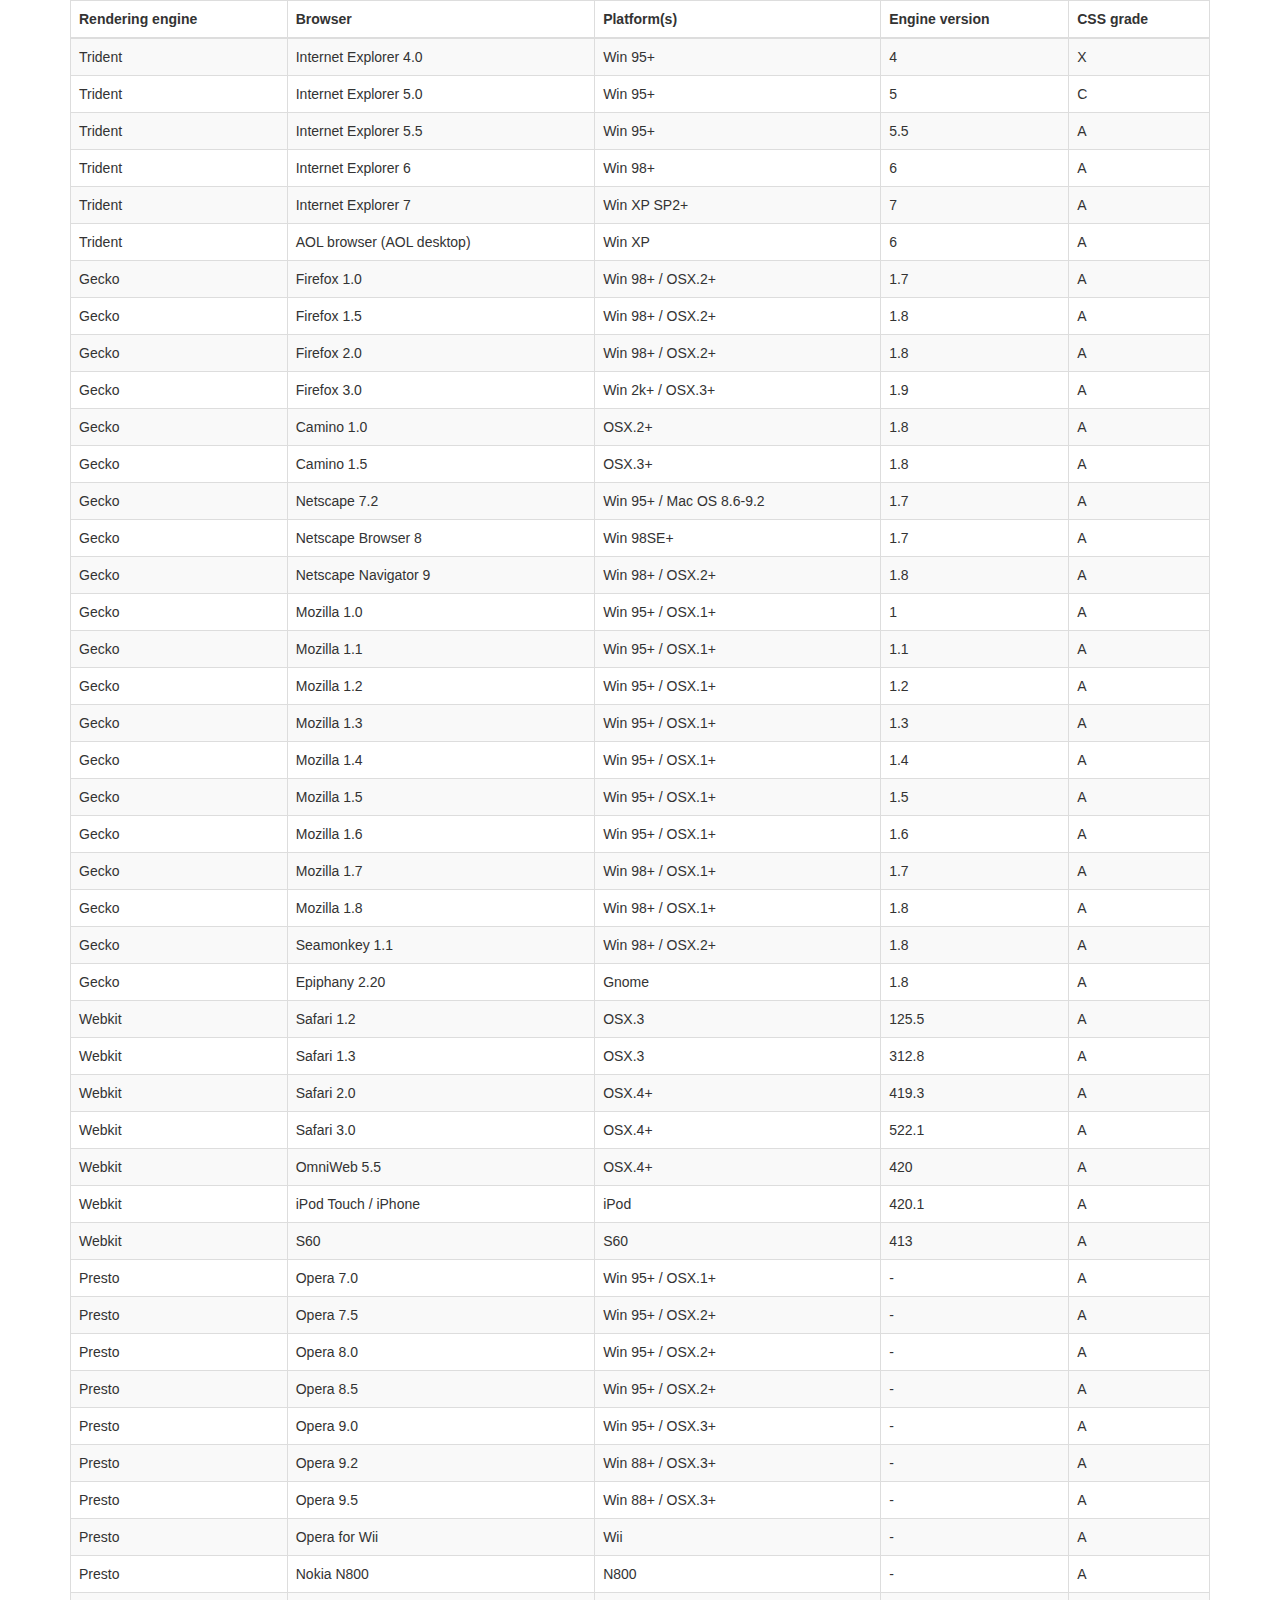
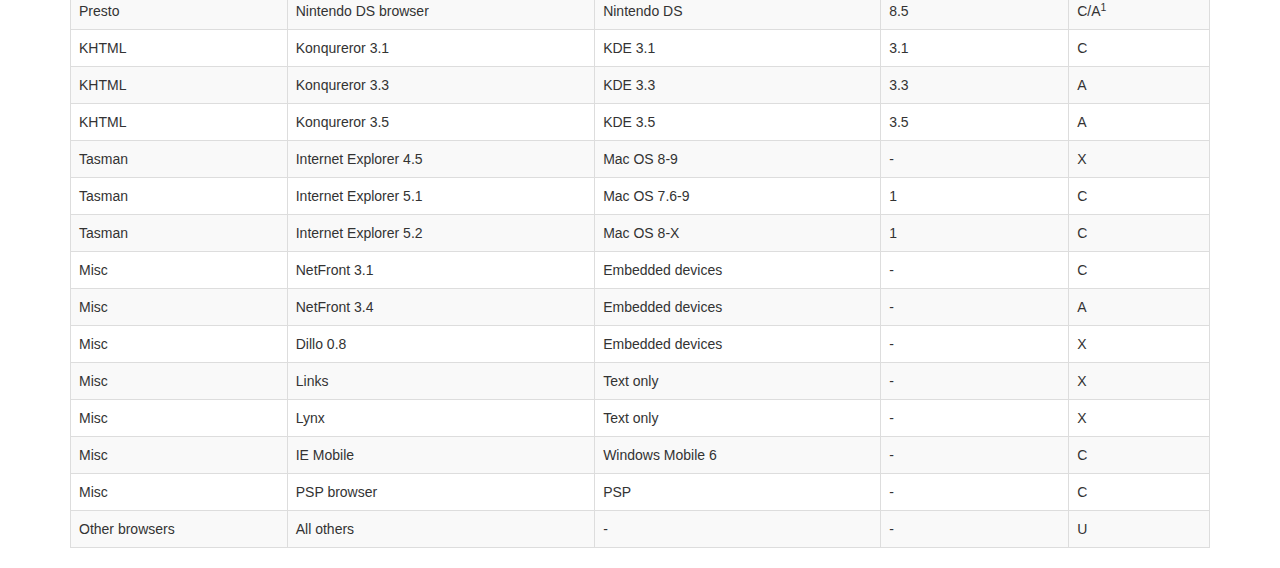
<file: bootadmin/vendor/datatables-plugins/index.html>
<!DOCTYPE HTML PUBLIC "-//W3C//DTD HTML 4.01//EN" "http://www.w3.org/TR/html4/strict.dtd">
<html>
	<head>
		<meta http-equiv="content-type" content="text/html; charset=utf-8" />
		
		<title>DataTables Bootstrap 3 example</title>

		<link rel="stylesheet" type="text/css" href="//maxcdn.bootstrapcdn.com/bootstrap/3.3.0/css/bootstrap.min.css">
		<link rel="stylesheet" type="text/css" href="dataTables.bootstrap.css">

		<script type="text/javascript" language="javascript" src="//code.jquery.com/jquery-1.11.1.min.js"></script>
		<script type="text/javascript" language="javascript" src="//cdn.datatables.net/1.10.3/js/jquery.dataTables.min.js"></script>
		<script type="text/javascript" language="javascript" src="dataTables.bootstrap.js"></script>
		<script type="text/javascript" charset="utf-8">
			$(document).ready(function() {
				$('#example').dataTable();
			} );
		</script>
	</head>
	<body>
		<div class="container">
			
<table cellpadding="0" cellspacing="0" border="0" class="table table-striped table-bordered" id="example">
	<thead>
		<tr>
			<th>Rendering engine</th>
			<th>Browser</th>
			<th>Platform(s)</th>
			<th>Engine version</th>
			<th>CSS grade</th>
		</tr>
	</thead>
	<tbody>
		<tr class="odd gradeX">
			<td>Trident</td>
			<td>Internet
				 Explorer 4.0</td>
			<td>Win 95+</td>
			<td class="center"> 4</td>
			<td class="center">X</td>
		</tr>
		<tr class="even gradeC">
			<td>Trident</td>
			<td>Internet
				 Explorer 5.0</td>
			<td>Win 95+</td>
			<td class="center">5</td>
			<td class="center">C</td>
		</tr>
		<tr class="odd gradeA">
			<td>Trident</td>
			<td>Internet
				 Explorer 5.5</td>
			<td>Win 95+</td>
			<td class="center">5.5</td>
			<td class="center">A</td>
		</tr>
		<tr class="even gradeA">
			<td>Trident</td>
			<td>Internet
				 Explorer 6</td>
			<td>Win 98+</td>
			<td class="center">6</td>
			<td class="center">A</td>
		</tr>
		<tr class="odd gradeA">
			<td>Trident</td>
			<td>Internet Explorer 7</td>
			<td>Win XP SP2+</td>
			<td class="center">7</td>
			<td class="center">A</td>
		</tr>
		<tr class="even gradeA">
			<td>Trident</td>
			<td>AOL browser (AOL desktop)</td>
			<td>Win XP</td>
			<td class="center">6</td>
			<td class="center">A</td>
		</tr>
		<tr class="gradeA">
			<td>Gecko</td>
			<td>Firefox 1.0</td>
			<td>Win 98+ / OSX.2+</td>
			<td class="center">1.7</td>
			<td class="center">A</td>
		</tr>
		<tr class="gradeA">
			<td>Gecko</td>
			<td>Firefox 1.5</td>
			<td>Win 98+ / OSX.2+</td>
			<td class="center">1.8</td>
			<td class="center">A</td>
		</tr>
		<tr class="gradeA">
			<td>Gecko</td>
			<td>Firefox 2.0</td>
			<td>Win 98+ / OSX.2+</td>
			<td class="center">1.8</td>
			<td class="center">A</td>
		</tr>
		<tr class="gradeA">
			<td>Gecko</td>
			<td>Firefox 3.0</td>
			<td>Win 2k+ / OSX.3+</td>
			<td class="center">1.9</td>
			<td class="center">A</td>
		</tr>
		<tr class="gradeA">
			<td>Gecko</td>
			<td>Camino 1.0</td>
			<td>OSX.2+</td>
			<td class="center">1.8</td>
			<td class="center">A</td>
		</tr>
		<tr class="gradeA">
			<td>Gecko</td>
			<td>Camino 1.5</td>
			<td>OSX.3+</td>
			<td class="center">1.8</td>
			<td class="center">A</td>
		</tr>
		<tr class="gradeA">
			<td>Gecko</td>
			<td>Netscape 7.2</td>
			<td>Win 95+ / Mac OS 8.6-9.2</td>
			<td class="center">1.7</td>
			<td class="center">A</td>
		</tr>
		<tr class="gradeA">
			<td>Gecko</td>
			<td>Netscape Browser 8</td>
			<td>Win 98SE+</td>
			<td class="center">1.7</td>
			<td class="center">A</td>
		</tr>
		<tr class="gradeA">
			<td>Gecko</td>
			<td>Netscape Navigator 9</td>
			<td>Win 98+ / OSX.2+</td>
			<td class="center">1.8</td>
			<td class="center">A</td>
		</tr>
		<tr class="gradeA">
			<td>Gecko</td>
			<td>Mozilla 1.0</td>
			<td>Win 95+ / OSX.1+</td>
			<td class="center">1</td>
			<td class="center">A</td>
		</tr>
		<tr class="gradeA">
			<td>Gecko</td>
			<td>Mozilla 1.1</td>
			<td>Win 95+ / OSX.1+</td>
			<td class="center">1.1</td>
			<td class="center">A</td>
		</tr>
		<tr class="gradeA">
			<td>Gecko</td>
			<td>Mozilla 1.2</td>
			<td>Win 95+ / OSX.1+</td>
			<td class="center">1.2</td>
			<td class="center">A</td>
		</tr>
		<tr class="gradeA">
			<td>Gecko</td>
			<td>Mozilla 1.3</td>
			<td>Win 95+ / OSX.1+</td>
			<td class="center">1.3</td>
			<td class="center">A</td>
		</tr>
		<tr class="gradeA">
			<td>Gecko</td>
			<td>Mozilla 1.4</td>
			<td>Win 95+ / OSX.1+</td>
			<td class="center">1.4</td>
			<td class="center">A</td>
		</tr>
		<tr class="gradeA">
			<td>Gecko</td>
			<td>Mozilla 1.5</td>
			<td>Win 95+ / OSX.1+</td>
			<td class="center">1.5</td>
			<td class="center">A</td>
		</tr>
		<tr class="gradeA">
			<td>Gecko</td>
			<td>Mozilla 1.6</td>
			<td>Win 95+ / OSX.1+</td>
			<td class="center">1.6</td>
			<td class="center">A</td>
		</tr>
		<tr class="gradeA">
			<td>Gecko</td>
			<td>Mozilla 1.7</td>
			<td>Win 98+ / OSX.1+</td>
			<td class="center">1.7</td>
			<td class="center">A</td>
		</tr>
		<tr class="gradeA">
			<td>Gecko</td>
			<td>Mozilla 1.8</td>
			<td>Win 98+ / OSX.1+</td>
			<td class="center">1.8</td>
			<td class="center">A</td>
		</tr>
		<tr class="gradeA">
			<td>Gecko</td>
			<td>Seamonkey 1.1</td>
			<td>Win 98+ / OSX.2+</td>
			<td class="center">1.8</td>
			<td class="center">A</td>
		</tr>
		<tr class="gradeA">
			<td>Gecko</td>
			<td>Epiphany 2.20</td>
			<td>Gnome</td>
			<td class="center">1.8</td>
			<td class="center">A</td>
		</tr>
		<tr class="gradeA">
			<td>Webkit</td>
			<td>Safari 1.2</td>
			<td>OSX.3</td>
			<td class="center">125.5</td>
			<td class="center">A</td>
		</tr>
		<tr class="gradeA">
			<td>Webkit</td>
			<td>Safari 1.3</td>
			<td>OSX.3</td>
			<td class="center">312.8</td>
			<td class="center">A</td>
		</tr>
		<tr class="gradeA">
			<td>Webkit</td>
			<td>Safari 2.0</td>
			<td>OSX.4+</td>
			<td class="center">419.3</td>
			<td class="center">A</td>
		</tr>
		<tr class="gradeA">
			<td>Webkit</td>
			<td>Safari 3.0</td>
			<td>OSX.4+</td>
			<td class="center">522.1</td>
			<td class="center">A</td>
		</tr>
		<tr class="gradeA">
			<td>Webkit</td>
			<td>OmniWeb 5.5</td>
			<td>OSX.4+</td>
			<td class="center">420</td>
			<td class="center">A</td>
		</tr>
		<tr class="gradeA">
			<td>Webkit</td>
			<td>iPod Touch / iPhone</td>
			<td>iPod</td>
			<td class="center">420.1</td>
			<td class="center">A</td>
		</tr>
		<tr class="gradeA">
			<td>Webkit</td>
			<td>S60</td>
			<td>S60</td>
			<td class="center">413</td>
			<td class="center">A</td>
		</tr>
		<tr class="gradeA">
			<td>Presto</td>
			<td>Opera 7.0</td>
			<td>Win 95+ / OSX.1+</td>
			<td class="center">-</td>
			<td class="center">A</td>
		</tr>
		<tr class="gradeA">
			<td>Presto</td>
			<td>Opera 7.5</td>
			<td>Win 95+ / OSX.2+</td>
			<td class="center">-</td>
			<td class="center">A</td>
		</tr>
		<tr class="gradeA">
			<td>Presto</td>
			<td>Opera 8.0</td>
			<td>Win 95+ / OSX.2+</td>
			<td class="center">-</td>
			<td class="center">A</td>
		</tr>
		<tr class="gradeA">
			<td>Presto</td>
			<td>Opera 8.5</td>
			<td>Win 95+ / OSX.2+</td>
			<td class="center">-</td>
			<td class="center">A</td>
		</tr>
		<tr class="gradeA">
			<td>Presto</td>
			<td>Opera 9.0</td>
			<td>Win 95+ / OSX.3+</td>
			<td class="center">-</td>
			<td class="center">A</td>
		</tr>
		<tr class="gradeA">
			<td>Presto</td>
			<td>Opera 9.2</td>
			<td>Win 88+ / OSX.3+</td>
			<td class="center">-</td>
			<td class="center">A</td>
		</tr>
		<tr class="gradeA">
			<td>Presto</td>
			<td>Opera 9.5</td>
			<td>Win 88+ / OSX.3+</td>
			<td class="center">-</td>
			<td class="center">A</td>
		</tr>
		<tr class="gradeA">
			<td>Presto</td>
			<td>Opera for Wii</td>
			<td>Wii</td>
			<td class="center">-</td>
			<td class="center">A</td>
		</tr>
		<tr class="gradeA">
			<td>Presto</td>
			<td>Nokia N800</td>
			<td>N800</td>
			<td class="center">-</td>
			<td class="center">A</td>
		</tr>
		<tr class="gradeA">
			<td>Presto</td>
			<td>Nintendo DS browser</td>
			<td>Nintendo DS</td>
			<td class="center">8.5</td>
			<td class="center">C/A<sup>1</sup></td>
		</tr>
		<tr class="gradeC">
			<td>KHTML</td>
			<td>Konqureror 3.1</td>
			<td>KDE 3.1</td>
			<td class="center">3.1</td>
			<td class="center">C</td>
		</tr>
		<tr class="gradeA">
			<td>KHTML</td>
			<td>Konqureror 3.3</td>
			<td>KDE 3.3</td>
			<td class="center">3.3</td>
			<td class="center">A</td>
		</tr>
		<tr class="gradeA">
			<td>KHTML</td>
			<td>Konqureror 3.5</td>
			<td>KDE 3.5</td>
			<td class="center">3.5</td>
			<td class="center">A</td>
		</tr>
		<tr class="gradeX">
			<td>Tasman</td>
			<td>Internet Explorer 4.5</td>
			<td>Mac OS 8-9</td>
			<td class="center">-</td>
			<td class="center">X</td>
		</tr>
		<tr class="gradeC">
			<td>Tasman</td>
			<td>Internet Explorer 5.1</td>
			<td>Mac OS 7.6-9</td>
			<td class="center">1</td>
			<td class="center">C</td>
		</tr>
		<tr class="gradeC">
			<td>Tasman</td>
			<td>Internet Explorer 5.2</td>
			<td>Mac OS 8-X</td>
			<td class="center">1</td>
			<td class="center">C</td>
		</tr>
		<tr class="gradeA">
			<td>Misc</td>
			<td>NetFront 3.1</td>
			<td>Embedded devices</td>
			<td class="center">-</td>
			<td class="center">C</td>
		</tr>
		<tr class="gradeA">
			<td>Misc</td>
			<td>NetFront 3.4</td>
			<td>Embedded devices</td>
			<td class="center">-</td>
			<td class="center">A</td>
		</tr>
		<tr class="gradeX">
			<td>Misc</td>
			<td>Dillo 0.8</td>
			<td>Embedded devices</td>
			<td class="center">-</td>
			<td class="center">X</td>
		</tr>
		<tr class="gradeX">
			<td>Misc</td>
			<td>Links</td>
			<td>Text only</td>
			<td class="center">-</td>
			<td class="center">X</td>
		</tr>
		<tr class="gradeX">
			<td>Misc</td>
			<td>Lynx</td>
			<td>Text only</td>
			<td class="center">-</td>
			<td class="center">X</td>
		</tr>
		<tr class="gradeC">
			<td>Misc</td>
			<td>IE Mobile</td>
			<td>Windows Mobile 6</td>
			<td class="center">-</td>
			<td class="center">C</td>
		</tr>
		<tr class="gradeC">
			<td>Misc</td>
			<td>PSP browser</td>
			<td>PSP</td>
			<td class="center">-</td>
			<td class="center">C</td>
		</tr>
		<tr class="gradeU">
			<td>Other browsers</td>
			<td>All others</td>
			<td>-</td>
			<td class="center">-</td>
			<td class="center">U</td>
		</tr>
	</tbody>
</table>
			
		</div>
	</body>
</html>
</file>
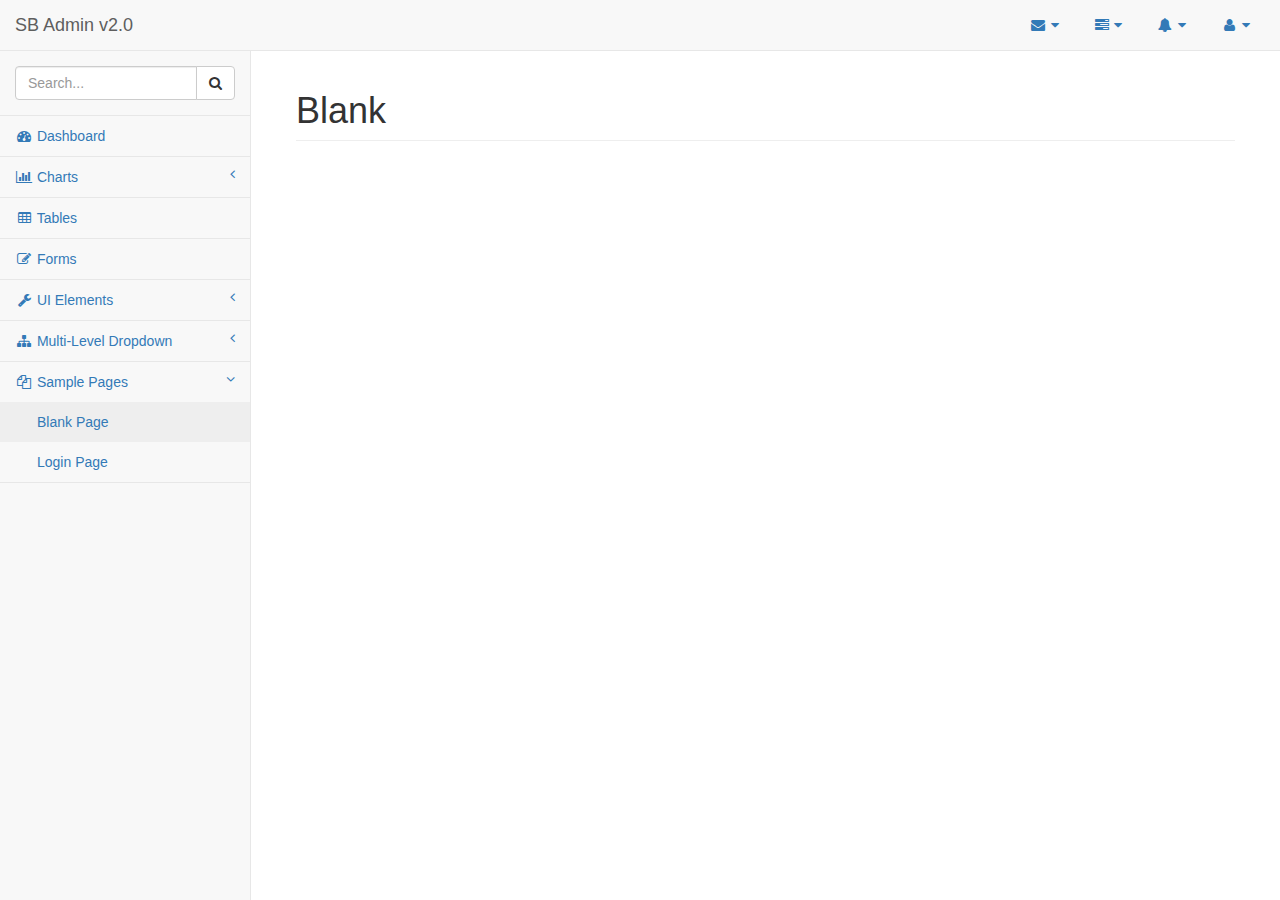
<file: bootadmin/pages/blank.html>
<!DOCTYPE html>
<html lang="en">

<head>

    <meta charset="utf-8">
    <meta http-equiv="X-UA-Compatible" content="IE=edge">
    <meta name="viewport" content="width=device-width, initial-scale=1">
    <meta name="description" content="">
    <meta name="author" content="">

    <title>SB Admin 2 - Bootstrap Admin Theme</title>

    <!-- Bootstrap Core CSS -->
    <link href="../vendor/bootstrap/css/bootstrap.min.css" rel="stylesheet">

    <!-- MetisMenu CSS -->
    <link href="../vendor/metisMenu/metisMenu.min.css" rel="stylesheet">

    <!-- Custom CSS -->
    <link href="../dist/css/sb-admin-2.css" rel="stylesheet">

    <!-- Custom Fonts -->
    <link href="../vendor/font-awesome/css/font-awesome.min.css" rel="stylesheet" type="text/css">

    <!-- HTML5 Shim and Respond.js IE8 support of HTML5 elements and media queries -->
    <!-- WARNING: Respond.js doesn't work if you view the page via file:// -->
    <!--[if lt IE 9]>
        <script src="https://oss.maxcdn.com/libs/html5shiv/3.7.0/html5shiv.js"></script>
        <script src="https://oss.maxcdn.com/libs/respond.js/1.4.2/respond.min.js"></script>
    <![endif]-->

</head>

<body>

    <div id="wrapper">

        <!-- Navigation -->
        <nav class="navbar navbar-default navbar-static-top" role="navigation" style="margin-bottom: 0">
            <div class="navbar-header">
                <button type="button" class="navbar-toggle" data-toggle="collapse" data-target=".navbar-collapse">
                    <span class="sr-only">Toggle navigation</span>
                    <span class="icon-bar"></span>
                    <span class="icon-bar"></span>
                    <span class="icon-bar"></span>
                </button>
                <a class="navbar-brand" href="index.html">SB Admin v2.0</a>
            </div>
            <!-- /.navbar-header -->

            <ul class="nav navbar-top-links navbar-right">
                <li class="dropdown">
                    <a class="dropdown-toggle" data-toggle="dropdown" href="#">
                        <i class="fa fa-envelope fa-fw"></i> <i class="fa fa-caret-down"></i>
                    </a>
                    <ul class="dropdown-menu dropdown-messages">
                        <li>
                            <a href="#">
                                <div>
                                    <strong>John Smith</strong>
                                    <span class="pull-right text-muted">
                                        <em>Yesterday</em>
                                    </span>
                                </div>
                                <div>Lorem ipsum dolor sit amet, consectetur adipiscing elit. Pellentesque eleifend...</div>
                            </a>
                        </li>
                        <li class="divider"></li>
                        <li>
                            <a href="#">
                                <div>
                                    <strong>John Smith</strong>
                                    <span class="pull-right text-muted">
                                        <em>Yesterday</em>
                                    </span>
                                </div>
                                <div>Lorem ipsum dolor sit amet, consectetur adipiscing elit. Pellentesque eleifend...</div>
                            </a>
                        </li>
                        <li class="divider"></li>
                        <li>
                            <a href="#">
                                <div>
                                    <strong>John Smith</strong>
                                    <span class="pull-right text-muted">
                                        <em>Yesterday</em>
                                    </span>
                                </div>
                                <div>Lorem ipsum dolor sit amet, consectetur adipiscing elit. Pellentesque eleifend...</div>
                            </a>
                        </li>
                        <li class="divider"></li>
                        <li>
                            <a class="text-center" href="#">
                                <strong>Read All Messages</strong>
                                <i class="fa fa-angle-right"></i>
                            </a>
                        </li>
                    </ul>
                    <!-- /.dropdown-messages -->
                </li>
                <!-- /.dropdown -->
                <li class="dropdown">
                    <a class="dropdown-toggle" data-toggle="dropdown" href="#">
                        <i class="fa fa-tasks fa-fw"></i> <i class="fa fa-caret-down"></i>
                    </a>
                    <ul class="dropdown-menu dropdown-tasks">
                        <li>
                            <a href="#">
                                <div>
                                    <p>
                                        <strong>Task 1</strong>
                                        <span class="pull-right text-muted">40% Complete</span>
                                    </p>
                                    <div class="progress progress-striped active">
                                        <div class="progress-bar progress-bar-success" role="progressbar" aria-valuenow="40" aria-valuemin="0" aria-valuemax="100" style="width: 40%">
                                            <span class="sr-only">40% Complete (success)</span>
                                        </div>
                                    </div>
                                </div>
                            </a>
                        </li>
                        <li class="divider"></li>
                        <li>
                            <a href="#">
                                <div>
                                    <p>
                                        <strong>Task 2</strong>
                                        <span class="pull-right text-muted">20% Complete</span>
                                    </p>
                                    <div class="progress progress-striped active">
                                        <div class="progress-bar progress-bar-info" role="progressbar" aria-valuenow="20" aria-valuemin="0" aria-valuemax="100" style="width: 20%">
                                            <span class="sr-only">20% Complete</span>
                                        </div>
                                    </div>
                                </div>
                            </a>
                        </li>
                        <li class="divider"></li>
                        <li>
                            <a href="#">
                                <div>
                                    <p>
                                        <strong>Task 3</strong>
                                        <span class="pull-right text-muted">60% Complete</span>
                                    </p>
                                    <div class="progress progress-striped active">
                                        <div class="progress-bar progress-bar-warning" role="progressbar" aria-valuenow="60" aria-valuemin="0" aria-valuemax="100" style="width: 60%">
                                            <span class="sr-only">60% Complete (warning)</span>
                                        </div>
                                    </div>
                                </div>
                            </a>
                        </li>
                        <li class="divider"></li>
                        <li>
                            <a href="#">
                                <div>
                                    <p>
                                        <strong>Task 4</strong>
                                        <span class="pull-right text-muted">80% Complete</span>
                                    </p>
                                    <div class="progress progress-striped active">
                                        <div class="progress-bar progress-bar-danger" role="progressbar" aria-valuenow="80" aria-valuemin="0" aria-valuemax="100" style="width: 80%">
                                            <span class="sr-only">80% Complete (danger)</span>
                                        </div>
                                    </div>
                                </div>
                            </a>
                        </li>
                        <li class="divider"></li>
                        <li>
                            <a class="text-center" href="#">
                                <strong>See All Tasks</strong>
                                <i class="fa fa-angle-right"></i>
                            </a>
                        </li>
                    </ul>
                    <!-- /.dropdown-tasks -->
                </li>
                <!-- /.dropdown -->
                <li class="dropdown">
                    <a class="dropdown-toggle" data-toggle="dropdown" href="#">
                        <i class="fa fa-bell fa-fw"></i> <i class="fa fa-caret-down"></i>
                    </a>
                    <ul class="dropdown-menu dropdown-alerts">
                        <li>
                            <a href="#">
                                <div>
                                    <i class="fa fa-comment fa-fw"></i> New Comment
                                    <span class="pull-right text-muted small">4 minutes ago</span>
                                </div>
                            </a>
                        </li>
                        <li class="divider"></li>
                        <li>
                            <a href="#">
                                <div>
                                    <i class="fa fa-twitter fa-fw"></i> 3 New Followers
                                    <span class="pull-right text-muted small">12 minutes ago</span>
                                </div>
                            </a>
                        </li>
                        <li class="divider"></li>
                        <li>
                            <a href="#">
                                <div>
                                    <i class="fa fa-envelope fa-fw"></i> Message Sent
                                    <span class="pull-right text-muted small">4 minutes ago</span>
                                </div>
                            </a>
                        </li>
                        <li class="divider"></li>
                        <li>
                            <a href="#">
                                <div>
                                    <i class="fa fa-tasks fa-fw"></i> New Task
                                    <span class="pull-right text-muted small">4 minutes ago</span>
                                </div>
                            </a>
                        </li>
                        <li class="divider"></li>
                        <li>
                            <a href="#">
                                <div>
                                    <i class="fa fa-upload fa-fw"></i> Server Rebooted
                                    <span class="pull-right text-muted small">4 minutes ago</span>
                                </div>
                            </a>
                        </li>
                        <li class="divider"></li>
                        <li>
                            <a class="text-center" href="#">
                                <strong>See All Alerts</strong>
                                <i class="fa fa-angle-right"></i>
                            </a>
                        </li>
                    </ul>
                    <!-- /.dropdown-alerts -->
                </li>
                <!-- /.dropdown -->
                <li class="dropdown">
                    <a class="dropdown-toggle" data-toggle="dropdown" href="#">
                        <i class="fa fa-user fa-fw"></i> <i class="fa fa-caret-down"></i>
                    </a>
                    <ul class="dropdown-menu dropdown-user">
                        <li><a href="#"><i class="fa fa-user fa-fw"></i> User Profile</a>
                        </li>
                        <li><a href="#"><i class="fa fa-gear fa-fw"></i> Settings</a>
                        </li>
                        <li class="divider"></li>
                        <li><a href="login.html"><i class="fa fa-sign-out fa-fw"></i> Logout</a>
                        </li>
                    </ul>
                    <!-- /.dropdown-user -->
                </li>
                <!-- /.dropdown -->
            </ul>
            <!-- /.navbar-top-links -->

            <div class="navbar-default sidebar" role="navigation">
                <div class="sidebar-nav navbar-collapse">
                    <ul class="nav" id="side-menu">
                        <li class="sidebar-search">
                            <div class="input-group custom-search-form">
                                <input type="text" class="form-control" placeholder="Search...">
                                <span class="input-group-btn">
                                    <button class="btn btn-default" type="button">
                                        <i class="fa fa-search"></i>
                                    </button>
                                </span>
                            </div>
                            <!-- /input-group -->
                        </li>
                        <li>
                            <a href="index.html"><i class="fa fa-dashboard fa-fw"></i> Dashboard</a>
                        </li>
                        <li>
                            <a href="#"><i class="fa fa-bar-chart-o fa-fw"></i> Charts<span class="fa arrow"></span></a>
                            <ul class="nav nav-second-level">
                                <li>
                                    <a href="flot.html">Flot Charts</a>
                                </li>
                                <li>
                                    <a href="morris.html">Morris.js Charts</a>
                                </li>
                            </ul>
                            <!-- /.nav-second-level -->
                        </li>
                        <li>
                            <a href="tables.html"><i class="fa fa-table fa-fw"></i> Tables</a>
                        </li>
                        <li>
                            <a href="forms.html"><i class="fa fa-edit fa-fw"></i> Forms</a>
                        </li>
                        <li>
                            <a href="#"><i class="fa fa-wrench fa-fw"></i> UI Elements<span class="fa arrow"></span></a>
                            <ul class="nav nav-second-level">
                                <li>
                                    <a href="panels-wells.html">Panels and Wells</a>
                                </li>
                                <li>
                                    <a href="buttons.html">Buttons</a>
                                </li>
                                <li>
                                    <a href="notifications.html">Notifications</a>
                                </li>
                                <li>
                                    <a href="typography.html">Typography</a>
                                </li>
                                <li>
                                    <a href="icons.html"> Icons</a>
                                </li>
                                <li>
                                    <a href="grid.html">Grid</a>
                                </li>
                            </ul>
                            <!-- /.nav-second-level -->
                        </li>
                        <li>
                            <a href="#"><i class="fa fa-sitemap fa-fw"></i> Multi-Level Dropdown<span class="fa arrow"></span></a>
                            <ul class="nav nav-second-level">
                                <li>
                                    <a href="#">Second Level Item</a>
                                </li>
                                <li>
                                    <a href="#">Second Level Item</a>
                                </li>
                                <li>
                                    <a href="#">Third Level <span class="fa arrow"></span></a>
                                    <ul class="nav nav-third-level">
                                        <li>
                                            <a href="#">Third Level Item</a>
                                        </li>
                                        <li>
                                            <a href="#">Third Level Item</a>
                                        </li>
                                        <li>
                                            <a href="#">Third Level Item</a>
                                        </li>
                                        <li>
                                            <a href="#">Third Level Item</a>
                                        </li>
                                    </ul>
                                    <!-- /.nav-third-level -->
                                </li>
                            </ul>
                            <!-- /.nav-second-level -->
                        </li>
                        <li class="active">
                            <a href="#"><i class="fa fa-files-o fa-fw"></i> Sample Pages<span class="fa arrow"></span></a>
                            <ul class="nav nav-second-level">
                                <li>
                                    <a class="active" href="blank.html">Blank Page</a>
                                </li>
                                <li>
                                    <a href="login.html">Login Page</a>
                                </li>
                            </ul>
                            <!-- /.nav-second-level -->
                        </li>
                    </ul>
                </div>
                <!-- /.sidebar-collapse -->
            </div>
            <!-- /.navbar-static-side -->
        </nav>

        <!-- Page Content -->
        <div id="page-wrapper">
            <div class="container-fluid">
                <div class="row">
                    <div class="col-lg-12">
                        <h1 class="page-header">Blank</h1>
                    </div>
                    <!-- /.col-lg-12 -->
                </div>
                <!-- /.row -->
            </div>
            <!-- /.container-fluid -->
        </div>
        <!-- /#page-wrapper -->

    </div>
    <!-- /#wrapper -->

    <!-- jQuery -->
    <script src="../vendor/jquery/jquery.min.js"></script>

    <!-- Bootstrap Core JavaScript -->
    <script src="../vendor/bootstrap/js/bootstrap.min.js"></script>

    <!-- Metis Menu Plugin JavaScript -->
    <script src="../vendor/metisMenu/metisMenu.min.js"></script>

    <!-- Custom Theme JavaScript -->
    <script src="../dist/js/sb-admin-2.js"></script>

</body>

</html>
</file>
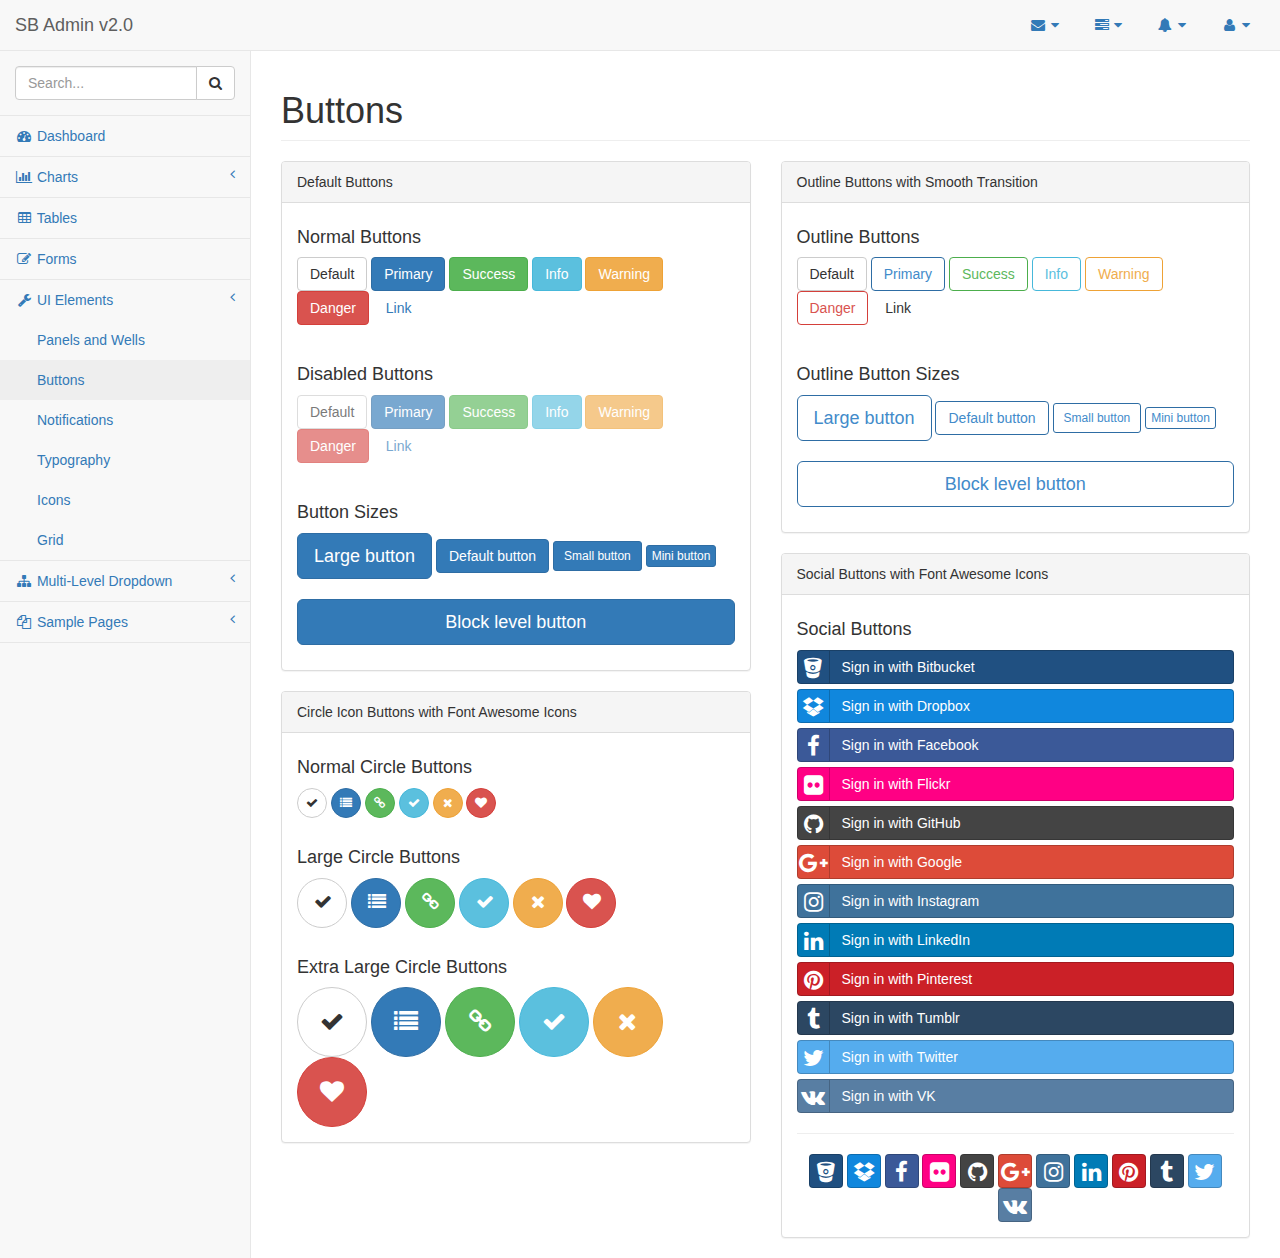
<file: bootadmin/pages/buttons.html>
<!DOCTYPE html>
<html lang="en">

<head>

    <meta charset="utf-8">
    <meta http-equiv="X-UA-Compatible" content="IE=edge">
    <meta name="viewport" content="width=device-width, initial-scale=1">
    <meta name="description" content="">
    <meta name="author" content="">

    <title>SB Admin 2 - Bootstrap Admin Theme</title>

    <!-- Bootstrap Core CSS -->
    <link href="../vendor/bootstrap/css/bootstrap.min.css" rel="stylesheet">

    <!-- MetisMenu CSS -->
    <link href="../vendor/metisMenu/metisMenu.min.css" rel="stylesheet">

    <!-- Social Buttons CSS -->
    <link href="../vendor/bootstrap-social/bootstrap-social.css" rel="stylesheet">

    <!-- Custom CSS -->
    <link href="../dist/css/sb-admin-2.css" rel="stylesheet">

    <!-- Custom Fonts -->
    <link href="../vendor/font-awesome/css/font-awesome.min.css" rel="stylesheet" type="text/css">

    <!-- HTML5 Shim and Respond.js IE8 support of HTML5 elements and media queries -->
    <!-- WARNING: Respond.js doesn't work if you view the page via file:// -->
    <!--[if lt IE 9]>
        <script src="https://oss.maxcdn.com/libs/html5shiv/3.7.0/html5shiv.js"></script>
        <script src="https://oss.maxcdn.com/libs/respond.js/1.4.2/respond.min.js"></script>
    <![endif]-->

</head>

<body>

    <div id="wrapper">

        <!-- Navigation -->
        <nav class="navbar navbar-default navbar-static-top" role="navigation" style="margin-bottom: 0">
            <div class="navbar-header">
                <button type="button" class="navbar-toggle" data-toggle="collapse" data-target=".navbar-collapse">
                    <span class="sr-only">Toggle navigation</span>
                    <span class="icon-bar"></span>
                    <span class="icon-bar"></span>
                    <span class="icon-bar"></span>
                </button>
                <a class="navbar-brand" href="index.html">SB Admin v2.0</a>
            </div>
            <!-- /.navbar-header -->

            <ul class="nav navbar-top-links navbar-right">
                <li class="dropdown">
                    <a class="dropdown-toggle" data-toggle="dropdown" href="#">
                        <i class="fa fa-envelope fa-fw"></i> <i class="fa fa-caret-down"></i>
                    </a>
                    <ul class="dropdown-menu dropdown-messages">
                        <li>
                            <a href="#">
                                <div>
                                    <strong>John Smith</strong>
                                    <span class="pull-right text-muted">
                                        <em>Yesterday</em>
                                    </span>
                                </div>
                                <div>Lorem ipsum dolor sit amet, consectetur adipiscing elit. Pellentesque eleifend...</div>
                            </a>
                        </li>
                        <li class="divider"></li>
                        <li>
                            <a href="#">
                                <div>
                                    <strong>John Smith</strong>
                                    <span class="pull-right text-muted">
                                        <em>Yesterday</em>
                                    </span>
                                </div>
                                <div>Lorem ipsum dolor sit amet, consectetur adipiscing elit. Pellentesque eleifend...</div>
                            </a>
                        </li>
                        <li class="divider"></li>
                        <li>
                            <a href="#">
                                <div>
                                    <strong>John Smith</strong>
                                    <span class="pull-right text-muted">
                                        <em>Yesterday</em>
                                    </span>
                                </div>
                                <div>Lorem ipsum dolor sit amet, consectetur adipiscing elit. Pellentesque eleifend...</div>
                            </a>
                        </li>
                        <li class="divider"></li>
                        <li>
                            <a class="text-center" href="#">
                                <strong>Read All Messages</strong>
                                <i class="fa fa-angle-right"></i>
                            </a>
                        </li>
                    </ul>
                    <!-- /.dropdown-messages -->
                </li>
                <!-- /.dropdown -->
                <li class="dropdown">
                    <a class="dropdown-toggle" data-toggle="dropdown" href="#">
                        <i class="fa fa-tasks fa-fw"></i> <i class="fa fa-caret-down"></i>
                    </a>
                    <ul class="dropdown-menu dropdown-tasks">
                        <li>
                            <a href="#">
                                <div>
                                    <p>
                                        <strong>Task 1</strong>
                                        <span class="pull-right text-muted">40% Complete</span>
                                    </p>
                                    <div class="progress progress-striped active">
                                        <div class="progress-bar progress-bar-success" role="progressbar" aria-valuenow="40" aria-valuemin="0" aria-valuemax="100" style="width: 40%">
                                            <span class="sr-only">40% Complete (success)</span>
                                        </div>
                                    </div>
                                </div>
                            </a>
                        </li>
                        <li class="divider"></li>
                        <li>
                            <a href="#">
                                <div>
                                    <p>
                                        <strong>Task 2</strong>
                                        <span class="pull-right text-muted">20% Complete</span>
                                    </p>
                                    <div class="progress progress-striped active">
                                        <div class="progress-bar progress-bar-info" role="progressbar" aria-valuenow="20" aria-valuemin="0" aria-valuemax="100" style="width: 20%">
                                            <span class="sr-only">20% Complete</span>
                                        </div>
                                    </div>
                                </div>
                            </a>
                        </li>
                        <li class="divider"></li>
                        <li>
                            <a href="#">
                                <div>
                                    <p>
                                        <strong>Task 3</strong>
                                        <span class="pull-right text-muted">60% Complete</span>
                                    </p>
                                    <div class="progress progress-striped active">
                                        <div class="progress-bar progress-bar-warning" role="progressbar" aria-valuenow="60" aria-valuemin="0" aria-valuemax="100" style="width: 60%">
                                            <span class="sr-only">60% Complete (warning)</span>
                                        </div>
                                    </div>
                                </div>
                            </a>
                        </li>
                        <li class="divider"></li>
                        <li>
                            <a href="#">
                                <div>
                                    <p>
                                        <strong>Task 4</strong>
                                        <span class="pull-right text-muted">80% Complete</span>
                                    </p>
                                    <div class="progress progress-striped active">
                                        <div class="progress-bar progress-bar-danger" role="progressbar" aria-valuenow="80" aria-valuemin="0" aria-valuemax="100" style="width: 80%">
                                            <span class="sr-only">80% Complete (danger)</span>
                                        </div>
                                    </div>
                                </div>
                            </a>
                        </li>
                        <li class="divider"></li>
                        <li>
                            <a class="text-center" href="#">
                                <strong>See All Tasks</strong>
                                <i class="fa fa-angle-right"></i>
                            </a>
                        </li>
                    </ul>
                    <!-- /.dropdown-tasks -->
                </li>
                <!-- /.dropdown -->
                <li class="dropdown">
                    <a class="dropdown-toggle" data-toggle="dropdown" href="#">
                        <i class="fa fa-bell fa-fw"></i> <i class="fa fa-caret-down"></i>
                    </a>
                    <ul class="dropdown-menu dropdown-alerts">
                        <li>
                            <a href="#">
                                <div>
                                    <i class="fa fa-comment fa-fw"></i> New Comment
                                    <span class="pull-right text-muted small">4 minutes ago</span>
                                </div>
                            </a>
                        </li>
                        <li class="divider"></li>
                        <li>
                            <a href="#">
                                <div>
                                    <i class="fa fa-twitter fa-fw"></i> 3 New Followers
                                    <span class="pull-right text-muted small">12 minutes ago</span>
                                </div>
                            </a>
                        </li>
                        <li class="divider"></li>
                        <li>
                            <a href="#">
                                <div>
                                    <i class="fa fa-envelope fa-fw"></i> Message Sent
                                    <span class="pull-right text-muted small">4 minutes ago</span>
                                </div>
                            </a>
                        </li>
                        <li class="divider"></li>
                        <li>
                            <a href="#">
                                <div>
                                    <i class="fa fa-tasks fa-fw"></i> New Task
                                    <span class="pull-right text-muted small">4 minutes ago</span>
                                </div>
                            </a>
                        </li>
                        <li class="divider"></li>
                        <li>
                            <a href="#">
                                <div>
                                    <i class="fa fa-upload fa-fw"></i> Server Rebooted
                                    <span class="pull-right text-muted small">4 minutes ago</span>
                                </div>
                            </a>
                        </li>
                        <li class="divider"></li>
                        <li>
                            <a class="text-center" href="#">
                                <strong>See All Alerts</strong>
                                <i class="fa fa-angle-right"></i>
                            </a>
                        </li>
                    </ul>
                    <!-- /.dropdown-alerts -->
                </li>
                <!-- /.dropdown -->
                <li class="dropdown">
                    <a class="dropdown-toggle" data-toggle="dropdown" href="#">
                        <i class="fa fa-user fa-fw"></i> <i class="fa fa-caret-down"></i>
                    </a>
                    <ul class="dropdown-menu dropdown-user">
                        <li><a href="#"><i class="fa fa-user fa-fw"></i> User Profile</a>
                        </li>
                        <li><a href="#"><i class="fa fa-gear fa-fw"></i> Settings</a>
                        </li>
                        <li class="divider"></li>
                        <li><a href="login.html"><i class="fa fa-sign-out fa-fw"></i> Logout</a>
                        </li>
                    </ul>
                    <!-- /.dropdown-user -->
                </li>
                <!-- /.dropdown -->
            </ul>
            <!-- /.navbar-top-links -->

            <div class="navbar-default sidebar" role="navigation">
                <div class="sidebar-nav navbar-collapse">
                    <ul class="nav" id="side-menu">
                        <li class="sidebar-search">
                            <div class="input-group custom-search-form">
                                <input type="text" class="form-control" placeholder="Search...">
                                <span class="input-group-btn">
                                <button class="btn btn-default" type="button">
                                    <i class="fa fa-search"></i>
                                </button>
                            </span>
                            </div>
                            <!-- /input-group -->
                        </li>
                        <li>
                            <a href="index.html"><i class="fa fa-dashboard fa-fw"></i> Dashboard</a>
                        </li>
                        <li>
                            <a href="#"><i class="fa fa-bar-chart-o fa-fw"></i> Charts<span class="fa arrow"></span></a>
                            <ul class="nav nav-second-level">
                                <li>
                                    <a href="flot.html">Flot Charts</a>
                                </li>
                                <li>
                                    <a href="morris.html">Morris.js Charts</a>
                                </li>
                            </ul>
                            <!-- /.nav-second-level -->
                        </li>
                        <li>
                            <a href="tables.html"><i class="fa fa-table fa-fw"></i> Tables</a>
                        </li>
                        <li>
                            <a href="forms.html"><i class="fa fa-edit fa-fw"></i> Forms</a>
                        </li>
                        <li>
                            <a href="#"><i class="fa fa-wrench fa-fw"></i> UI Elements<span class="fa arrow"></span></a>
                            <ul class="nav nav-second-level">
                                <li>
                                    <a href="panels-wells.html">Panels and Wells</a>
                                </li>
                                <li>
                                    <a href="buttons.html">Buttons</a>
                                </li>
                                <li>
                                    <a href="notifications.html">Notifications</a>
                                </li>
                                <li>
                                    <a href="typography.html">Typography</a>
                                </li>
                                <li>
                                    <a href="icons.html"> Icons</a>
                                </li>
                                <li>
                                    <a href="grid.html">Grid</a>
                                </li>
                            </ul>
                            <!-- /.nav-second-level -->
                        </li>
                        <li>
                            <a href="#"><i class="fa fa-sitemap fa-fw"></i> Multi-Level Dropdown<span class="fa arrow"></span></a>
                            <ul class="nav nav-second-level">
                                <li>
                                    <a href="#">Second Level Item</a>
                                </li>
                                <li>
                                    <a href="#">Second Level Item</a>
                                </li>
                                <li>
                                    <a href="#">Third Level <span class="fa arrow"></span></a>
                                    <ul class="nav nav-third-level">
                                        <li>
                                            <a href="#">Third Level Item</a>
                                        </li>
                                        <li>
                                            <a href="#">Third Level Item</a>
                                        </li>
                                        <li>
                                            <a href="#">Third Level Item</a>
                                        </li>
                                        <li>
                                            <a href="#">Third Level Item</a>
                                        </li>
                                    </ul>
                                    <!-- /.nav-third-level -->
                                </li>
                            </ul>
                            <!-- /.nav-second-level -->
                        </li>
                        <li>
                            <a href="#"><i class="fa fa-files-o fa-fw"></i> Sample Pages<span class="fa arrow"></span></a>
                            <ul class="nav nav-second-level">
                                <li>
                                    <a href="blank.html">Blank Page</a>
                                </li>
                                <li>
                                    <a href="login.html">Login Page</a>
                                </li>
                            </ul>
                            <!-- /.nav-second-level -->
                        </li>
                    </ul>
                </div>
                <!-- /.sidebar-collapse -->
            </div>
            <!-- /.navbar-static-side -->
        </nav>

        <!-- Page Content -->
        <div id="page-wrapper">
            <div class="row">
                <div class="col-lg-12">
                    <h1 class="page-header">Buttons</h1>
                </div>
                <!-- /.col-lg-12 -->
            </div>
            <!-- /.row -->
            <div class="row">
                <div class="col-lg-6">
                    <div class="panel panel-default">
                        <div class="panel-heading">
                            Default Buttons
                        </div>
                        <!-- /.panel-heading -->
                        <div class="panel-body">
                            <h4>Normal Buttons</h4>
                            <p>
                                <button type="button" class="btn btn-default">Default</button>
                                <button type="button" class="btn btn-primary">Primary</button>
                                <button type="button" class="btn btn-success">Success</button>
                                <button type="button" class="btn btn-info">Info</button>
                                <button type="button" class="btn btn-warning">Warning</button>
                                <button type="button" class="btn btn-danger">Danger</button>
                                <button type="button" class="btn btn-link">Link</button>
                            </p>
                            <br>
                            <h4>Disabled Buttons</h4>
                            <p>
                                <button type="button" class="btn btn-default disabled">Default</button>
                                <button type="button" class="btn btn-primary disabled">Primary</button>
                                <button type="button" class="btn btn-success disabled">Success</button>
                                <button type="button" class="btn btn-info disabled">Info</button>
                                <button type="button" class="btn btn-warning disabled">Warning</button>
                                <button type="button" class="btn btn-danger disabled">Danger</button>
                                <button type="button" class="btn btn-link disabled">Link</button>
                            </p>
                            <br>
                            <h4>Button Sizes</h4>
                            <p>
                                <button type="button" class="btn btn-primary btn-lg">Large button</button>
                                <button type="button" class="btn btn-primary">Default button</button>
                                <button type="button" class="btn btn-primary btn-sm">Small button</button>
                                <button type="button" class="btn btn-primary btn-xs">Mini button</button>
                                <br>
                                <br>
                                <button type="button" class="btn btn-primary btn-lg btn-block">Block level button</button>
                            </p>
                        </div>
                        <!-- /.panel-body -->
                    </div>
                    <!-- /.panel -->
                    <div class="panel panel-default">
                        <div class="panel-heading">
                            Circle Icon Buttons with Font Awesome Icons
                        </div>
                        <!-- /.panel-heading -->
                        <div class="panel-body">
                            <h4>Normal Circle Buttons</h4>
                            <button type="button" class="btn btn-default btn-circle"><i class="fa fa-check"></i>
                            </button>
                            <button type="button" class="btn btn-primary btn-circle"><i class="fa fa-list"></i>
                            </button>
                            <button type="button" class="btn btn-success btn-circle"><i class="fa fa-link"></i>
                            </button>
                            <button type="button" class="btn btn-info btn-circle"><i class="fa fa-check"></i>
                            </button>
                            <button type="button" class="btn btn-warning btn-circle"><i class="fa fa-times"></i>
                            </button>
                            <button type="button" class="btn btn-danger btn-circle"><i class="fa fa-heart"></i>
                            </button>
                            <br>
                            <br>
                            <h4>Large Circle Buttons</h4>
                            <button type="button" class="btn btn-default btn-circle btn-lg"><i class="fa fa-check"></i>
                            </button>
                            <button type="button" class="btn btn-primary btn-circle btn-lg"><i class="fa fa-list"></i>
                            </button>
                            <button type="button" class="btn btn-success btn-circle btn-lg"><i class="fa fa-link"></i>
                            </button>
                            <button type="button" class="btn btn-info btn-circle btn-lg"><i class="fa fa-check"></i>
                            </button>
                            <button type="button" class="btn btn-warning btn-circle btn-lg"><i class="fa fa-times"></i>
                            </button>
                            <button type="button" class="btn btn-danger btn-circle btn-lg"><i class="fa fa-heart"></i>
                            </button>
                            <br>
                            <br>
                            <h4>Extra Large Circle Buttons</h4>
                            <button type="button" class="btn btn-default btn-circle btn-xl"><i class="fa fa-check"></i>
                            </button>
                            <button type="button" class="btn btn-primary btn-circle btn-xl"><i class="fa fa-list"></i>
                            </button>
                            <button type="button" class="btn btn-success btn-circle btn-xl"><i class="fa fa-link"></i>
                            </button>
                            <button type="button" class="btn btn-info btn-circle btn-xl"><i class="fa fa-check"></i>
                            </button>
                            <button type="button" class="btn btn-warning btn-circle btn-xl"><i class="fa fa-times"></i>
                            </button>
                            <button type="button" class="btn btn-danger btn-circle btn-xl"><i class="fa fa-heart"></i>
                            </button>
                        </div>
                        <!-- /.panel-body -->
                    </div>
                    <!-- /.panel -->
                </div>
                <!-- /.col-lg-6 -->
                <div class="col-lg-6">
                    <div class="panel panel-default">
                        <div class="panel-heading">
                            Outline Buttons with Smooth Transition
                        </div>
                        <!-- /.panel-heading -->
                        <div class="panel-body">
                            <h4>Outline Buttons</h4>
                            <p>
                                <button type="button" class="btn btn-outline btn-default">Default</button>
                                <button type="button" class="btn btn-outline btn-primary">Primary</button>
                                <button type="button" class="btn btn-outline btn-success">Success</button>
                                <button type="button" class="btn btn-outline btn-info">Info</button>
                                <button type="button" class="btn btn-outline btn-warning">Warning</button>
                                <button type="button" class="btn btn-outline btn-danger">Danger</button>
                                <button type="button" class="btn btn-outline btn-link">Link</button>
                            </p>
                            <br>
                            <h4>Outline Button Sizes</h4>
                            <p>
                                <button type="button" class="btn btn-outline btn-primary btn-lg">Large button</button>
                                <button type="button" class="btn btn-outline btn-primary">Default button</button>
                                <button type="button" class="btn btn-outline btn-primary btn-sm">Small button</button>
                                <button type="button" class="btn btn-outline btn-primary btn-xs">Mini button</button>
                                <br>
                                <br>
                                <button type="button" class="btn btn-outline btn-primary btn-lg btn-block">Block level button</button>
                            </p>
                        </div>
                        <!-- /.panel-body -->
                    </div>
                    <!-- /.panel -->
                    <div class="panel panel-default">
                        <div class="panel-heading">
                            Social Buttons with Font Awesome Icons
                        </div>
                        <!-- /.panel-heading -->
                        <div class="panel-body">
                            <h4>Social Buttons</h4>
                            <a class="btn btn-block btn-social btn-bitbucket">
                                <i class="fa fa-bitbucket"></i> Sign in with Bitbucket
                            </a>
                            <a class="btn btn-block btn-social btn-dropbox">
                                <i class="fa fa-dropbox"></i> Sign in with Dropbox
                            </a>
                            <a class="btn btn-block btn-social btn-facebook">
                                <i class="fa fa-facebook"></i> Sign in with Facebook
                            </a>
                            <a class="btn btn-block btn-social btn-flickr">
                                <i class="fa fa-flickr"></i> Sign in with Flickr
                            </a>
                            <a class="btn btn-block btn-social btn-github">
                                <i class="fa fa-github"></i> Sign in with GitHub
                            </a>
                            <a class="btn btn-block btn-social btn-google-plus">
                                <i class="fa fa-google-plus"></i> Sign in with Google
                            </a>
                            <a class="btn btn-block btn-social btn-instagram">
                                <i class="fa fa-instagram"></i> Sign in with Instagram
                            </a>
                            <a class="btn btn-block btn-social btn-linkedin">
                                <i class="fa fa-linkedin"></i> Sign in with LinkedIn
                            </a>
                            <a class="btn btn-block btn-social btn-pinterest">
                                <i class="fa fa-pinterest"></i> Sign in with Pinterest
                            </a>
                            <a class="btn btn-block btn-social btn-tumblr">
                                <i class="fa fa-tumblr"></i> Sign in with Tumblr
                            </a>
                            <a class="btn btn-block btn-social btn-twitter">
                                <i class="fa fa-twitter"></i> Sign in with Twitter
                            </a>
                            <a class="btn btn-block btn-social btn-vk">
                                <i class="fa fa-vk"></i> Sign in with VK
                            </a>

                            <hr>

                            <div class="text-center">
                                <a class="btn btn-social-icon btn-bitbucket"><i class="fa fa-bitbucket"></i></a>
                                <a class="btn btn-social-icon btn-dropbox"><i class="fa fa-dropbox"></i></a>
                                <a class="btn btn-social-icon btn-facebook"><i class="fa fa-facebook"></i></a>
                                <a class="btn btn-social-icon btn-flickr"><i class="fa fa-flickr"></i></a>
                                <a class="btn btn-social-icon btn-github"><i class="fa fa-github"></i></a>
                                <a class="btn btn-social-icon btn-google-plus"><i class="fa fa-google-plus"></i></a>
                                <a class="btn btn-social-icon btn-instagram"><i class="fa fa-instagram"></i></a>
                                <a class="btn btn-social-icon btn-linkedin"><i class="fa fa-linkedin"></i></a>
                                <a class="btn btn-social-icon btn-pinterest"><i class="fa fa-pinterest"></i></a>
                                <a class="btn btn-social-icon btn-tumblr"><i class="fa fa-tumblr"></i></a>
                                <a class="btn btn-social-icon btn-twitter"><i class="fa fa-twitter"></i></a>
                                <a class="btn btn-social-icon btn-vk"><i class="fa fa-vk"></i></a>
                            </div>
                        </div>
                        <!-- /.panel-body -->
                    </div>
                    <!-- /.panel -->
                </div>
                <!-- /.col-lg-6 -->
            </div>
            <!-- /.row -->
        </div>
        <!-- /#page-wrapper -->

    </div>
    <!-- /#wrapper -->

    <!-- jQuery -->
    <script src="../vendor/jquery/jquery.min.js"></script>

    <!-- Bootstrap Core JavaScript -->
    <script src="../vendor/bootstrap/js/bootstrap.min.js"></script>

    <!-- Metis Menu Plugin JavaScript -->
    <script src="../vendor/metisMenu/metisMenu.min.js"></script>

    <!-- Custom Theme JavaScript -->
    <script src="../dist/js/sb-admin-2.js"></script>

</body>

</html>
</file>
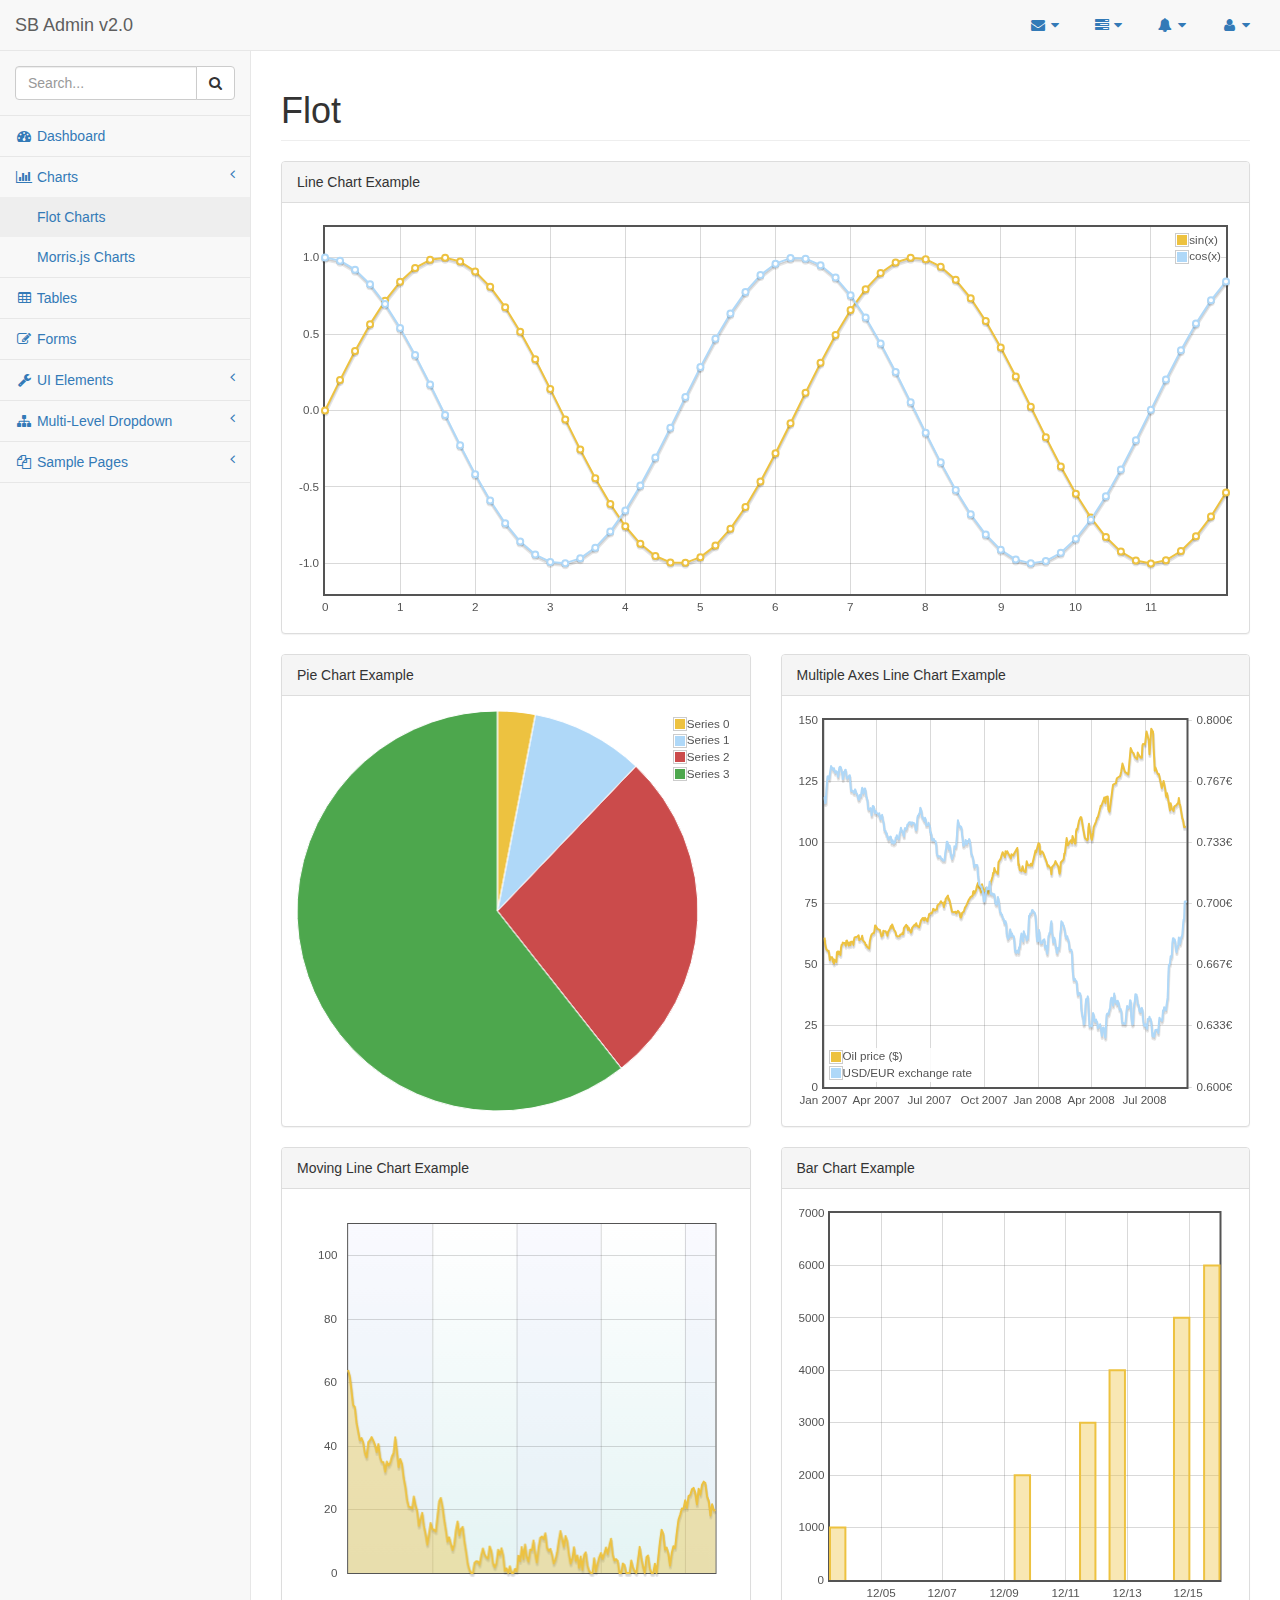
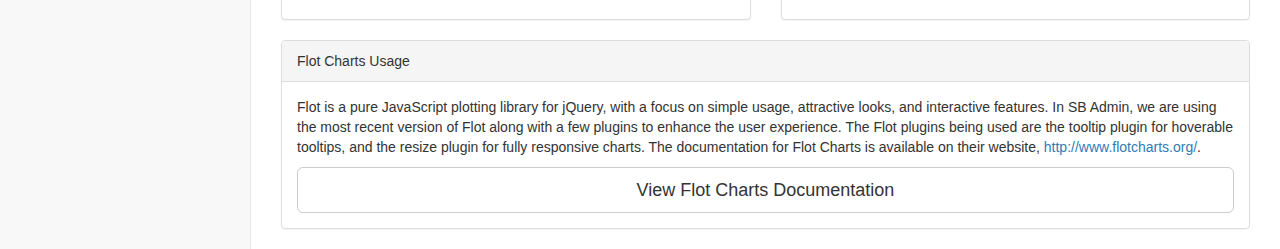
<file: bootadmin/pages/flot.html>
<!DOCTYPE html>
<html lang="en">

<head>

    <meta charset="utf-8">
    <meta http-equiv="X-UA-Compatible" content="IE=edge">
    <meta name="viewport" content="width=device-width, initial-scale=1">
    <meta name="description" content="">
    <meta name="author" content="">

    <title>SB Admin 2 - Bootstrap Admin Theme</title>

    <!-- Bootstrap Core CSS -->
    <link href="../vendor/bootstrap/css/bootstrap.min.css" rel="stylesheet">

    <!-- MetisMenu CSS -->
    <link href="../vendor/metisMenu/metisMenu.min.css" rel="stylesheet">

    <!-- Custom CSS -->
    <link href="../dist/css/sb-admin-2.css" rel="stylesheet">

    <!-- Morris Charts CSS -->
    <link href="../vendor/morrisjs/morris.css" rel="stylesheet">

    <!-- Custom Fonts -->
    <link href="../vendor/font-awesome/css/font-awesome.min.css" rel="stylesheet" type="text/css">

    <!-- HTML5 Shim and Respond.js IE8 support of HTML5 elements and media queries -->
    <!-- WARNING: Respond.js doesn't work if you view the page via file:// -->
    <!--[if lt IE 9]>
        <script src="https://oss.maxcdn.com/libs/html5shiv/3.7.0/html5shiv.js"></script>
        <script src="https://oss.maxcdn.com/libs/respond.js/1.4.2/respond.min.js"></script>
    <![endif]-->

</head>

<body>

    <div id="wrapper">

        <!-- Navigation -->
        <nav class="navbar navbar-default navbar-static-top" role="navigation" style="margin-bottom: 0">
            <div class="navbar-header">
                <button type="button" class="navbar-toggle" data-toggle="collapse" data-target=".navbar-collapse">
                    <span class="sr-only">Toggle navigation</span>
                    <span class="icon-bar"></span>
                    <span class="icon-bar"></span>
                    <span class="icon-bar"></span>
                </button>
                <a class="navbar-brand" href="index.html">SB Admin v2.0</a>
            </div>
            <!-- /.navbar-header -->

            <ul class="nav navbar-top-links navbar-right">
                <li class="dropdown">
                    <a class="dropdown-toggle" data-toggle="dropdown" href="#">
                        <i class="fa fa-envelope fa-fw"></i> <i class="fa fa-caret-down"></i>
                    </a>
                    <ul class="dropdown-menu dropdown-messages">
                        <li>
                            <a href="#">
                                <div>
                                    <strong>John Smith</strong>
                                    <span class="pull-right text-muted">
                                        <em>Yesterday</em>
                                    </span>
                                </div>
                                <div>Lorem ipsum dolor sit amet, consectetur adipiscing elit. Pellentesque eleifend...</div>
                            </a>
                        </li>
                        <li class="divider"></li>
                        <li>
                            <a href="#">
                                <div>
                                    <strong>John Smith</strong>
                                    <span class="pull-right text-muted">
                                        <em>Yesterday</em>
                                    </span>
                                </div>
                                <div>Lorem ipsum dolor sit amet, consectetur adipiscing elit. Pellentesque eleifend...</div>
                            </a>
                        </li>
                        <li class="divider"></li>
                        <li>
                            <a href="#">
                                <div>
                                    <strong>John Smith</strong>
                                    <span class="pull-right text-muted">
                                        <em>Yesterday</em>
                                    </span>
                                </div>
                                <div>Lorem ipsum dolor sit amet, consectetur adipiscing elit. Pellentesque eleifend...</div>
                            </a>
                        </li>
                        <li class="divider"></li>
                        <li>
                            <a class="text-center" href="#">
                                <strong>Read All Messages</strong>
                                <i class="fa fa-angle-right"></i>
                            </a>
                        </li>
                    </ul>
                    <!-- /.dropdown-messages -->
                </li>
                <!-- /.dropdown -->
                <li class="dropdown">
                    <a class="dropdown-toggle" data-toggle="dropdown" href="#">
                        <i class="fa fa-tasks fa-fw"></i> <i class="fa fa-caret-down"></i>
                    </a>
                    <ul class="dropdown-menu dropdown-tasks">
                        <li>
                            <a href="#">
                                <div>
                                    <p>
                                        <strong>Task 1</strong>
                                        <span class="pull-right text-muted">40% Complete</span>
                                    </p>
                                    <div class="progress progress-striped active">
                                        <div class="progress-bar progress-bar-success" role="progressbar" aria-valuenow="40" aria-valuemin="0" aria-valuemax="100" style="width: 40%">
                                            <span class="sr-only">40% Complete (success)</span>
                                        </div>
                                    </div>
                                </div>
                            </a>
                        </li>
                        <li class="divider"></li>
                        <li>
                            <a href="#">
                                <div>
                                    <p>
                                        <strong>Task 2</strong>
                                        <span class="pull-right text-muted">20% Complete</span>
                                    </p>
                                    <div class="progress progress-striped active">
                                        <div class="progress-bar progress-bar-info" role="progressbar" aria-valuenow="20" aria-valuemin="0" aria-valuemax="100" style="width: 20%">
                                            <span class="sr-only">20% Complete</span>
                                        </div>
                                    </div>
                                </div>
                            </a>
                        </li>
                        <li class="divider"></li>
                        <li>
                            <a href="#">
                                <div>
                                    <p>
                                        <strong>Task 3</strong>
                                        <span class="pull-right text-muted">60% Complete</span>
                                    </p>
                                    <div class="progress progress-striped active">
                                        <div class="progress-bar progress-bar-warning" role="progressbar" aria-valuenow="60" aria-valuemin="0" aria-valuemax="100" style="width: 60%">
                                            <span class="sr-only">60% Complete (warning)</span>
                                        </div>
                                    </div>
                                </div>
                            </a>
                        </li>
                        <li class="divider"></li>
                        <li>
                            <a href="#">
                                <div>
                                    <p>
                                        <strong>Task 4</strong>
                                        <span class="pull-right text-muted">80% Complete</span>
                                    </p>
                                    <div class="progress progress-striped active">
                                        <div class="progress-bar progress-bar-danger" role="progressbar" aria-valuenow="80" aria-valuemin="0" aria-valuemax="100" style="width: 80%">
                                            <span class="sr-only">80% Complete (danger)</span>
                                        </div>
                                    </div>
                                </div>
                            </a>
                        </li>
                        <li class="divider"></li>
                        <li>
                            <a class="text-center" href="#">
                                <strong>See All Tasks</strong>
                                <i class="fa fa-angle-right"></i>
                            </a>
                        </li>
                    </ul>
                    <!-- /.dropdown-tasks -->
                </li>
                <!-- /.dropdown -->
                <li class="dropdown">
                    <a class="dropdown-toggle" data-toggle="dropdown" href="#">
                        <i class="fa fa-bell fa-fw"></i> <i class="fa fa-caret-down"></i>
                    </a>
                    <ul class="dropdown-menu dropdown-alerts">
                        <li>
                            <a href="#">
                                <div>
                                    <i class="fa fa-comment fa-fw"></i> New Comment
                                    <span class="pull-right text-muted small">4 minutes ago</span>
                                </div>
                            </a>
                        </li>
                        <li class="divider"></li>
                        <li>
                            <a href="#">
                                <div>
                                    <i class="fa fa-twitter fa-fw"></i> 3 New Followers
                                    <span class="pull-right text-muted small">12 minutes ago</span>
                                </div>
                            </a>
                        </li>
                        <li class="divider"></li>
                        <li>
                            <a href="#">
                                <div>
                                    <i class="fa fa-envelope fa-fw"></i> Message Sent
                                    <span class="pull-right text-muted small">4 minutes ago</span>
                                </div>
                            </a>
                        </li>
                        <li class="divider"></li>
                        <li>
                            <a href="#">
                                <div>
                                    <i class="fa fa-tasks fa-fw"></i> New Task
                                    <span class="pull-right text-muted small">4 minutes ago</span>
                                </div>
                            </a>
                        </li>
                        <li class="divider"></li>
                        <li>
                            <a href="#">
                                <div>
                                    <i class="fa fa-upload fa-fw"></i> Server Rebooted
                                    <span class="pull-right text-muted small">4 minutes ago</span>
                                </div>
                            </a>
                        </li>
                        <li class="divider"></li>
                        <li>
                            <a class="text-center" href="#">
                                <strong>See All Alerts</strong>
                                <i class="fa fa-angle-right"></i>
                            </a>
                        </li>
                    </ul>
                    <!-- /.dropdown-alerts -->
                </li>
                <!-- /.dropdown -->
                <li class="dropdown">
                    <a class="dropdown-toggle" data-toggle="dropdown" href="#">
                        <i class="fa fa-user fa-fw"></i> <i class="fa fa-caret-down"></i>
                    </a>
                    <ul class="dropdown-menu dropdown-user">
                        <li><a href="#"><i class="fa fa-user fa-fw"></i> User Profile</a>
                        </li>
                        <li><a href="#"><i class="fa fa-gear fa-fw"></i> Settings</a>
                        </li>
                        <li class="divider"></li>
                        <li><a href="login.html"><i class="fa fa-sign-out fa-fw"></i> Logout</a>
                        </li>
                    </ul>
                    <!-- /.dropdown-user -->
                </li>
                <!-- /.dropdown -->
            </ul>
            <!-- /.navbar-top-links -->

            <div class="navbar-default sidebar" role="navigation">
                <div class="sidebar-nav navbar-collapse">
                    <ul class="nav" id="side-menu">
                        <li class="sidebar-search">
                            <div class="input-group custom-search-form">
                                <input type="text" class="form-control" placeholder="Search...">
                                <span class="input-group-btn">
                                <button class="btn btn-default" type="button">
                                    <i class="fa fa-search"></i>
                                </button>
                            </span>
                            </div>
                            <!-- /input-group -->
                        </li>
                        <li>
                            <a href="index.html"><i class="fa fa-dashboard fa-fw"></i> Dashboard</a>
                        </li>
                        <li>
                            <a href="#"><i class="fa fa-bar-chart-o fa-fw"></i> Charts<span class="fa arrow"></span></a>
                            <ul class="nav nav-second-level">
                                <li>
                                    <a href="flot.html">Flot Charts</a>
                                </li>
                                <li>
                                    <a href="morris.html">Morris.js Charts</a>
                                </li>
                            </ul>
                            <!-- /.nav-second-level -->
                        </li>
                        <li>
                            <a href="tables.html"><i class="fa fa-table fa-fw"></i> Tables</a>
                        </li>
                        <li>
                            <a href="forms.html"><i class="fa fa-edit fa-fw"></i> Forms</a>
                        </li>
                        <li>
                            <a href="#"><i class="fa fa-wrench fa-fw"></i> UI Elements<span class="fa arrow"></span></a>
                            <ul class="nav nav-second-level">
                                <li>
                                    <a href="panels-wells.html">Panels and Wells</a>
                                </li>
                                <li>
                                    <a href="buttons.html">Buttons</a>
                                </li>
                                <li>
                                    <a href="notifications.html">Notifications</a>
                                </li>
                                <li>
                                    <a href="typography.html">Typography</a>
                                </li>
                                <li>
                                    <a href="icons.html"> Icons</a>
                                </li>
                                <li>
                                    <a href="grid.html">Grid</a>
                                </li>
                            </ul>
                            <!-- /.nav-second-level -->
                        </li>
                        <li>
                            <a href="#"><i class="fa fa-sitemap fa-fw"></i> Multi-Level Dropdown<span class="fa arrow"></span></a>
                            <ul class="nav nav-second-level">
                                <li>
                                    <a href="#">Second Level Item</a>
                                </li>
                                <li>
                                    <a href="#">Second Level Item</a>
                                </li>
                                <li>
                                    <a href="#">Third Level <span class="fa arrow"></span></a>
                                    <ul class="nav nav-third-level">
                                        <li>
                                            <a href="#">Third Level Item</a>
                                        </li>
                                        <li>
                                            <a href="#">Third Level Item</a>
                                        </li>
                                        <li>
                                            <a href="#">Third Level Item</a>
                                        </li>
                                        <li>
                                            <a href="#">Third Level Item</a>
                                        </li>
                                    </ul>
                                    <!-- /.nav-third-level -->
                                </li>
                            </ul>
                            <!-- /.nav-second-level -->
                        </li>
                        <li>
                            <a href="#"><i class="fa fa-files-o fa-fw"></i> Sample Pages<span class="fa arrow"></span></a>
                            <ul class="nav nav-second-level">
                                <li>
                                    <a href="blank.html">Blank Page</a>
                                </li>
                                <li>
                                    <a href="login.html">Login Page</a>
                                </li>
                            </ul>
                            <!-- /.nav-second-level -->
                        </li>
                    </ul>
                </div>
                <!-- /.sidebar-collapse -->
            </div>
            <!-- /.navbar-static-side -->
        </nav>

        <div id="page-wrapper">
            <div class="row">
                <div class="col-lg-12">
                    <h1 class="page-header">Flot</h1>
                </div>
                <!-- /.col-lg-12 -->
            </div>
            <!-- /.row -->
            <div class="row">
                <div class="col-lg-12">
                    <div class="panel panel-default">
                        <div class="panel-heading">
                            Line Chart Example
                        </div>
                        <!-- /.panel-heading -->
                        <div class="panel-body">
                            <div class="flot-chart">
                                <div class="flot-chart-content" id="flot-line-chart"></div>
                            </div>
                        </div>
                        <!-- /.panel-body -->
                    </div>
                    <!-- /.panel -->
                </div>
                <!-- /.col-lg-12 -->
                <div class="col-lg-6">
                    <div class="panel panel-default">
                        <div class="panel-heading">
                            Pie Chart Example
                        </div>
                        <!-- /.panel-heading -->
                        <div class="panel-body">
                            <div class="flot-chart">
                                <div class="flot-chart-content" id="flot-pie-chart"></div>
                            </div>
                        </div>
                        <!-- /.panel-body -->
                    </div>
                    <!-- /.panel -->
                </div>
                <!-- /.col-lg-6 -->
                <div class="col-lg-6">
                    <div class="panel panel-default">
                        <div class="panel-heading">
                            Multiple Axes Line Chart Example
                        </div>
                        <!-- /.panel-heading -->
                        <div class="panel-body">
                            <div class="flot-chart">
                                <div class="flot-chart-content" id="flot-line-chart-multi"></div>
                            </div>
                        </div>
                        <!-- /.panel-body -->
                    </div>
                    <!-- /.panel -->
                </div>
                <!-- /.col-lg-6 -->
                <div class="col-lg-6">
                    <div class="panel panel-default">
                        <div class="panel-heading">
                            Moving Line Chart Example
                        </div>
                        <!-- /.panel-heading -->
                        <div class="panel-body">
                            <div class="flot-chart">
                                <div class="flot-chart-content" id="flot-line-chart-moving"></div>
                            </div>
                        </div>
                        <!-- /.panel-body -->
                    </div>
                    <!-- /.panel -->
                </div>
                <!-- /.col-lg-6 -->
                <div class="col-lg-6">
                    <div class="panel panel-default">
                        <div class="panel-heading">
                            Bar Chart Example
                        </div>
                        <!-- /.panel-heading -->
                        <div class="panel-body">
                            <div class="flot-chart">
                                <div class="flot-chart-content" id="flot-bar-chart"></div>
                            </div>
                        </div>
                        <!-- /.panel-body -->
                    </div>
                    <!-- /.panel -->
                </div>
                <!-- /.col-lg-6 -->
                <div class="col-lg-12">
                    <div class="panel panel-default">
                        <div class="panel-heading">
                            Flot Charts Usage
                        </div>
                        <!-- /.panel-heading -->
                        <div class="panel-body">
                            <p>Flot is a pure JavaScript plotting library for jQuery, with a focus on simple usage, attractive looks, and interactive features. In SB Admin, we are using the most recent version of Flot along with a few plugins to enhance the user experience. The Flot plugins being used are the tooltip plugin for hoverable tooltips, and the resize plugin for fully responsive charts. The documentation for Flot Charts is available on their website, <a target="_blank" href="http://www.flotcharts.org/">http://www.flotcharts.org/</a>.</p>
                            <a target="_blank" class="btn btn-default btn-lg btn-block" href="http://www.flotcharts.org/">View Flot Charts Documentation</a>
                        </div>
                        <!-- /.panel-body -->
                    </div>
                    <!-- /.panel -->
                </div>
                <!-- /.col-lg-6 -->
            </div>
            <!-- /.row -->
        </div>
        <!-- /#page-wrapper -->

    </div>
    <!-- /#wrapper -->

    <!-- jQuery -->
    <script src="../vendor/jquery/jquery.min.js"></script>

    <!-- Bootstrap Core JavaScript -->
    <script src="../vendor/bootstrap/js/bootstrap.min.js"></script>

    <!-- Metis Menu Plugin JavaScript -->
    <script src="../vendor/metisMenu/metisMenu.min.js"></script>

    <!-- Flot Charts JavaScript -->
    <script src="../vendor/flot/excanvas.min.js"></script>
    <script src="../vendor/flot/jquery.flot.js"></script>
    <script src="../vendor/flot/jquery.flot.pie.js"></script>
    <script src="../vendor/flot/jquery.flot.resize.js"></script>
    <script src="../vendor/flot/jquery.flot.time.js"></script>
    <script src="../vendor/flot-tooltip/jquery.flot.tooltip.min.js"></script>
    <script src="../data/flot-data.js"></script>

    <!-- Custom Theme JavaScript -->
    <script src="../dist/js/sb-admin-2.js"></script>

</body>

</html>
</file>
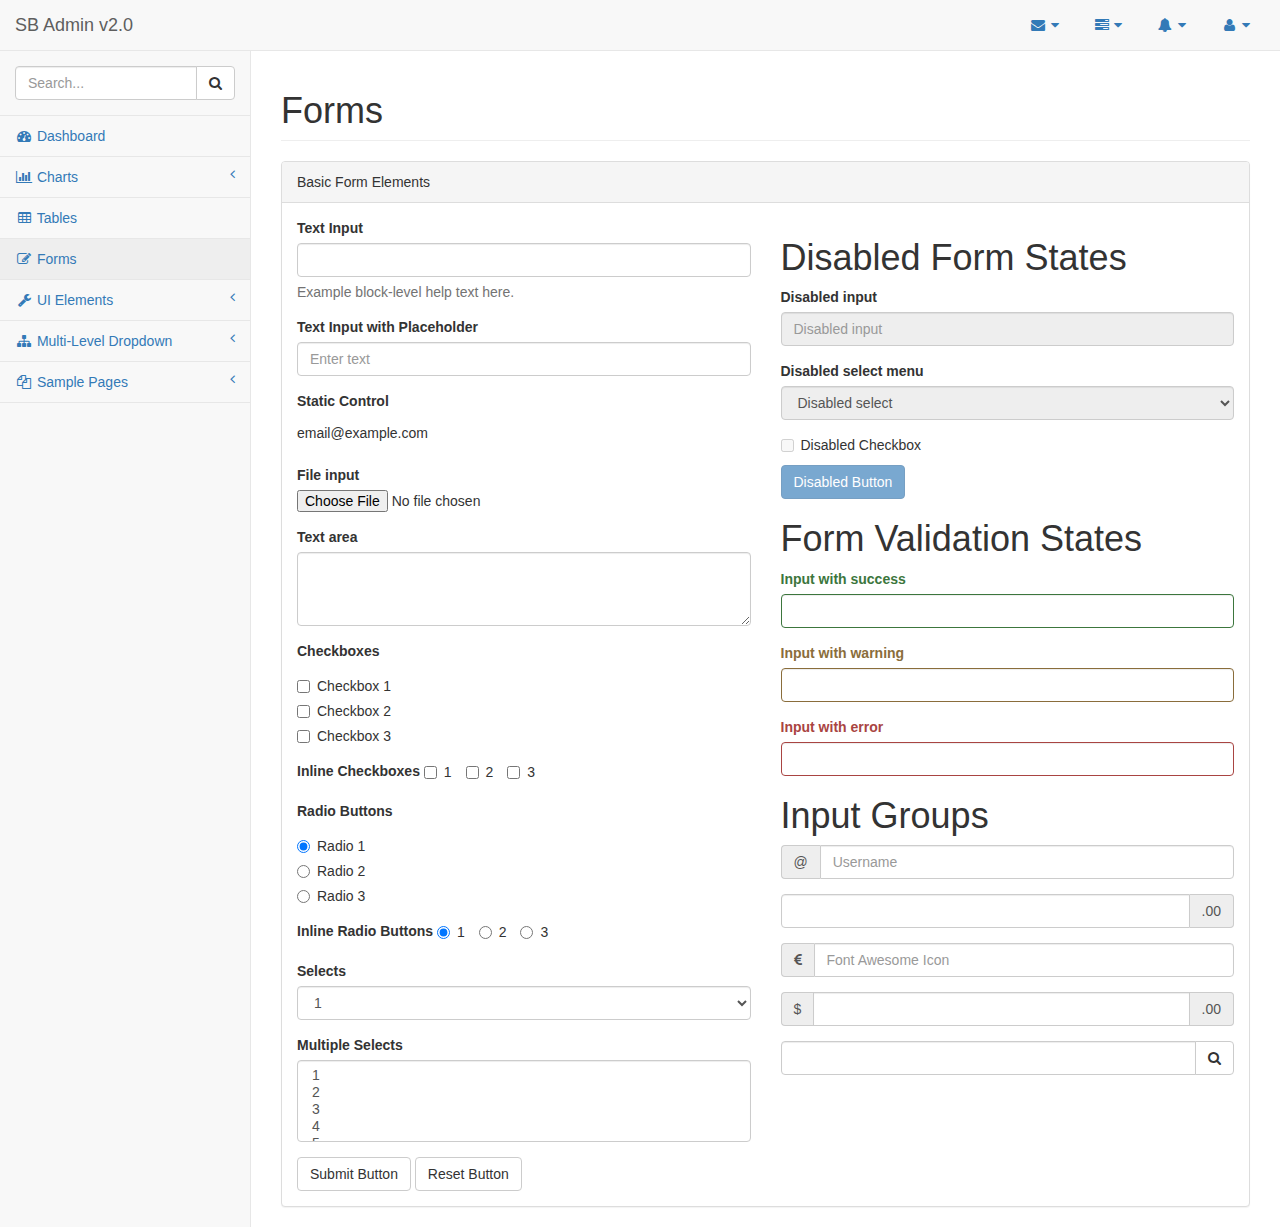
<file: bootadmin/pages/forms.html>
<!DOCTYPE html>
<html lang="en">

<head>

    <meta charset="utf-8">
    <meta http-equiv="X-UA-Compatible" content="IE=edge">
    <meta name="viewport" content="width=device-width, initial-scale=1">
    <meta name="description" content="">
    <meta name="author" content="">

    <title>SB Admin 2 - Bootstrap Admin Theme</title>

    <!-- Bootstrap Core CSS -->
    <link href="../vendor/bootstrap/css/bootstrap.min.css" rel="stylesheet">

    <!-- MetisMenu CSS -->
    <link href="../vendor/metisMenu/metisMenu.min.css" rel="stylesheet">

    <!-- Custom CSS -->
    <link href="../dist/css/sb-admin-2.css" rel="stylesheet">

    <!-- Custom Fonts -->
    <link href="../vendor/font-awesome/css/font-awesome.min.css" rel="stylesheet" type="text/css">

    <!-- HTML5 Shim and Respond.js IE8 support of HTML5 elements and media queries -->
    <!-- WARNING: Respond.js doesn't work if you view the page via file:// -->
    <!--[if lt IE 9]>
        <script src="https://oss.maxcdn.com/libs/html5shiv/3.7.0/html5shiv.js"></script>
        <script src="https://oss.maxcdn.com/libs/respond.js/1.4.2/respond.min.js"></script>
    <![endif]-->

</head>

<body>

    <div id="wrapper">

        <!-- Navigation -->
        <nav class="navbar navbar-default navbar-static-top" role="navigation" style="margin-bottom: 0">
            <div class="navbar-header">
                <button type="button" class="navbar-toggle" data-toggle="collapse" data-target=".navbar-collapse">
                    <span class="sr-only">Toggle navigation</span>
                    <span class="icon-bar"></span>
                    <span class="icon-bar"></span>
                    <span class="icon-bar"></span>
                </button>
                <a class="navbar-brand" href="index.html">SB Admin v2.0</a>
            </div>
            <!-- /.navbar-header -->

            <ul class="nav navbar-top-links navbar-right">
                <li class="dropdown">
                    <a class="dropdown-toggle" data-toggle="dropdown" href="#">
                        <i class="fa fa-envelope fa-fw"></i> <i class="fa fa-caret-down"></i>
                    </a>
                    <ul class="dropdown-menu dropdown-messages">
                        <li>
                            <a href="#">
                                <div>
                                    <strong>John Smith</strong>
                                    <span class="pull-right text-muted">
                                        <em>Yesterday</em>
                                    </span>
                                </div>
                                <div>Lorem ipsum dolor sit amet, consectetur adipiscing elit. Pellentesque eleifend...</div>
                            </a>
                        </li>
                        <li class="divider"></li>
                        <li>
                            <a href="#">
                                <div>
                                    <strong>John Smith</strong>
                                    <span class="pull-right text-muted">
                                        <em>Yesterday</em>
                                    </span>
                                </div>
                                <div>Lorem ipsum dolor sit amet, consectetur adipiscing elit. Pellentesque eleifend...</div>
                            </a>
                        </li>
                        <li class="divider"></li>
                        <li>
                            <a href="#">
                                <div>
                                    <strong>John Smith</strong>
                                    <span class="pull-right text-muted">
                                        <em>Yesterday</em>
                                    </span>
                                </div>
                                <div>Lorem ipsum dolor sit amet, consectetur adipiscing elit. Pellentesque eleifend...</div>
                            </a>
                        </li>
                        <li class="divider"></li>
                        <li>
                            <a class="text-center" href="#">
                                <strong>Read All Messages</strong>
                                <i class="fa fa-angle-right"></i>
                            </a>
                        </li>
                    </ul>
                    <!-- /.dropdown-messages -->
                </li>
                <!-- /.dropdown -->
                <li class="dropdown">
                    <a class="dropdown-toggle" data-toggle="dropdown" href="#">
                        <i class="fa fa-tasks fa-fw"></i> <i class="fa fa-caret-down"></i>
                    </a>
                    <ul class="dropdown-menu dropdown-tasks">
                        <li>
                            <a href="#">
                                <div>
                                    <p>
                                        <strong>Task 1</strong>
                                        <span class="pull-right text-muted">40% Complete</span>
                                    </p>
                                    <div class="progress progress-striped active">
                                        <div class="progress-bar progress-bar-success" role="progressbar" aria-valuenow="40" aria-valuemin="0" aria-valuemax="100" style="width: 40%">
                                            <span class="sr-only">40% Complete (success)</span>
                                        </div>
                                    </div>
                                </div>
                            </a>
                        </li>
                        <li class="divider"></li>
                        <li>
                            <a href="#">
                                <div>
                                    <p>
                                        <strong>Task 2</strong>
                                        <span class="pull-right text-muted">20% Complete</span>
                                    </p>
                                    <div class="progress progress-striped active">
                                        <div class="progress-bar progress-bar-info" role="progressbar" aria-valuenow="20" aria-valuemin="0" aria-valuemax="100" style="width: 20%">
                                            <span class="sr-only">20% Complete</span>
                                        </div>
                                    </div>
                                </div>
                            </a>
                        </li>
                        <li class="divider"></li>
                        <li>
                            <a href="#">
                                <div>
                                    <p>
                                        <strong>Task 3</strong>
                                        <span class="pull-right text-muted">60% Complete</span>
                                    </p>
                                    <div class="progress progress-striped active">
                                        <div class="progress-bar progress-bar-warning" role="progressbar" aria-valuenow="60" aria-valuemin="0" aria-valuemax="100" style="width: 60%">
                                            <span class="sr-only">60% Complete (warning)</span>
                                        </div>
                                    </div>
                                </div>
                            </a>
                        </li>
                        <li class="divider"></li>
                        <li>
                            <a href="#">
                                <div>
                                    <p>
                                        <strong>Task 4</strong>
                                        <span class="pull-right text-muted">80% Complete</span>
                                    </p>
                                    <div class="progress progress-striped active">
                                        <div class="progress-bar progress-bar-danger" role="progressbar" aria-valuenow="80" aria-valuemin="0" aria-valuemax="100" style="width: 80%">
                                            <span class="sr-only">80% Complete (danger)</span>
                                        </div>
                                    </div>
                                </div>
                            </a>
                        </li>
                        <li class="divider"></li>
                        <li>
                            <a class="text-center" href="#">
                                <strong>See All Tasks</strong>
                                <i class="fa fa-angle-right"></i>
                            </a>
                        </li>
                    </ul>
                    <!-- /.dropdown-tasks -->
                </li>
                <!-- /.dropdown -->
                <li class="dropdown">
                    <a class="dropdown-toggle" data-toggle="dropdown" href="#">
                        <i class="fa fa-bell fa-fw"></i> <i class="fa fa-caret-down"></i>
                    </a>
                    <ul class="dropdown-menu dropdown-alerts">
                        <li>
                            <a href="#">
                                <div>
                                    <i class="fa fa-comment fa-fw"></i> New Comment
                                    <span class="pull-right text-muted small">4 minutes ago</span>
                                </div>
                            </a>
                        </li>
                        <li class="divider"></li>
                        <li>
                            <a href="#">
                                <div>
                                    <i class="fa fa-twitter fa-fw"></i> 3 New Followers
                                    <span class="pull-right text-muted small">12 minutes ago</span>
                                </div>
                            </a>
                        </li>
                        <li class="divider"></li>
                        <li>
                            <a href="#">
                                <div>
                                    <i class="fa fa-envelope fa-fw"></i> Message Sent
                                    <span class="pull-right text-muted small">4 minutes ago</span>
                                </div>
                            </a>
                        </li>
                        <li class="divider"></li>
                        <li>
                            <a href="#">
                                <div>
                                    <i class="fa fa-tasks fa-fw"></i> New Task
                                    <span class="pull-right text-muted small">4 minutes ago</span>
                                </div>
                            </a>
                        </li>
                        <li class="divider"></li>
                        <li>
                            <a href="#">
                                <div>
                                    <i class="fa fa-upload fa-fw"></i> Server Rebooted
                                    <span class="pull-right text-muted small">4 minutes ago</span>
                                </div>
                            </a>
                        </li>
                        <li class="divider"></li>
                        <li>
                            <a class="text-center" href="#">
                                <strong>See All Alerts</strong>
                                <i class="fa fa-angle-right"></i>
                            </a>
                        </li>
                    </ul>
                    <!-- /.dropdown-alerts -->
                </li>
                <!-- /.dropdown -->
                <li class="dropdown">
                    <a class="dropdown-toggle" data-toggle="dropdown" href="#">
                        <i class="fa fa-user fa-fw"></i> <i class="fa fa-caret-down"></i>
                    </a>
                    <ul class="dropdown-menu dropdown-user">
                        <li><a href="#"><i class="fa fa-user fa-fw"></i> User Profile</a>
                        </li>
                        <li><a href="#"><i class="fa fa-gear fa-fw"></i> Settings</a>
                        </li>
                        <li class="divider"></li>
                        <li><a href="login.html"><i class="fa fa-sign-out fa-fw"></i> Logout</a>
                        </li>
                    </ul>
                    <!-- /.dropdown-user -->
                </li>
                <!-- /.dropdown -->
            </ul>
            <!-- /.navbar-top-links -->

            <div class="navbar-default sidebar" role="navigation">
                <div class="sidebar-nav navbar-collapse">
                    <ul class="nav" id="side-menu">
                        <li class="sidebar-search">
                            <div class="input-group custom-search-form">
                                <input type="text" class="form-control" placeholder="Search...">
                                <span class="input-group-btn">
                                <button class="btn btn-default" type="button">
                                    <i class="fa fa-search"></i>
                                </button>
                            </span>
                            </div>
                            <!-- /input-group -->
                        </li>
                        <li>
                            <a href="index.html"><i class="fa fa-dashboard fa-fw"></i> Dashboard</a>
                        </li>
                        <li>
                            <a href="#"><i class="fa fa-bar-chart-o fa-fw"></i> Charts<span class="fa arrow"></span></a>
                            <ul class="nav nav-second-level">
                                <li>
                                    <a href="flot.html">Flot Charts</a>
                                </li>
                                <li>
                                    <a href="morris.html">Morris.js Charts</a>
                                </li>
                            </ul>
                            <!-- /.nav-second-level -->
                        </li>
                        <li>
                            <a href="tables.html"><i class="fa fa-table fa-fw"></i> Tables</a>
                        </li>
                        <li>
                            <a href="forms.html"><i class="fa fa-edit fa-fw"></i> Forms</a>
                        </li>
                        <li>
                            <a href="#"><i class="fa fa-wrench fa-fw"></i> UI Elements<span class="fa arrow"></span></a>
                            <ul class="nav nav-second-level">
                                <li>
                                    <a href="panels-wells.html">Panels and Wells</a>
                                </li>
                                <li>
                                    <a href="buttons.html">Buttons</a>
                                </li>
                                <li>
                                    <a href="notifications.html">Notifications</a>
                                </li>
                                <li>
                                    <a href="typography.html">Typography</a>
                                </li>
                                <li>
                                    <a href="icons.html"> Icons</a>
                                </li>
                                <li>
                                    <a href="grid.html">Grid</a>
                                </li>
                            </ul>
                            <!-- /.nav-second-level -->
                        </li>
                        <li>
                            <a href="#"><i class="fa fa-sitemap fa-fw"></i> Multi-Level Dropdown<span class="fa arrow"></span></a>
                            <ul class="nav nav-second-level">
                                <li>
                                    <a href="#">Second Level Item</a>
                                </li>
                                <li>
                                    <a href="#">Second Level Item</a>
                                </li>
                                <li>
                                    <a href="#">Third Level <span class="fa arrow"></span></a>
                                    <ul class="nav nav-third-level">
                                        <li>
                                            <a href="#">Third Level Item</a>
                                        </li>
                                        <li>
                                            <a href="#">Third Level Item</a>
                                        </li>
                                        <li>
                                            <a href="#">Third Level Item</a>
                                        </li>
                                        <li>
                                            <a href="#">Third Level Item</a>
                                        </li>
                                    </ul>
                                    <!-- /.nav-third-level -->
                                </li>
                            </ul>
                            <!-- /.nav-second-level -->
                        </li>
                        <li>
                            <a href="#"><i class="fa fa-files-o fa-fw"></i> Sample Pages<span class="fa arrow"></span></a>
                            <ul class="nav nav-second-level">
                                <li>
                                    <a href="blank.html">Blank Page</a>
                                </li>
                                <li>
                                    <a href="login.html">Login Page</a>
                                </li>
                            </ul>
                            <!-- /.nav-second-level -->
                        </li>
                    </ul>
                </div>
                <!-- /.sidebar-collapse -->
            </div>
            <!-- /.navbar-static-side -->
        </nav>

        <div id="page-wrapper">
            <div class="row">
                <div class="col-lg-12">
                    <h1 class="page-header">Forms</h1>
                </div>
                <!-- /.col-lg-12 -->
            </div>
            <!-- /.row -->
            <div class="row">
                <div class="col-lg-12">
                    <div class="panel panel-default">
                        <div class="panel-heading">
                            Basic Form Elements
                        </div>
                        <div class="panel-body">
                            <div class="row">
                                <div class="col-lg-6">
                                    <form role="form">
                                        <div class="form-group">
                                            <label>Text Input</label>
                                            <input class="form-control">
                                            <p class="help-block">Example block-level help text here.</p>
                                        </div>
                                        <div class="form-group">
                                            <label>Text Input with Placeholder</label>
                                            <input class="form-control" placeholder="Enter text">
                                        </div>
                                        <div class="form-group">
                                            <label>Static Control</label>
                                            <p class="form-control-static">email@example.com</p>
                                        </div>
                                        <div class="form-group">
                                            <label>File input</label>
                                            <input type="file">
                                        </div>
                                        <div class="form-group">
                                            <label>Text area</label>
                                            <textarea class="form-control" rows="3"></textarea>
                                        </div>
                                        <div class="form-group">
                                            <label>Checkboxes</label>
                                            <div class="checkbox">
                                                <label>
                                                    <input type="checkbox" value="">Checkbox 1
                                                </label>
                                            </div>
                                            <div class="checkbox">
                                                <label>
                                                    <input type="checkbox" value="">Checkbox 2
                                                </label>
                                            </div>
                                            <div class="checkbox">
                                                <label>
                                                    <input type="checkbox" value="">Checkbox 3
                                                </label>
                                            </div>
                                        </div>
                                        <div class="form-group">
                                            <label>Inline Checkboxes</label>
                                            <label class="checkbox-inline">
                                                <input type="checkbox">1
                                            </label>
                                            <label class="checkbox-inline">
                                                <input type="checkbox">2
                                            </label>
                                            <label class="checkbox-inline">
                                                <input type="checkbox">3
                                            </label>
                                        </div>
                                        <div class="form-group">
                                            <label>Radio Buttons</label>
                                            <div class="radio">
                                                <label>
                                                    <input type="radio" name="optionsRadios" id="optionsRadios1" value="option1" checked>Radio 1
                                                </label>
                                            </div>
                                            <div class="radio">
                                                <label>
                                                    <input type="radio" name="optionsRadios" id="optionsRadios2" value="option2">Radio 2
                                                </label>
                                            </div>
                                            <div class="radio">
                                                <label>
                                                    <input type="radio" name="optionsRadios" id="optionsRadios3" value="option3">Radio 3
                                                </label>
                                            </div>
                                        </div>
                                        <div class="form-group">
                                            <label>Inline Radio Buttons</label>
                                            <label class="radio-inline">
                                                <input type="radio" name="optionsRadiosInline" id="optionsRadiosInline1" value="option1" checked>1
                                            </label>
                                            <label class="radio-inline">
                                                <input type="radio" name="optionsRadiosInline" id="optionsRadiosInline2" value="option2">2
                                            </label>
                                            <label class="radio-inline">
                                                <input type="radio" name="optionsRadiosInline" id="optionsRadiosInline3" value="option3">3
                                            </label>
                                        </div>
                                        <div class="form-group">
                                            <label>Selects</label>
                                            <select class="form-control">
                                                <option>1</option>
                                                <option>2</option>
                                                <option>3</option>
                                                <option>4</option>
                                                <option>5</option>
                                            </select>
                                        </div>
                                        <div class="form-group">
                                            <label>Multiple Selects</label>
                                            <select multiple class="form-control">
                                                <option>1</option>
                                                <option>2</option>
                                                <option>3</option>
                                                <option>4</option>
                                                <option>5</option>
                                            </select>
                                        </div>
                                        <button type="submit" class="btn btn-default">Submit Button</button>
                                        <button type="reset" class="btn btn-default">Reset Button</button>
                                    </form>
                                </div>
                                <!-- /.col-lg-6 (nested) -->
                                <div class="col-lg-6">
                                    <h1>Disabled Form States</h1>
                                    <form role="form">
                                        <fieldset disabled>
                                            <div class="form-group">
                                                <label for="disabledSelect">Disabled input</label>
                                                <input class="form-control" id="disabledInput" type="text" placeholder="Disabled input" disabled>
                                            </div>
                                            <div class="form-group">
                                                <label for="disabledSelect">Disabled select menu</label>
                                                <select id="disabledSelect" class="form-control">
                                                    <option>Disabled select</option>
                                                </select>
                                            </div>
                                            <div class="checkbox">
                                                <label>
                                                    <input type="checkbox">Disabled Checkbox
                                                </label>
                                            </div>
                                            <button type="submit" class="btn btn-primary">Disabled Button</button>
                                        </fieldset>
                                    </form>
                                    <h1>Form Validation States</h1>
                                    <form role="form">
                                        <div class="form-group has-success">
                                            <label class="control-label" for="inputSuccess">Input with success</label>
                                            <input type="text" class="form-control" id="inputSuccess">
                                        </div>
                                        <div class="form-group has-warning">
                                            <label class="control-label" for="inputWarning">Input with warning</label>
                                            <input type="text" class="form-control" id="inputWarning">
                                        </div>
                                        <div class="form-group has-error">
                                            <label class="control-label" for="inputError">Input with error</label>
                                            <input type="text" class="form-control" id="inputError">
                                        </div>
                                    </form>
                                    <h1>Input Groups</h1>
                                    <form role="form">
                                        <div class="form-group input-group">
                                            <span class="input-group-addon">@</span>
                                            <input type="text" class="form-control" placeholder="Username">
                                        </div>
                                        <div class="form-group input-group">
                                            <input type="text" class="form-control">
                                            <span class="input-group-addon">.00</span>
                                        </div>
                                        <div class="form-group input-group">
                                            <span class="input-group-addon"><i class="fa fa-eur"></i>
                                            </span>
                                            <input type="text" class="form-control" placeholder="Font Awesome Icon">
                                        </div>
                                        <div class="form-group input-group">
                                            <span class="input-group-addon">$</span>
                                            <input type="text" class="form-control">
                                            <span class="input-group-addon">.00</span>
                                        </div>
                                        <div class="form-group input-group">
                                            <input type="text" class="form-control">
                                            <span class="input-group-btn">
                                                <button class="btn btn-default" type="button"><i class="fa fa-search"></i>
                                                </button>
                                            </span>
                                        </div>
                                    </form>
                                </div>
                                <!-- /.col-lg-6 (nested) -->
                            </div>
                            <!-- /.row (nested) -->
                        </div>
                        <!-- /.panel-body -->
                    </div>
                    <!-- /.panel -->
                </div>
                <!-- /.col-lg-12 -->
            </div>
            <!-- /.row -->
        </div>
        <!-- /#page-wrapper -->

    </div>
    <!-- /#wrapper -->

    <!-- jQuery -->
    <script src="../vendor/jquery/jquery.min.js"></script>

    <!-- Bootstrap Core JavaScript -->
    <script src="../vendor/bootstrap/js/bootstrap.min.js"></script>

    <!-- Metis Menu Plugin JavaScript -->
    <script src="../vendor/metisMenu/metisMenu.min.js"></script>

    <!-- Custom Theme JavaScript -->
    <script src="../dist/js/sb-admin-2.js"></script>

</body>

</html>
</file>
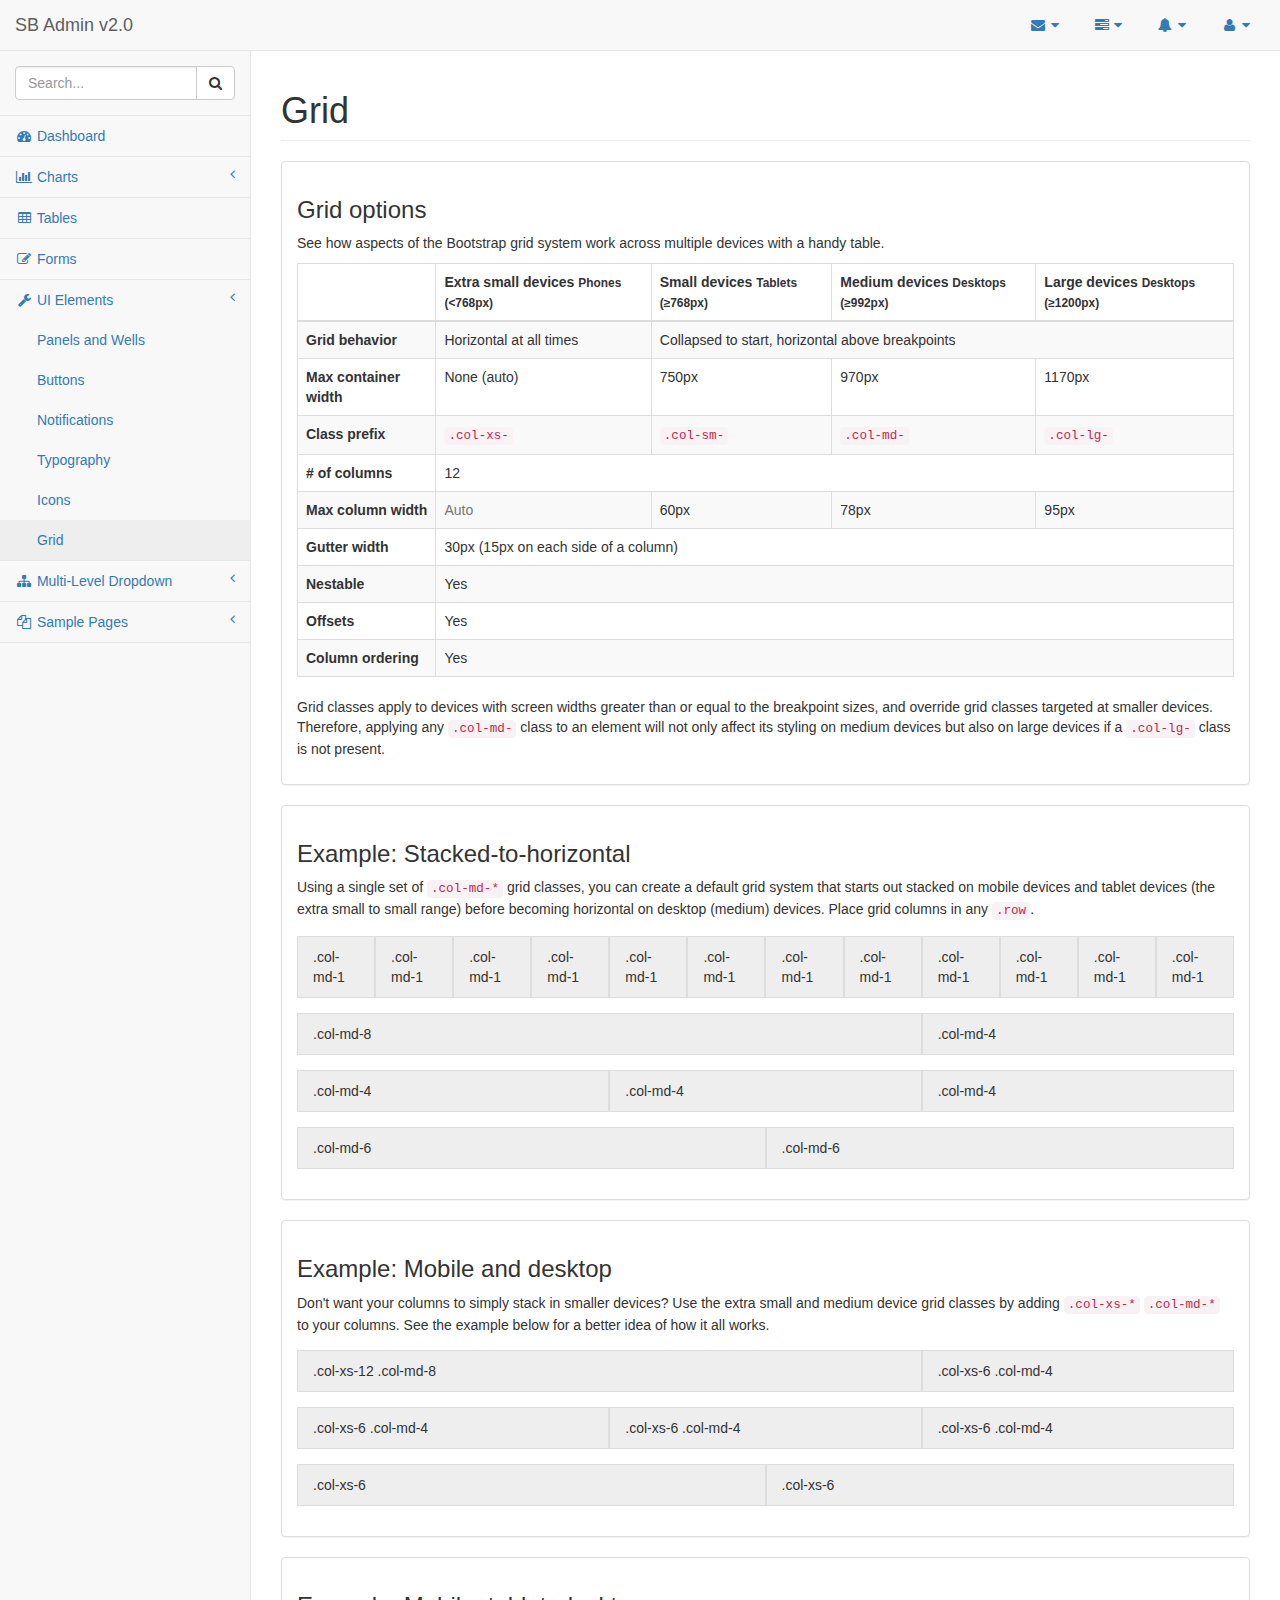
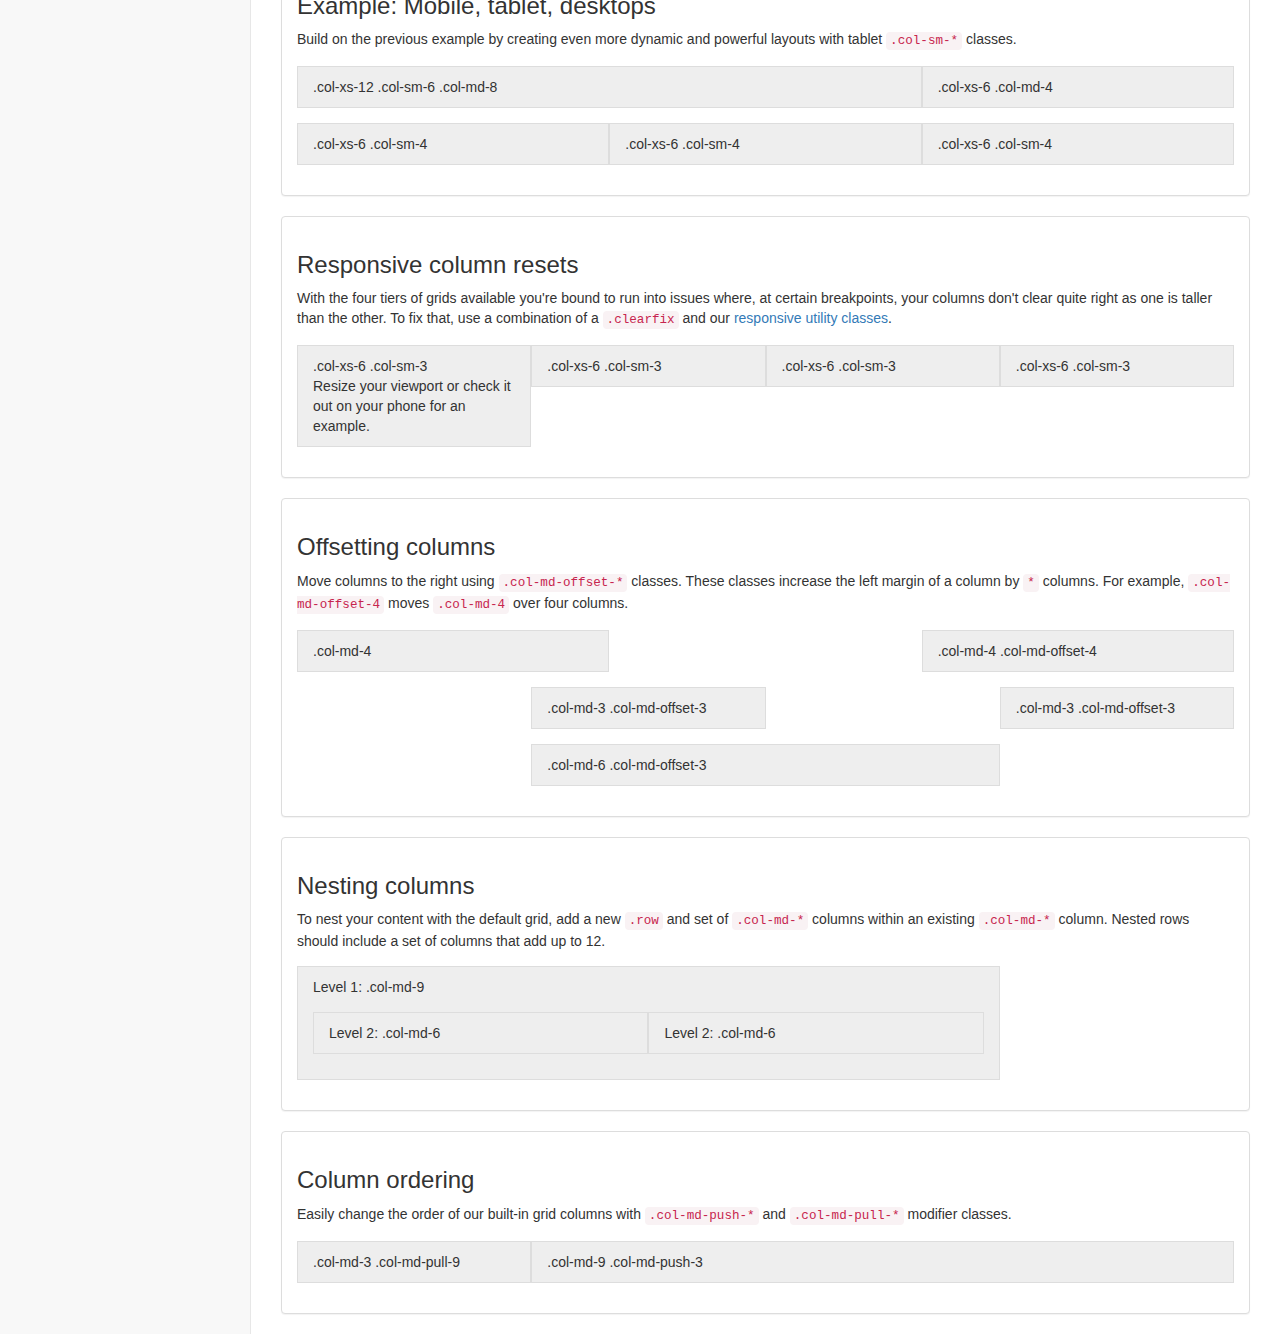
<file: bootadmin/pages/grid.html>
<!DOCTYPE html>
<html lang="en">

<head>

    <meta charset="utf-8">
    <meta http-equiv="X-UA-Compatible" content="IE=edge">
    <meta name="viewport" content="width=device-width, initial-scale=1">
    <meta name="description" content="">
    <meta name="author" content="">

    <title>SB Admin 2 - Bootstrap Admin Theme</title>

    <!-- Bootstrap Core CSS -->
    <link href="../vendor/bootstrap/css/bootstrap.min.css" rel="stylesheet">

    <!-- MetisMenu CSS -->
    <link href="../vendor/metisMenu/metisMenu.min.css" rel="stylesheet">

    <!-- Custom CSS -->
    <link href="../dist/css/sb-admin-2.css" rel="stylesheet">

    <!-- Custom Fonts -->
    <link href="../vendor/font-awesome/css/font-awesome.min.css" rel="stylesheet" type="text/css">

    <!-- HTML5 Shim and Respond.js IE8 support of HTML5 elements and media queries -->
    <!-- WARNING: Respond.js doesn't work if you view the page via file:// -->
    <!--[if lt IE 9]>
        <script src="https://oss.maxcdn.com/libs/html5shiv/3.7.0/html5shiv.js"></script>
        <script src="https://oss.maxcdn.com/libs/respond.js/1.4.2/respond.min.js"></script>
    <![endif]-->

</head>

<body>

    <div id="wrapper">

        <!-- Navigation -->
        <nav class="navbar navbar-default navbar-static-top" role="navigation" style="margin-bottom: 0">
            <div class="navbar-header">
                <button type="button" class="navbar-toggle" data-toggle="collapse" data-target=".navbar-collapse">
                    <span class="sr-only">Toggle navigation</span>
                    <span class="icon-bar"></span>
                    <span class="icon-bar"></span>
                    <span class="icon-bar"></span>
                </button>
                <a class="navbar-brand" href="index.html">SB Admin v2.0</a>
            </div>
            <!-- /.navbar-header -->

            <ul class="nav navbar-top-links navbar-right">
                <li class="dropdown">
                    <a class="dropdown-toggle" data-toggle="dropdown" href="#">
                        <i class="fa fa-envelope fa-fw"></i> <i class="fa fa-caret-down"></i>
                    </a>
                    <ul class="dropdown-menu dropdown-messages">
                        <li>
                            <a href="#">
                                <div>
                                    <strong>John Smith</strong>
                                    <span class="pull-right text-muted">
                                        <em>Yesterday</em>
                                    </span>
                                </div>
                                <div>Lorem ipsum dolor sit amet, consectetur adipiscing elit. Pellentesque eleifend...</div>
                            </a>
                        </li>
                        <li class="divider"></li>
                        <li>
                            <a href="#">
                                <div>
                                    <strong>John Smith</strong>
                                    <span class="pull-right text-muted">
                                        <em>Yesterday</em>
                                    </span>
                                </div>
                                <div>Lorem ipsum dolor sit amet, consectetur adipiscing elit. Pellentesque eleifend...</div>
                            </a>
                        </li>
                        <li class="divider"></li>
                        <li>
                            <a href="#">
                                <div>
                                    <strong>John Smith</strong>
                                    <span class="pull-right text-muted">
                                        <em>Yesterday</em>
                                    </span>
                                </div>
                                <div>Lorem ipsum dolor sit amet, consectetur adipiscing elit. Pellentesque eleifend...</div>
                            </a>
                        </li>
                        <li class="divider"></li>
                        <li>
                            <a class="text-center" href="#">
                                <strong>Read All Messages</strong>
                                <i class="fa fa-angle-right"></i>
                            </a>
                        </li>
                    </ul>
                    <!-- /.dropdown-messages -->
                </li>
                <!-- /.dropdown -->
                <li class="dropdown">
                    <a class="dropdown-toggle" data-toggle="dropdown" href="#">
                        <i class="fa fa-tasks fa-fw"></i> <i class="fa fa-caret-down"></i>
                    </a>
                    <ul class="dropdown-menu dropdown-tasks">
                        <li>
                            <a href="#">
                                <div>
                                    <p>
                                        <strong>Task 1</strong>
                                        <span class="pull-right text-muted">40% Complete</span>
                                    </p>
                                    <div class="progress progress-striped active">
                                        <div class="progress-bar progress-bar-success" role="progressbar" aria-valuenow="40" aria-valuemin="0" aria-valuemax="100" style="width: 40%">
                                            <span class="sr-only">40% Complete (success)</span>
                                        </div>
                                    </div>
                                </div>
                            </a>
                        </li>
                        <li class="divider"></li>
                        <li>
                            <a href="#">
                                <div>
                                    <p>
                                        <strong>Task 2</strong>
                                        <span class="pull-right text-muted">20% Complete</span>
                                    </p>
                                    <div class="progress progress-striped active">
                                        <div class="progress-bar progress-bar-info" role="progressbar" aria-valuenow="20" aria-valuemin="0" aria-valuemax="100" style="width: 20%">
                                            <span class="sr-only">20% Complete</span>
                                        </div>
                                    </div>
                                </div>
                            </a>
                        </li>
                        <li class="divider"></li>
                        <li>
                            <a href="#">
                                <div>
                                    <p>
                                        <strong>Task 3</strong>
                                        <span class="pull-right text-muted">60% Complete</span>
                                    </p>
                                    <div class="progress progress-striped active">
                                        <div class="progress-bar progress-bar-warning" role="progressbar" aria-valuenow="60" aria-valuemin="0" aria-valuemax="100" style="width: 60%">
                                            <span class="sr-only">60% Complete (warning)</span>
                                        </div>
                                    </div>
                                </div>
                            </a>
                        </li>
                        <li class="divider"></li>
                        <li>
                            <a href="#">
                                <div>
                                    <p>
                                        <strong>Task 4</strong>
                                        <span class="pull-right text-muted">80% Complete</span>
                                    </p>
                                    <div class="progress progress-striped active">
                                        <div class="progress-bar progress-bar-danger" role="progressbar" aria-valuenow="80" aria-valuemin="0" aria-valuemax="100" style="width: 80%">
                                            <span class="sr-only">80% Complete (danger)</span>
                                        </div>
                                    </div>
                                </div>
                            </a>
                        </li>
                        <li class="divider"></li>
                        <li>
                            <a class="text-center" href="#">
                                <strong>See All Tasks</strong>
                                <i class="fa fa-angle-right"></i>
                            </a>
                        </li>
                    </ul>
                    <!-- /.dropdown-tasks -->
                </li>
                <!-- /.dropdown -->
                <li class="dropdown">
                    <a class="dropdown-toggle" data-toggle="dropdown" href="#">
                        <i class="fa fa-bell fa-fw"></i> <i class="fa fa-caret-down"></i>
                    </a>
                    <ul class="dropdown-menu dropdown-alerts">
                        <li>
                            <a href="#">
                                <div>
                                    <i class="fa fa-comment fa-fw"></i> New Comment
                                    <span class="pull-right text-muted small">4 minutes ago</span>
                                </div>
                            </a>
                        </li>
                        <li class="divider"></li>
                        <li>
                            <a href="#">
                                <div>
                                    <i class="fa fa-twitter fa-fw"></i> 3 New Followers
                                    <span class="pull-right text-muted small">12 minutes ago</span>
                                </div>
                            </a>
                        </li>
                        <li class="divider"></li>
                        <li>
                            <a href="#">
                                <div>
                                    <i class="fa fa-envelope fa-fw"></i> Message Sent
                                    <span class="pull-right text-muted small">4 minutes ago</span>
                                </div>
                            </a>
                        </li>
                        <li class="divider"></li>
                        <li>
                            <a href="#">
                                <div>
                                    <i class="fa fa-tasks fa-fw"></i> New Task
                                    <span class="pull-right text-muted small">4 minutes ago</span>
                                </div>
                            </a>
                        </li>
                        <li class="divider"></li>
                        <li>
                            <a href="#">
                                <div>
                                    <i class="fa fa-upload fa-fw"></i> Server Rebooted
                                    <span class="pull-right text-muted small">4 minutes ago</span>
                                </div>
                            </a>
                        </li>
                        <li class="divider"></li>
                        <li>
                            <a class="text-center" href="#">
                                <strong>See All Alerts</strong>
                                <i class="fa fa-angle-right"></i>
                            </a>
                        </li>
                    </ul>
                    <!-- /.dropdown-alerts -->
                </li>
                <!-- /.dropdown -->
                <li class="dropdown">
                    <a class="dropdown-toggle" data-toggle="dropdown" href="#">
                        <i class="fa fa-user fa-fw"></i> <i class="fa fa-caret-down"></i>
                    </a>
                    <ul class="dropdown-menu dropdown-user">
                        <li><a href="#"><i class="fa fa-user fa-fw"></i> User Profile</a>
                        </li>
                        <li><a href="#"><i class="fa fa-gear fa-fw"></i> Settings</a>
                        </li>
                        <li class="divider"></li>
                        <li><a href="login.html"><i class="fa fa-sign-out fa-fw"></i> Logout</a>
                        </li>
                    </ul>
                    <!-- /.dropdown-user -->
                </li>
                <!-- /.dropdown -->
            </ul>
            <!-- /.navbar-top-links -->

            <div class="navbar-default sidebar" role="navigation">
                <div class="sidebar-nav navbar-collapse">
                    <ul class="nav" id="side-menu">
                        <li class="sidebar-search">
                            <div class="input-group custom-search-form">
                                <input type="text" class="form-control" placeholder="Search...">
                                <span class="input-group-btn">
                                <button class="btn btn-default" type="button">
                                    <i class="fa fa-search"></i>
                                </button>
                            </span>
                            </div>
                            <!-- /input-group -->
                        </li>
                        <li>
                            <a href="index.html"><i class="fa fa-dashboard fa-fw"></i> Dashboard</a>
                        </li>
                        <li>
                            <a href="#"><i class="fa fa-bar-chart-o fa-fw"></i> Charts<span class="fa arrow"></span></a>
                            <ul class="nav nav-second-level">
                                <li>
                                    <a href="flot.html">Flot Charts</a>
                                </li>
                                <li>
                                    <a href="morris.html">Morris.js Charts</a>
                                </li>
                            </ul>
                            <!-- /.nav-second-level -->
                        </li>
                        <li>
                            <a href="tables.html"><i class="fa fa-table fa-fw"></i> Tables</a>
                        </li>
                        <li>
                            <a href="forms.html"><i class="fa fa-edit fa-fw"></i> Forms</a>
                        </li>
                        <li>
                            <a href="#"><i class="fa fa-wrench fa-fw"></i> UI Elements<span class="fa arrow"></span></a>
                            <ul class="nav nav-second-level">
                                <li>
                                    <a href="panels-wells.html">Panels and Wells</a>
                                </li>
                                <li>
                                    <a href="buttons.html">Buttons</a>
                                </li>
                                <li>
                                    <a href="notifications.html">Notifications</a>
                                </li>
                                <li>
                                    <a href="typography.html">Typography</a>
                                </li>
                                <li>
                                    <a href="icons.html"> Icons</a>
                                </li>
                                <li>
                                    <a href="grid.html">Grid</a>
                                </li>
                            </ul>
                            <!-- /.nav-second-level -->
                        </li>
                        <li>
                            <a href="#"><i class="fa fa-sitemap fa-fw"></i> Multi-Level Dropdown<span class="fa arrow"></span></a>
                            <ul class="nav nav-second-level">
                                <li>
                                    <a href="#">Second Level Item</a>
                                </li>
                                <li>
                                    <a href="#">Second Level Item</a>
                                </li>
                                <li>
                                    <a href="#">Third Level <span class="fa arrow"></span></a>
                                    <ul class="nav nav-third-level">
                                        <li>
                                            <a href="#">Third Level Item</a>
                                        </li>
                                        <li>
                                            <a href="#">Third Level Item</a>
                                        </li>
                                        <li>
                                            <a href="#">Third Level Item</a>
                                        </li>
                                        <li>
                                            <a href="#">Third Level Item</a>
                                        </li>
                                    </ul>
                                    <!-- /.nav-third-level -->
                                </li>
                            </ul>
                            <!-- /.nav-second-level -->
                        </li>
                        <li>
                            <a href="#"><i class="fa fa-files-o fa-fw"></i> Sample Pages<span class="fa arrow"></span></a>
                            <ul class="nav nav-second-level">
                                <li>
                                    <a href="blank.html">Blank Page</a>
                                </li>
                                <li>
                                    <a href="login.html">Login Page</a>
                                </li>
                            </ul>
                            <!-- /.nav-second-level -->
                        </li>
                    </ul>
                </div>
                <!-- /.sidebar-collapse -->
            </div>
            <!-- /.navbar-static-side -->
        </nav>

        <div id="page-wrapper">
            <div class="row">
                <div class="col-lg-12">
                    <h1 class="page-header">Grid</h1>
                </div>
                <!-- /.col-lg-12 -->
            </div>
            <!-- /.row -->
            <div class="row">
                <div class="col-lg-12">
                    <div class="panel panel-default">
                        <div class="panel-body">
                            <h3>Grid options</h3>
                            <p>See how aspects of the Bootstrap grid system work across multiple devices with a handy table.</p>
                            <div class="table-responsive">
                                <table class="table table-bordered table-striped">
                                    <thead>
                                        <tr>
                                            <th></th>
                                            <th>
                                                Extra small devices
                                                <small>Phones (&lt;768px)</small>
                                            </th>
                                            <th>
                                                Small devices
                                                <small>Tablets (&ge;768px)</small>
                                            </th>
                                            <th>
                                                Medium devices
                                                <small>Desktops (&ge;992px)</small>
                                            </th>
                                            <th>
                                                Large devices
                                                <small>Desktops (&ge;1200px)</small>
                                            </th>
                                        </tr>
                                    </thead>
                                    <tbody>
                                        <tr>
                                            <th>Grid behavior</th>
                                            <td>Horizontal at all times</td>
                                            <td colspan="3">Collapsed to start, horizontal above breakpoints</td>
                                        </tr>
                                        <tr>
                                            <th>Max container width</th>
                                            <td>None (auto)</td>
                                            <td>750px</td>
                                            <td>970px</td>
                                            <td>1170px</td>
                                        </tr>
                                        <tr>
                                            <th>Class prefix</th>
                                            <td>
                                                <code>.col-xs-</code>
                                            </td>
                                            <td>
                                                <code>.col-sm-</code>
                                            </td>
                                            <td>
                                                <code>.col-md-</code>
                                            </td>
                                            <td>
                                                <code>.col-lg-</code>
                                            </td>
                                        </tr>
                                        <tr>
                                            <th># of columns</th>
                                            <td colspan="4">12</td>
                                        </tr>
                                        <tr>
                                            <th>Max column width</th>
                                            <td class="text-muted">Auto</td>
                                            <td>60px</td>
                                            <td>78px</td>
                                            <td>95px</td>
                                        </tr>
                                        <tr>
                                            <th>Gutter width</th>
                                            <td colspan="4">30px (15px on each side of a column)</td>
                                        </tr>
                                        <tr>
                                            <th>Nestable</th>
                                            <td colspan="4">Yes</td>
                                        </tr>
                                        <tr>
                                            <th>Offsets</th>
                                            <td colspan="4">Yes</td>
                                        </tr>
                                        <tr>
                                            <th>Column ordering</th>
                                            <td colspan="4">Yes</td>
                                        </tr>
                                    </tbody>
                                </table>
                            </div>
                            <p>Grid classes apply to devices with screen widths greater than or equal to the breakpoint sizes, and override grid classes targeted at smaller devices. Therefore, applying any
                                <code>.col-md-</code> class to an element will not only affect its styling on medium devices but also on large devices if a
                                <code>.col-lg-</code> class is not present.</p>
                        </div>
                    </div>
                </div>
                <!-- /.col-lg-12 -->
            </div>
            <!-- /.row -->

            <div class="row">
                <div class="col-lg-12">
                    <div class="panel panel-default">
                        <div class="panel-body">
                            <h3>Example: Stacked-to-horizontal</h3>
                            <p>Using a single set of
                                <code>.col-md-*</code> grid classes, you can create a default grid system that starts out stacked on mobile devices and tablet devices (the extra small to small range) before becoming horizontal on desktop (medium) devices. Place grid columns in any
                                <code>.row</code>.</p>
                            <div class="row show-grid">
                                <div class="col-md-1">.col-md-1</div>
                                <div class="col-md-1">.col-md-1</div>
                                <div class="col-md-1">.col-md-1</div>
                                <div class="col-md-1">.col-md-1</div>
                                <div class="col-md-1">.col-md-1</div>
                                <div class="col-md-1">.col-md-1</div>
                                <div class="col-md-1">.col-md-1</div>
                                <div class="col-md-1">.col-md-1</div>
                                <div class="col-md-1">.col-md-1</div>
                                <div class="col-md-1">.col-md-1</div>
                                <div class="col-md-1">.col-md-1</div>
                                <div class="col-md-1">.col-md-1</div>
                            </div>
                            <div class="row show-grid">
                                <div class="col-md-8">.col-md-8</div>
                                <div class="col-md-4">.col-md-4</div>
                            </div>
                            <div class="row show-grid">
                                <div class="col-md-4">.col-md-4</div>
                                <div class="col-md-4">.col-md-4</div>
                                <div class="col-md-4">.col-md-4</div>
                            </div>
                            <div class="row show-grid">
                                <div class="col-md-6">.col-md-6</div>
                                <div class="col-md-6">.col-md-6</div>
                            </div>
                        </div>
                    </div>
                </div>
                <!-- /.col-lg-12 -->
            </div>
            <!-- /.row -->

            <div class="row">
                <div class="col-lg-12">
                    <div class="panel panel-default">
                        <div class="panel-body">
                            <h3>Example: Mobile and desktop</h3>
                            <p>Don't want your columns to simply stack in smaller devices? Use the extra small and medium device grid classes by adding
                                <code>.col-xs-*</code>
                                <code>.col-md-*</code> to your columns. See the example below for a better idea of how it all works.</p>
                            <div class="row show-grid">
                                <div class="col-xs-12 col-md-8">.col-xs-12 .col-md-8</div>
                                <div class="col-xs-6 col-md-4">.col-xs-6 .col-md-4</div>
                            </div>
                            <div class="row show-grid">
                                <div class="col-xs-6 col-md-4">.col-xs-6 .col-md-4</div>
                                <div class="col-xs-6 col-md-4">.col-xs-6 .col-md-4</div>
                                <div class="col-xs-6 col-md-4">.col-xs-6 .col-md-4</div>
                            </div>
                            <div class="row show-grid">
                                <div class="col-xs-6">.col-xs-6</div>
                                <div class="col-xs-6">.col-xs-6</div>
                            </div>
                        </div>
                    </div>
                </div>
                <!-- /.col-lg-12 -->
            </div>
            <!-- /.row -->

            <div class="row">
                <div class="col-lg-12">
                    <div class="panel panel-default">
                        <div class="panel-body">
                            <h3>Example: Mobile, tablet, desktops</h3>
                            <p>Build on the previous example by creating even more dynamic and powerful layouts with tablet
                                <code>.col-sm-*</code> classes.</p>
                            <div class="row show-grid">
                                <div class="col-xs-12 col-sm-6 col-md-8">.col-xs-12 .col-sm-6 .col-md-8</div>
                                <div class="col-xs-6 col-md-4">.col-xs-6 .col-md-4</div>
                            </div>
                            <div class="row show-grid">
                                <div class="col-xs-6 col-sm-4">.col-xs-6 .col-sm-4</div>
                                <div class="col-xs-6 col-sm-4">.col-xs-6 .col-sm-4</div>
                                <!-- Optional: clear the XS cols if their content doesn't match in height -->
                                <div class="clearfix visible-xs"></div>
                                <div class="col-xs-6 col-sm-4">.col-xs-6 .col-sm-4</div>
                            </div>
                        </div>
                    </div>
                </div>
                <!-- /.col-lg-12 -->
            </div>
            <!-- /.row -->

            <div class="row">
                <div class="col-lg-12">
                    <div class="panel panel-default">
                        <div class="panel-body">
                            <h3 id="grid-responsive-resets">Responsive column resets</h3>
                            <p>With the four tiers of grids available you're bound to run into issues where, at certain breakpoints, your columns don't clear quite right as one is taller than the other. To fix that, use a combination of a
                                <code>.clearfix</code> and our <a href="#responsive-utilities">responsive utility classes</a>.</p>
                            <div class="row show-grid">
                                <div class="col-xs-6 col-sm-3">
                                    .col-xs-6 .col-sm-3
                                    <br>Resize your viewport or check it out on your phone for an example.
                                </div>
                                <div class="col-xs-6 col-sm-3">.col-xs-6 .col-sm-3</div>

                                <!-- Add the extra clearfix for only the required viewport -->
                                <div class="clearfix visible-xs"></div>

                                <div class="col-xs-6 col-sm-3">.col-xs-6 .col-sm-3</div>
                                <div class="col-xs-6 col-sm-3">.col-xs-6 .col-sm-3</div>
                            </div>
                        </div>
                    </div>
                </div>
                <!-- /.col-lg-12 -->
            </div>
            <!-- /.row -->

            <div class="row">
                <div class="col-lg-12">
                    <div class="panel panel-default">
                        <div class="panel-body">
                            <h3 id="grid-offsetting">Offsetting columns</h3>
                            <p>Move columns to the right using
                                <code>.col-md-offset-*</code> classes. These classes increase the left margin of a column by
                                <code>*</code> columns. For example,
                                <code>.col-md-offset-4</code> moves
                                <code>.col-md-4</code> over four columns.</p>
                            <div class="row show-grid">
                                <div class="col-md-4">.col-md-4</div>
                                <div class="col-md-4 col-md-offset-4">.col-md-4 .col-md-offset-4</div>
                            </div>
                            <div class="row show-grid">
                                <div class="col-md-3 col-md-offset-3">.col-md-3 .col-md-offset-3</div>
                                <div class="col-md-3 col-md-offset-3">.col-md-3 .col-md-offset-3</div>
                            </div>
                            <div class="row show-grid">
                                <div class="col-md-6 col-md-offset-3">.col-md-6 .col-md-offset-3</div>
                            </div>
                        </div>
                    </div>
                </div>
                <!-- /.col-lg-12 -->
            </div>
            <!-- /.row -->

            <div class="row">
                <div class="col-lg-12">
                    <div class="panel panel-default">
                        <div class="panel-body">
                            <h3 id="grid-nesting">Nesting columns</h3>
                            <p>To nest your content with the default grid, add a new
                                <code>.row</code> and set of
                                <code>.col-md-*</code> columns within an existing
                                <code>.col-md-*</code> column. Nested rows should include a set of columns that add up to 12.</p>
                            <div class="row show-grid">
                                <div class="col-md-9">
                                    Level 1: .col-md-9
                                    <div class="row show-grid">
                                        <div class="col-md-6">
                                            Level 2: .col-md-6
                                        </div>
                                        <div class="col-md-6">
                                            Level 2: .col-md-6
                                        </div>
                                    </div>
                                </div>
                            </div>
                        </div>
                    </div>
                </div>
                <!-- /.col-lg-12 -->
            </div>
            <!-- /.row -->

            <div class="row">
                <div class="col-lg-12">
                    <div class="panel panel-default">
                        <div class="panel-body">
                            <h3 id="grid-column-ordering">Column ordering</h3>
                            <p>Easily change the order of our built-in grid columns with
                                <code>.col-md-push-*</code> and
                                <code>.col-md-pull-*</code> modifier classes.</p>
                            <div class="row show-grid">
                                <div class="col-md-9 col-md-push-3">.col-md-9 .col-md-push-3</div>
                                <div class="col-md-3 col-md-pull-9">.col-md-3 .col-md-pull-9</div>
                            </div>
                        </div>
                    </div>
                </div>
                <!-- /.col-lg-12 -->
            </div>
            <!-- /.row -->

        </div>
        <!-- /#page-wrapper -->

    </div>
    <!-- /#wrapper -->

    <!-- jQuery -->
    <script src="../vendor/jquery/jquery.min.js"></script>

    <!-- Bootstrap Core JavaScript -->
    <script src="../vendor/bootstrap/js/bootstrap.min.js"></script>

    <!-- Metis Menu Plugin JavaScript -->
    <script src="../vendor/metisMenu/metisMenu.min.js"></script>

    <!-- Custom Theme JavaScript -->
    <script src="../dist/js/sb-admin-2.js"></script>

</body>

</html>
</file>
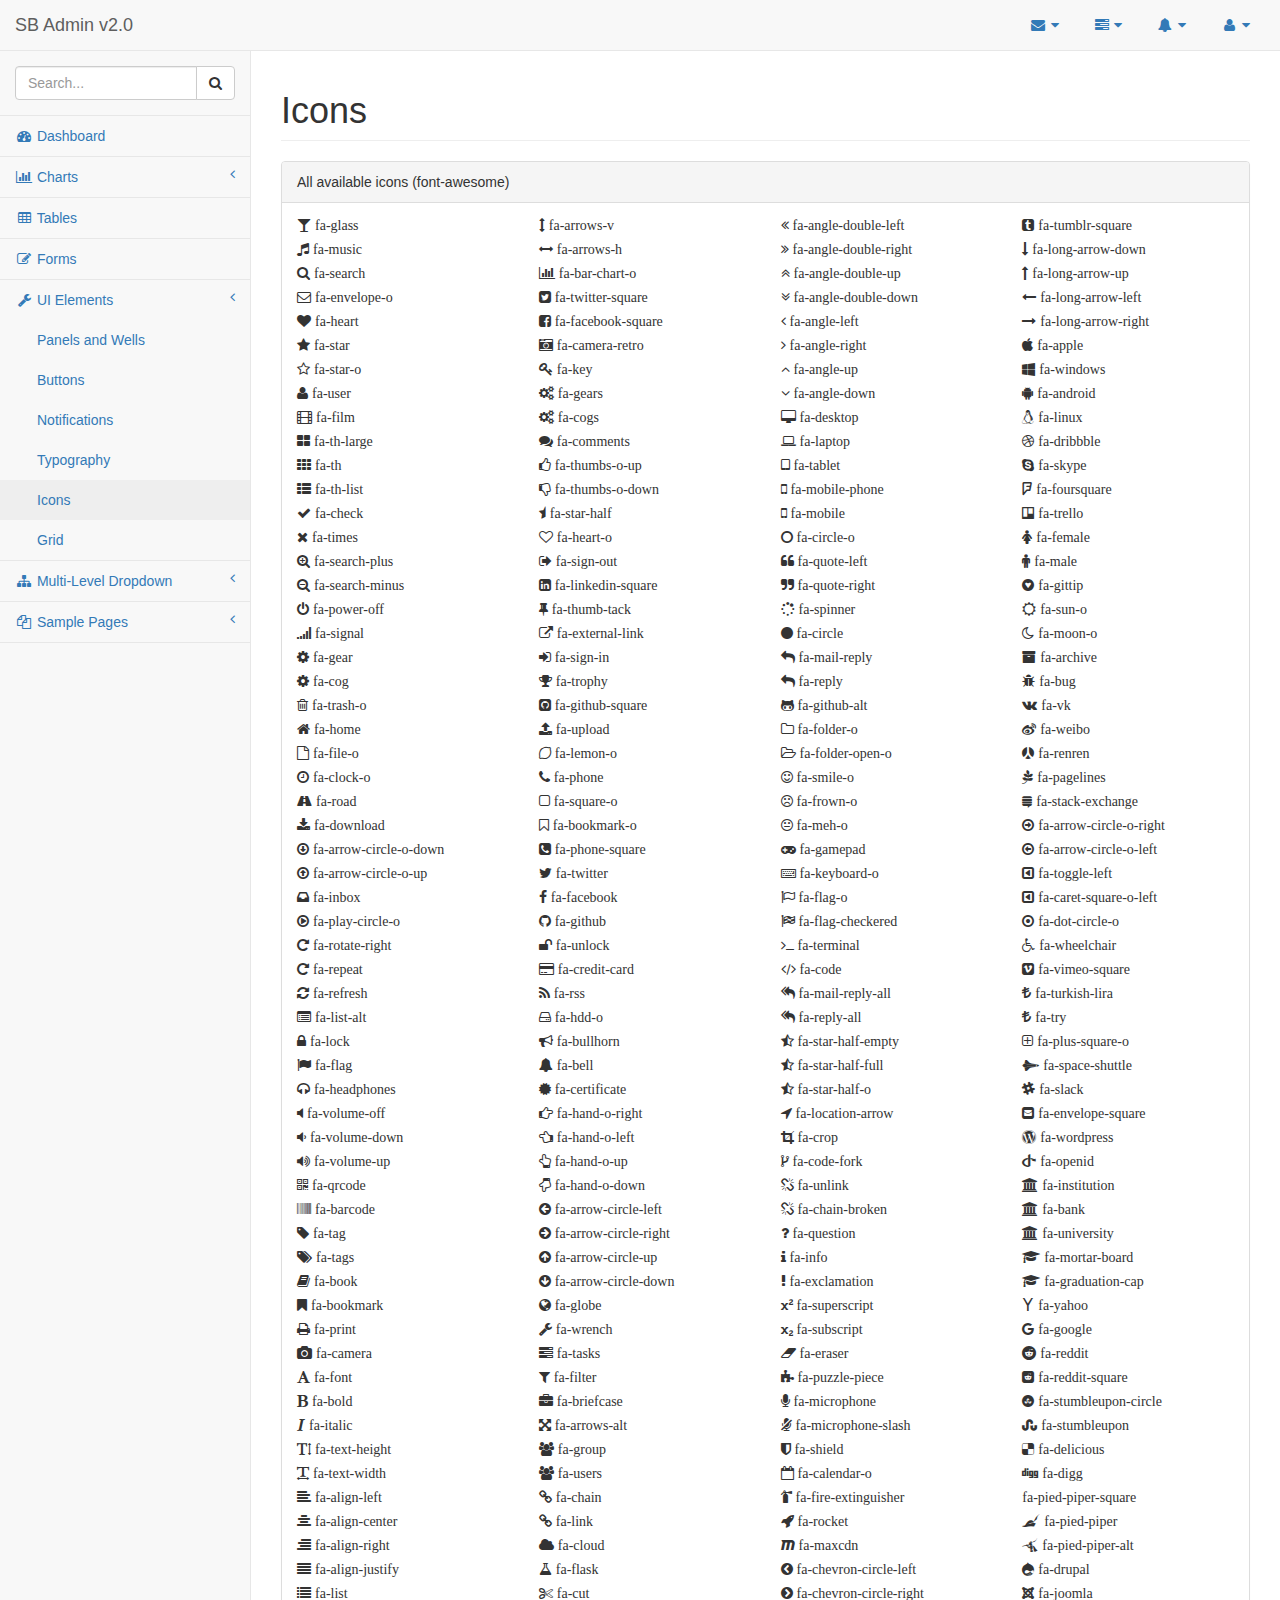
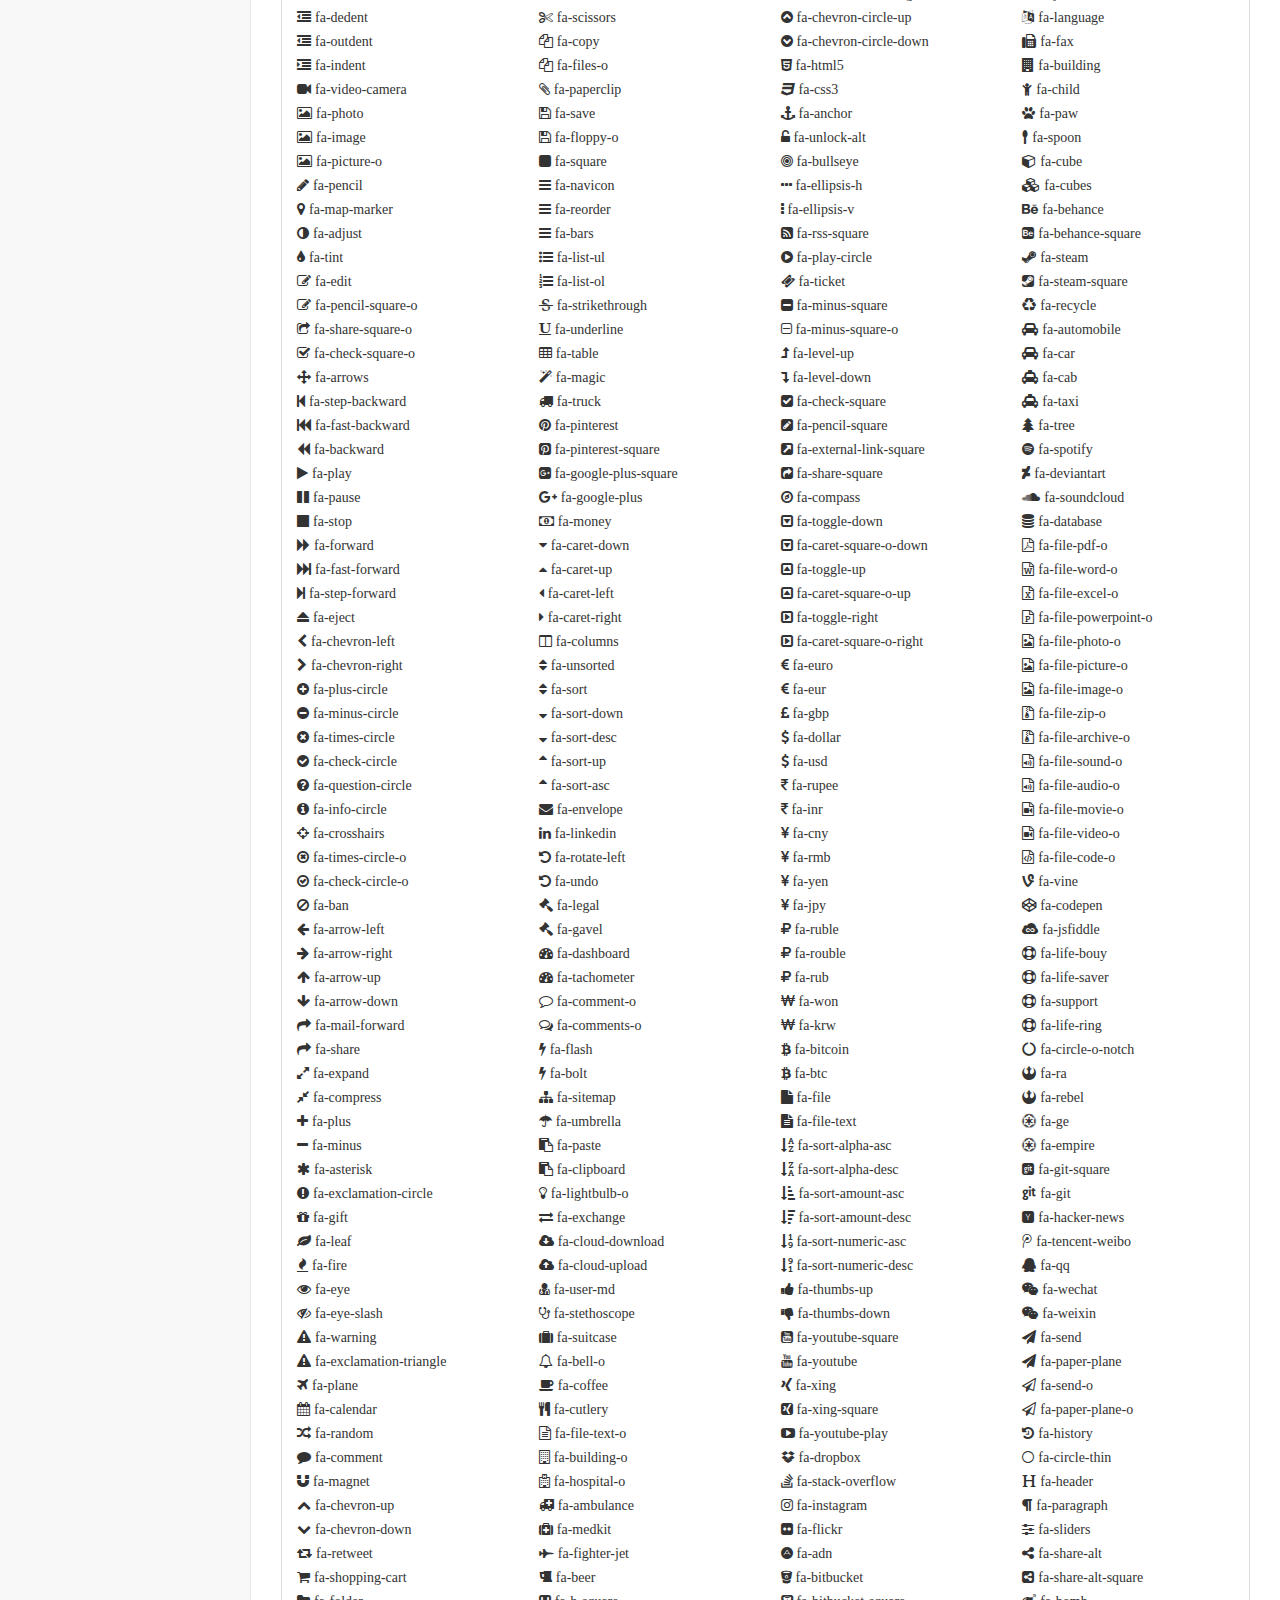
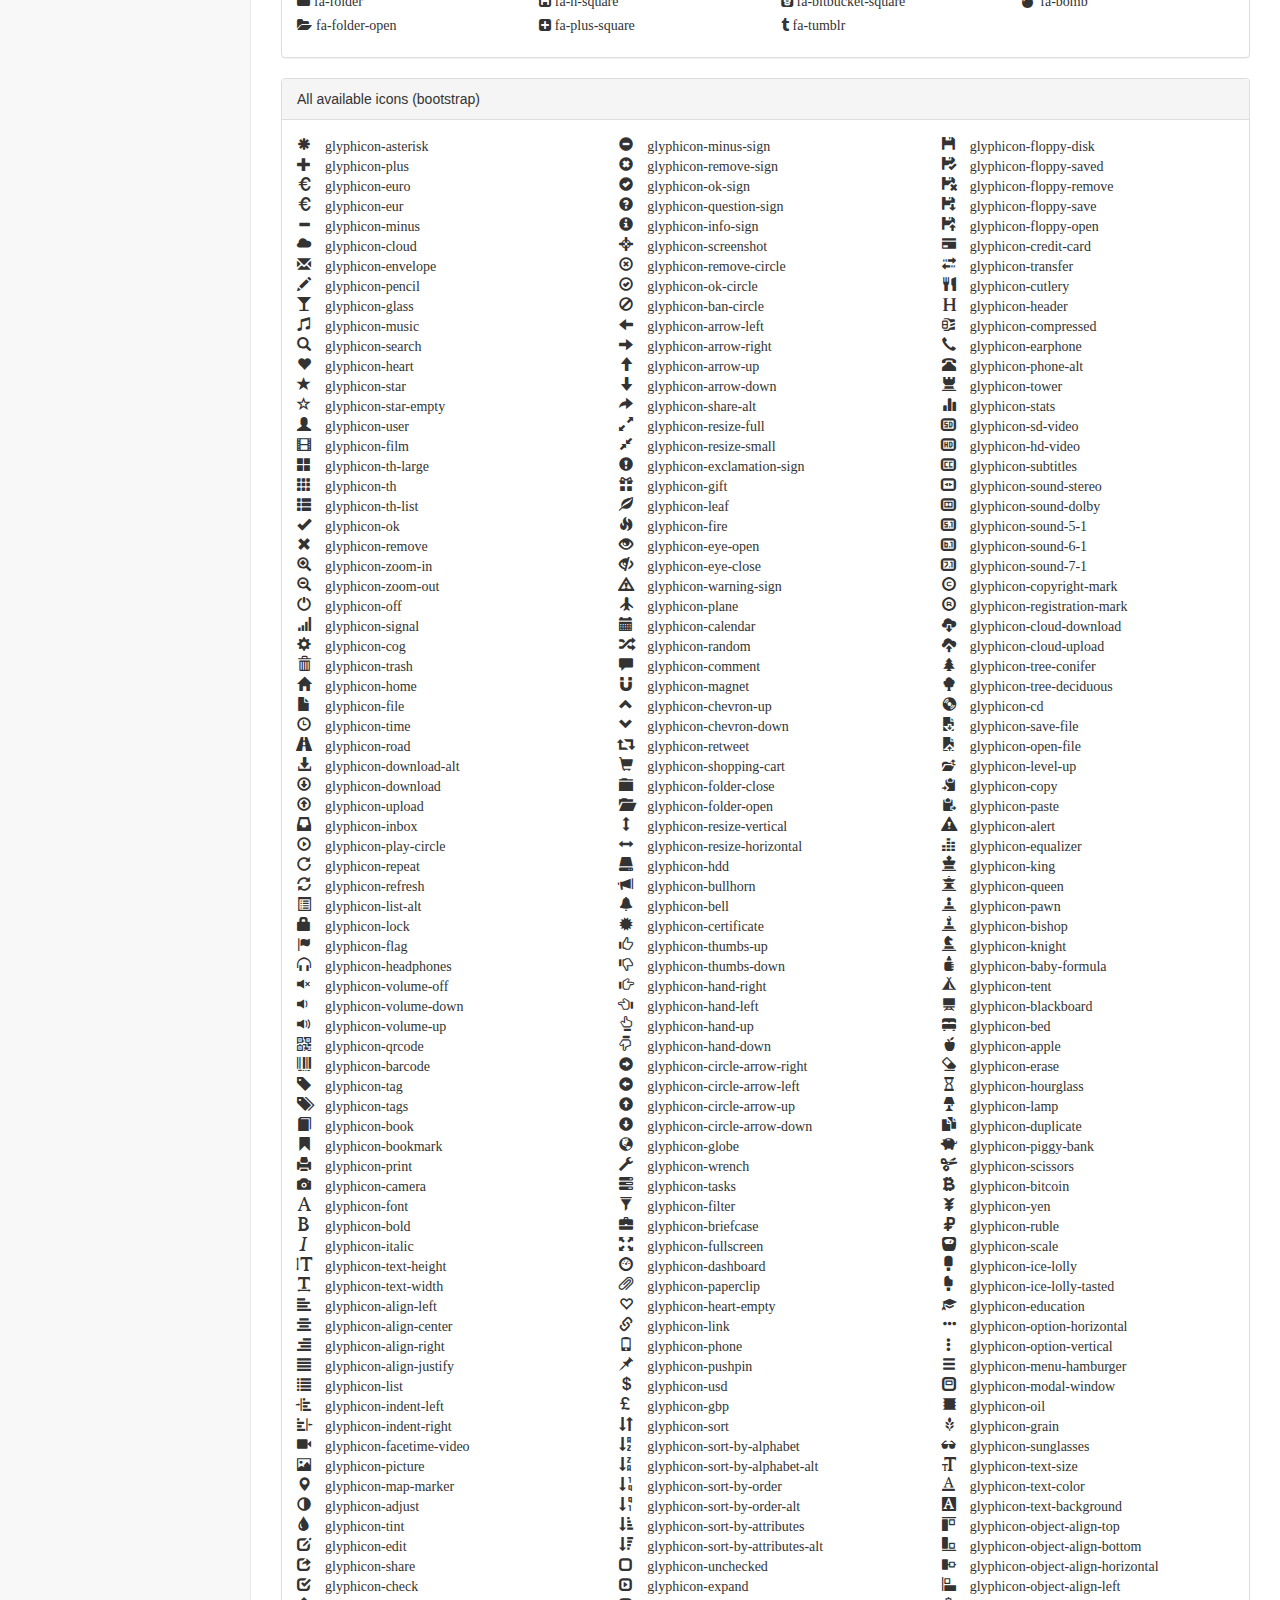
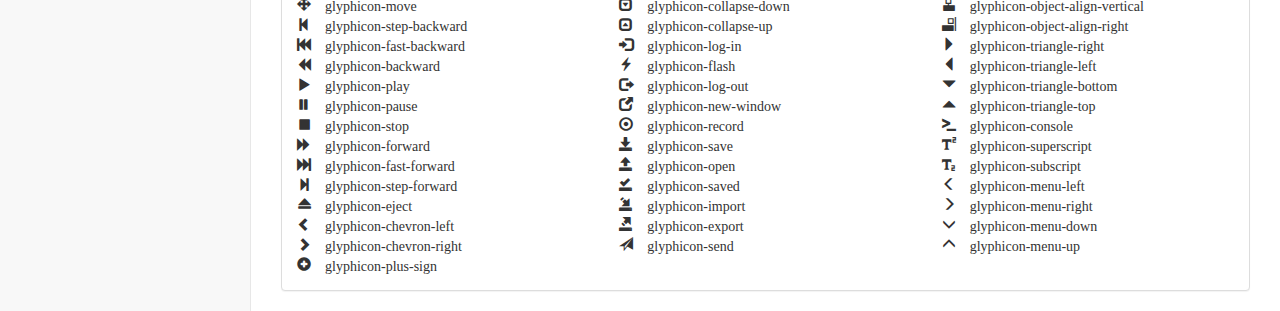
<file: bootadmin/pages/icons.html>
<!DOCTYPE html>
<html lang="en">

<head>

    <meta charset="utf-8">
    <meta http-equiv="X-UA-Compatible" content="IE=edge">
    <meta name="viewport" content="width=device-width, initial-scale=1">
    <meta name="description" content="">
    <meta name="author" content="">

    <title>SB Admin 2 - Bootstrap Admin Theme</title>

    <!-- Bootstrap Core CSS -->
    <link href="../vendor/bootstrap/css/bootstrap.min.css" rel="stylesheet">

    <!-- MetisMenu CSS -->
    <link href="../vendor/metisMenu/metisMenu.min.css" rel="stylesheet">

    <!-- Custom CSS -->
    <link href="../dist/css/sb-admin-2.css" rel="stylesheet">

    <!-- Custom Fonts -->
    <link href="../vendor/font-awesome/css/font-awesome.min.css" rel="stylesheet" type="text/css">

    <!-- HTML5 Shim and Respond.js IE8 support of HTML5 elements and media queries -->
    <!-- WARNING: Respond.js doesn't work if you view the page via file:// -->
    <!--[if lt IE 9]>
        <script src="https://oss.maxcdn.com/libs/html5shiv/3.7.0/html5shiv.js"></script>
        <script src="https://oss.maxcdn.com/libs/respond.js/1.4.2/respond.min.js"></script>
    <![endif]-->

</head>

<body>

    <div id="wrapper">

        <!-- Navigation -->
        <nav class="navbar navbar-default navbar-static-top" role="navigation" style="margin-bottom: 0">
            <div class="navbar-header">
                <button type="button" class="navbar-toggle" data-toggle="collapse" data-target=".navbar-collapse">
                    <span class="sr-only">Toggle navigation</span>
                    <span class="icon-bar"></span>
                    <span class="icon-bar"></span>
                    <span class="icon-bar"></span>
                </button>
                <a class="navbar-brand" href="index.html">SB Admin v2.0</a>
            </div>
            <!-- /.navbar-header -->

            <ul class="nav navbar-top-links navbar-right">
                <li class="dropdown">
                    <a class="dropdown-toggle" data-toggle="dropdown" href="#">
                        <i class="fa fa-envelope fa-fw"></i> <i class="fa fa-caret-down"></i>
                    </a>
                    <ul class="dropdown-menu dropdown-messages">
                        <li>
                            <a href="#">
                                <div>
                                    <strong>John Smith</strong>
                                    <span class="pull-right text-muted">
                                            <em>Yesterday</em>
                                        </span>
                                </div>
                                <div>Lorem ipsum dolor sit amet, consectetur adipiscing elit. Pellentesque eleifend...</div>
                            </a>
                        </li>
                        <li class="divider"></li>
                        <li>
                            <a href="#">
                                <div>
                                    <strong>John Smith</strong>
                                    <span class="pull-right text-muted">
                                            <em>Yesterday</em>
                                        </span>
                                </div>
                                <div>Lorem ipsum dolor sit amet, consectetur adipiscing elit. Pellentesque eleifend...</div>
                            </a>
                        </li>
                        <li class="divider"></li>
                        <li>
                            <a href="#">
                                <div>
                                    <strong>John Smith</strong>
                                    <span class="pull-right text-muted">
                                            <em>Yesterday</em>
                                        </span>
                                </div>
                                <div>Lorem ipsum dolor sit amet, consectetur adipiscing elit. Pellentesque eleifend...</div>
                            </a>
                        </li>
                        <li class="divider"></li>
                        <li>
                            <a class="text-center" href="#">
                                <strong>Read All Messages</strong>
                                <i class="fa fa-angle-right"></i>
                            </a>
                        </li>
                    </ul>
                    <!-- /.dropdown-messages -->
                </li>
                <!-- /.dropdown -->
                <li class="dropdown">
                    <a class="dropdown-toggle" data-toggle="dropdown" href="#">
                        <i class="fa fa-tasks fa-fw"></i> <i class="fa fa-caret-down"></i>
                    </a>
                    <ul class="dropdown-menu dropdown-tasks">
                        <li>
                            <a href="#">
                                <div>
                                    <p>
                                        <strong>Task 1</strong>
                                        <span class="pull-right text-muted">40% Complete</span>
                                    </p>
                                    <div class="progress progress-striped active">
                                        <div class="progress-bar progress-bar-success" role="progressbar" aria-valuenow="40" aria-valuemin="0" aria-valuemax="100" style="width: 40%">
                                            <span class="sr-only">40% Complete (success)</span>
                                        </div>
                                    </div>
                                </div>
                            </a>
                        </li>
                        <li class="divider"></li>
                        <li>
                            <a href="#">
                                <div>
                                    <p>
                                        <strong>Task 2</strong>
                                        <span class="pull-right text-muted">20% Complete</span>
                                    </p>
                                    <div class="progress progress-striped active">
                                        <div class="progress-bar progress-bar-info" role="progressbar" aria-valuenow="20" aria-valuemin="0" aria-valuemax="100" style="width: 20%">
                                            <span class="sr-only">20% Complete</span>
                                        </div>
                                    </div>
                                </div>
                            </a>
                        </li>
                        <li class="divider"></li>
                        <li>
                            <a href="#">
                                <div>
                                    <p>
                                        <strong>Task 3</strong>
                                        <span class="pull-right text-muted">60% Complete</span>
                                    </p>
                                    <div class="progress progress-striped active">
                                        <div class="progress-bar progress-bar-warning" role="progressbar" aria-valuenow="60" aria-valuemin="0" aria-valuemax="100" style="width: 60%">
                                            <span class="sr-only">60% Complete (warning)</span>
                                        </div>
                                    </div>
                                </div>
                            </a>
                        </li>
                        <li class="divider"></li>
                        <li>
                            <a href="#">
                                <div>
                                    <p>
                                        <strong>Task 4</strong>
                                        <span class="pull-right text-muted">80% Complete</span>
                                    </p>
                                    <div class="progress progress-striped active">
                                        <div class="progress-bar progress-bar-danger" role="progressbar" aria-valuenow="80" aria-valuemin="0" aria-valuemax="100" style="width: 80%">
                                            <span class="sr-only">80% Complete (danger)</span>
                                        </div>
                                    </div>
                                </div>
                            </a>
                        </li>
                        <li class="divider"></li>
                        <li>
                            <a class="text-center" href="#">
                                <strong>See All Tasks</strong>
                                <i class="fa fa-angle-right"></i>
                            </a>
                        </li>
                    </ul>
                    <!-- /.dropdown-tasks -->
                </li>
                <!-- /.dropdown -->
                <li class="dropdown">
                    <a class="dropdown-toggle" data-toggle="dropdown" href="#">
                        <i class="fa fa-bell fa-fw"></i> <i class="fa fa-caret-down"></i>
                    </a>
                    <ul class="dropdown-menu dropdown-alerts">
                        <li>
                            <a href="#">
                                <div>
                                    <i class="fa fa-comment fa-fw"></i> New Comment
                                    <span class="pull-right text-muted small">4 minutes ago</span>
                                </div>
                            </a>
                        </li>
                        <li class="divider"></li>
                        <li>
                            <a href="#">
                                <div>
                                    <i class="fa fa-twitter fa-fw"></i> 3 New Followers
                                    <span class="pull-right text-muted small">12 minutes ago</span>
                                </div>
                            </a>
                        </li>
                        <li class="divider"></li>
                        <li>
                            <a href="#">
                                <div>
                                    <i class="fa fa-envelope fa-fw"></i> Message Sent
                                    <span class="pull-right text-muted small">4 minutes ago</span>
                                </div>
                            </a>
                        </li>
                        <li class="divider"></li>
                        <li>
                            <a href="#">
                                <div>
                                    <i class="fa fa-tasks fa-fw"></i> New Task
                                    <span class="pull-right text-muted small">4 minutes ago</span>
                                </div>
                            </a>
                        </li>
                        <li class="divider"></li>
                        <li>
                            <a href="#">
                                <div>
                                    <i class="fa fa-upload fa-fw"></i> Server Rebooted
                                    <span class="pull-right text-muted small">4 minutes ago</span>
                                </div>
                            </a>
                        </li>
                        <li class="divider"></li>
                        <li>
                            <a class="text-center" href="#">
                                <strong>See All Alerts</strong>
                                <i class="fa fa-angle-right"></i>
                            </a>
                        </li>
                    </ul>
                    <!-- /.dropdown-alerts -->
                </li>
                <!-- /.dropdown -->
                <li class="dropdown">
                    <a class="dropdown-toggle" data-toggle="dropdown" href="#">
                        <i class="fa fa-user fa-fw"></i> <i class="fa fa-caret-down"></i>
                    </a>
                    <ul class="dropdown-menu dropdown-user">
                        <li><a href="#"><i class="fa fa-user fa-fw"></i> User Profile</a>
                        </li>
                        <li><a href="#"><i class="fa fa-gear fa-fw"></i> Settings</a>
                        </li>
                        <li class="divider"></li>
                        <li><a href="login.html"><i class="fa fa-sign-out fa-fw"></i> Logout</a>
                        </li>
                    </ul>
                    <!-- /.dropdown-user -->
                </li>
                <!-- /.dropdown -->
            </ul>
            <!-- /.navbar-top-links -->

            <div class="navbar-default sidebar" role="navigation">
                <div class="sidebar-nav navbar-collapse">
                    <ul class="nav" id="side-menu">
                        <li class="sidebar-search">
                            <div class="input-group custom-search-form">
                                <input type="text" class="form-control" placeholder="Search...">
                                <span class="input-group-btn">
                                    <button class="btn btn-default" type="button">
                                        <i class="fa fa-search"></i>
                                    </button>
                                </span>
                            </div>
                            <!-- /input-group -->
                        </li>
                        <li>
                            <a href="index.html"><i class="fa fa-dashboard fa-fw"></i> Dashboard</a>
                        </li>
                        <li>
                            <a href="#"><i class="fa fa-bar-chart-o fa-fw"></i> Charts<span class="fa arrow"></span></a>
                            <ul class="nav nav-second-level">
                                <li>
                                    <a href="flot.html">Flot Charts</a>
                                </li>
                                <li>
                                    <a href="morris.html">Morris.js Charts</a>
                                </li>
                            </ul>
                            <!-- /.nav-second-level -->
                        </li>
                        <li>
                            <a href="tables.html"><i class="fa fa-table fa-fw"></i> Tables</a>
                        </li>
                        <li>
                            <a href="forms.html"><i class="fa fa-edit fa-fw"></i> Forms</a>
                        </li>
                        <li>
                            <a href="#"><i class="fa fa-wrench fa-fw"></i> UI Elements<span class="fa arrow"></span></a>
                            <ul class="nav nav-second-level">
                                <li>
                                    <a href="panels-wells.html">Panels and Wells</a>
                                </li>
                                <li>
                                    <a href="buttons.html">Buttons</a>
                                </li>
                                <li>
                                    <a href="notifications.html">Notifications</a>
                                </li>
                                <li>
                                    <a href="typography.html">Typography</a>
                                </li>
                                <li>
                                    <a href="icons.html"> Icons</a>
                                </li>
                                <li>
                                    <a href="grid.html">Grid</a>
                                </li>
                            </ul>
                            <!-- /.nav-second-level -->
                        </li>
                        <li>
                            <a href="#"><i class="fa fa-sitemap fa-fw"></i> Multi-Level Dropdown<span class="fa arrow"></span></a>
                            <ul class="nav nav-second-level">
                                <li>
                                    <a href="#">Second Level Item</a>
                                </li>
                                <li>
                                    <a href="#">Second Level Item</a>
                                </li>
                                <li>
                                    <a href="#">Third Level <span class="fa arrow"></span></a>
                                    <ul class="nav nav-third-level">
                                        <li>
                                            <a href="#">Third Level Item</a>
                                        </li>
                                        <li>
                                            <a href="#">Third Level Item</a>
                                        </li>
                                        <li>
                                            <a href="#">Third Level Item</a>
                                        </li>
                                        <li>
                                            <a href="#">Third Level Item</a>
                                        </li>
                                    </ul>
                                    <!-- /.nav-third-level -->
                                </li>
                            </ul>
                            <!-- /.nav-second-level -->
                        </li>
                        <li>
                            <a href="#"><i class="fa fa-files-o fa-fw"></i> Sample Pages<span class="fa arrow"></span></a>
                            <ul class="nav nav-second-level">
                                <li>
                                    <a href="blank.html">Blank Page</a>
                                </li>
                                <li>
                                    <a href="login.html">Login Page</a>
                                </li>
                            </ul>
                            <!-- /.nav-second-level -->
                        </li>
                    </ul>
                </div>
                <!-- /.sidebar-collapse -->
            </div>
            <!-- /.navbar-static-side -->
        </nav>

        <div id="page-wrapper">
            <div class="row">
                <div class="col-lg-12">
                    <h1 class="page-header">Icons</h1>
                </div>
                <!-- /.col-lg-12 -->
            </div>
            <!-- /.row -->
            <div class="row">
                <div class="col-lg-12">
                    <div class="panel panel-default">
                        <div class="panel-heading">
                            All available icons (font-awesome)
                        </div>
                        <div class="panel-body">
                            <div class="row">
                                <div class="fa col-lg-3">
                                    <p class="fa fa-glass"> fa-glass </p>
                                    <br/>
                                    <p class="fa fa-music"> fa-music </p>
                                    <br/>
                                    <p class="fa fa-search"> fa-search </p>
                                    <br/>
                                    <p class="fa fa-envelope-o"> fa-envelope-o </p>
                                    <br/>
                                    <p class="fa fa-heart"> fa-heart </p>
                                    <br/>
                                    <p class="fa fa-star"> fa-star </p>
                                    <br/>
                                    <p class="fa fa-star-o"> fa-star-o </p>
                                    <br/>
                                    <p class="fa fa-user"> fa-user </p>
                                    <br/>
                                    <p class="fa fa-film"> fa-film </p>
                                    <br/>
                                    <p class="fa fa-th-large"> fa-th-large </p>
                                    <br/>
                                    <p class="fa fa-th"> fa-th </p>
                                    <br/>
                                    <p class="fa fa-th-list"> fa-th-list </p>
                                    <br/>
                                    <p class="fa fa-check"> fa-check </p>
                                    <br/>
                                    <p class="fa fa-times"> fa-times </p>
                                    <br/>
                                    <p class="fa fa-search-plus"> fa-search-plus </p>
                                    <br/>
                                    <p class="fa fa-search-minus"> fa-search-minus </p>
                                    <br/>
                                    <p class="fa fa-power-off"> fa-power-off </p>
                                    <br/>
                                    <p class="fa fa-signal"> fa-signal </p>
                                    <br/>
                                    <p class="fa fa-gear"> fa-gear </p>
                                    <br/>
                                    <p class="fa fa-cog"> fa-cog </p>
                                    <br/>
                                    <p class="fa fa-trash-o"> fa-trash-o </p>
                                    <br/>
                                    <p class="fa fa-home"> fa-home </p>
                                    <br/>
                                    <p class="fa fa-file-o"> fa-file-o </p>
                                    <br/>
                                    <p class="fa fa-clock-o"> fa-clock-o </p>
                                    <br/>
                                    <p class="fa fa-road"> fa-road </p>
                                    <br/>
                                    <p class="fa fa-download"> fa-download </p>
                                    <br/>
                                    <p class="fa fa-arrow-circle-o-down"> fa-arrow-circle-o-down </p>
                                    <br/>
                                    <p class="fa fa-arrow-circle-o-up"> fa-arrow-circle-o-up </p>
                                    <br/>
                                    <p class="fa fa-inbox"> fa-inbox </p>
                                    <br/>
                                    <p class="fa fa-play-circle-o"> fa-play-circle-o </p>
                                    <br/>
                                    <p class="fa fa-rotate-right"> fa-rotate-right </p>
                                    <br/>
                                    <p class="fa fa-repeat"> fa-repeat </p>
                                    <br/>
                                    <p class="fa fa-refresh"> fa-refresh </p>
                                    <br/>
                                    <p class="fa fa-list-alt"> fa-list-alt </p>
                                    <br/>
                                    <p class="fa fa-lock"> fa-lock </p>
                                    <br/>
                                    <p class="fa fa-flag"> fa-flag </p>
                                    <br/>
                                    <p class="fa fa-headphones"> fa-headphones </p>
                                    <br/>
                                    <p class="fa fa-volume-off"> fa-volume-off </p>
                                    <br/>
                                    <p class="fa fa-volume-down"> fa-volume-down </p>
                                    <br/>
                                    <p class="fa fa-volume-up"> fa-volume-up </p>
                                    <br/>
                                    <p class="fa fa-qrcode"> fa-qrcode </p>
                                    <br/>
                                    <p class="fa fa-barcode"> fa-barcode </p>
                                    <br/>
                                    <p class="fa fa-tag"> fa-tag </p>
                                    <br/>
                                    <p class="fa fa-tags"> fa-tags </p>
                                    <br/>
                                    <p class="fa fa-book"> fa-book </p>
                                    <br/>
                                    <p class="fa fa-bookmark"> fa-bookmark </p>
                                    <br/>
                                    <p class="fa fa-print"> fa-print </p>
                                    <br/>
                                    <p class="fa fa-camera"> fa-camera </p>
                                    <br/>
                                    <p class="fa fa-font"> fa-font </p>
                                    <br/>
                                    <p class="fa fa-bold"> fa-bold </p>
                                    <br/>
                                    <p class="fa fa-italic"> fa-italic </p>
                                    <br/>
                                    <p class="fa fa-text-height"> fa-text-height </p>
                                    <br/>
                                    <p class="fa fa-text-width"> fa-text-width </p>
                                    <br/>
                                    <p class="fa fa-align-left"> fa-align-left </p>
                                    <br/>
                                    <p class="fa fa-align-center"> fa-align-center </p>
                                    <br/>
                                    <p class="fa fa-align-right"> fa-align-right </p>
                                    <br/>
                                    <p class="fa fa-align-justify"> fa-align-justify </p>
                                    <br/>
                                    <p class="fa fa-list"> fa-list </p>
                                    <br/>
                                    <p class="fa fa-dedent"> fa-dedent </p>
                                    <br/>
                                    <p class="fa fa-outdent"> fa-outdent </p>
                                    <br/>
                                    <p class="fa fa-indent"> fa-indent </p>
                                    <br/>
                                    <p class="fa fa-video-camera"> fa-video-camera </p>
                                    <br/>
                                    <p class="fa fa-photo"> fa-photo </p>
                                    <br/>
                                    <p class="fa fa-image"> fa-image </p>
                                    <br/>
                                    <p class="fa fa-picture-o"> fa-picture-o </p>
                                    <br/>
                                    <p class="fa fa-pencil"> fa-pencil </p>
                                    <br/>
                                    <p class="fa fa-map-marker"> fa-map-marker </p>
                                    <br/>
                                    <p class="fa fa-adjust"> fa-adjust </p>
                                    <br/>
                                    <p class="fa fa-tint"> fa-tint </p>
                                    <br/>
                                    <p class="fa fa-edit"> fa-edit </p>
                                    <br/>
                                    <p class="fa fa-pencil-square-o"> fa-pencil-square-o </p>
                                    <br/>
                                    <p class="fa fa-share-square-o"> fa-share-square-o </p>
                                    <br/>
                                    <p class="fa fa-check-square-o"> fa-check-square-o </p>
                                    <br/>
                                    <p class="fa fa-arrows"> fa-arrows </p>
                                    <br/>
                                    <p class="fa fa-step-backward"> fa-step-backward </p>
                                    <br/>
                                    <p class="fa fa-fast-backward"> fa-fast-backward </p>
                                    <br/>
                                    <p class="fa fa-backward"> fa-backward </p>
                                    <br/>
                                    <p class="fa fa-play"> fa-play </p>
                                    <br/>
                                    <p class="fa fa-pause"> fa-pause </p>
                                    <br/>
                                    <p class="fa fa-stop"> fa-stop </p>
                                    <br/>
                                    <p class="fa fa-forward"> fa-forward </p>
                                    <br/>
                                    <p class="fa fa-fast-forward"> fa-fast-forward </p>
                                    <br/>
                                    <p class="fa fa-step-forward"> fa-step-forward </p>
                                    <br/>
                                    <p class="fa fa-eject"> fa-eject </p>
                                    <br/>
                                    <p class="fa fa-chevron-left"> fa-chevron-left </p>
                                    <br/>
                                    <p class="fa fa-chevron-right"> fa-chevron-right </p>
                                    <br/>
                                    <p class="fa fa-plus-circle"> fa-plus-circle </p>
                                    <br/>
                                    <p class="fa fa-minus-circle"> fa-minus-circle </p>
                                    <br/>
                                    <p class="fa fa-times-circle"> fa-times-circle </p>
                                    <br/>
                                    <p class="fa fa-check-circle"> fa-check-circle </p>
                                    <br/>
                                    <p class="fa fa-question-circle"> fa-question-circle </p>
                                    <br/>
                                    <p class="fa fa-info-circle"> fa-info-circle </p>
                                    <br/>
                                    <p class="fa fa-crosshairs"> fa-crosshairs </p>
                                    <br/>
                                    <p class="fa fa-times-circle-o"> fa-times-circle-o </p>
                                    <br/>
                                    <p class="fa fa-check-circle-o"> fa-check-circle-o </p>
                                    <br/>
                                    <p class="fa fa-ban"> fa-ban </p>
                                    <br/>
                                    <p class="fa fa-arrow-left"> fa-arrow-left </p>
                                    <br/>
                                    <p class="fa fa-arrow-right"> fa-arrow-right </p>
                                    <br/>
                                    <p class="fa fa-arrow-up"> fa-arrow-up </p>
                                    <br/>
                                    <p class="fa fa-arrow-down"> fa-arrow-down </p>
                                    <br/>
                                    <p class="fa fa-mail-forward"> fa-mail-forward </p>
                                    <br/>
                                    <p class="fa fa-share"> fa-share </p>
                                    <br/>
                                    <p class="fa fa-expand"> fa-expand </p>
                                    <br/>
                                    <p class="fa fa-compress"> fa-compress </p>
                                    <br/>
                                    <p class="fa fa-plus"> fa-plus </p>
                                    <br/>
                                    <p class="fa fa-minus"> fa-minus </p>
                                    <br/>
                                    <p class="fa fa-asterisk"> fa-asterisk </p>
                                    <br/>
                                    <p class="fa fa-exclamation-circle"> fa-exclamation-circle </p>
                                    <br/>
                                    <p class="fa fa-gift"> fa-gift </p>
                                    <br/>
                                    <p class="fa fa-leaf"> fa-leaf </p>
                                    <br/>
                                    <p class="fa fa-fire"> fa-fire </p>
                                    <br/>
                                    <p class="fa fa-eye"> fa-eye </p>
                                    <br/>
                                    <p class="fa fa-eye-slash"> fa-eye-slash </p>
                                    <br/>
                                    <p class="fa fa-warning"> fa-warning </p>
                                    <br/>
                                    <p class="fa fa-exclamation-triangle"> fa-exclamation-triangle </p>
                                    <br/>
                                    <p class="fa fa-plane"> fa-plane </p>
                                    <br/>
                                    <p class="fa fa-calendar"> fa-calendar </p>
                                    <br/>
                                    <p class="fa fa-random"> fa-random </p>
                                    <br/>
                                    <p class="fa fa-comment"> fa-comment </p>
                                    <br/>
                                    <p class="fa fa-magnet"> fa-magnet </p>
                                    <br/>
                                    <p class="fa fa-chevron-up"> fa-chevron-up </p>
                                    <br/>
                                    <p class="fa fa-chevron-down"> fa-chevron-down </p>
                                    <br/>
                                    <p class="fa fa-retweet"> fa-retweet </p>
                                    <br/>
                                    <p class="fa fa-shopping-cart"> fa-shopping-cart </p>
                                    <br/>
                                    <p class="fa fa-folder"> fa-folder </p>
                                    <br/>
                                    <p class="fa fa-folder-open"> fa-folder-open </p>
                                    <br/>
                                </div>
                                <!-- /.col-lg-6 (nested) -->
                                <div class="fa col-lg-3">
                                    <p class="fa fa-arrows-v"> fa-arrows-v </p>
                                    <br/>
                                    <p class="fa fa-arrows-h"> fa-arrows-h </p>
                                    <br/>
                                    <p class="fa fa-bar-chart-o"> fa-bar-chart-o </p>
                                    <br/>
                                    <p class="fa fa-twitter-square"> fa-twitter-square </p>
                                    <br/>
                                    <p class="fa fa-facebook-square"> fa-facebook-square </p>
                                    <br/>
                                    <p class="fa fa-camera-retro"> fa-camera-retro </p>
                                    <br/>
                                    <p class="fa fa-key"> fa-key </p>
                                    <br/>
                                    <p class="fa fa-gears"> fa-gears </p>
                                    <br/>
                                    <p class="fa fa-cogs"> fa-cogs </p>
                                    <br/>
                                    <p class="fa fa-comments"> fa-comments </p>
                                    <br/>
                                    <p class="fa fa-thumbs-o-up"> fa-thumbs-o-up </p>
                                    <br/>
                                    <p class="fa fa-thumbs-o-down"> fa-thumbs-o-down </p>
                                    <br/>
                                    <p class="fa fa-star-half"> fa-star-half </p>
                                    <br/>
                                    <p class="fa fa-heart-o"> fa-heart-o </p>
                                    <br/>
                                    <p class="fa fa-sign-out"> fa-sign-out </p>
                                    <br/>
                                    <p class="fa fa-linkedin-square"> fa-linkedin-square </p>
                                    <br/>
                                    <p class="fa fa-thumb-tack"> fa-thumb-tack </p>
                                    <br/>
                                    <p class="fa fa-external-link"> fa-external-link </p>
                                    <br/>
                                    <p class="fa fa-sign-in"> fa-sign-in </p>
                                    <br/>
                                    <p class="fa fa-trophy"> fa-trophy </p>
                                    <br/>
                                    <p class="fa fa-github-square"> fa-github-square </p>
                                    <br/>
                                    <p class="fa fa-upload"> fa-upload </p>
                                    <br/>
                                    <p class="fa fa-lemon-o"> fa-lemon-o </p>
                                    <br/>
                                    <p class="fa fa-phone"> fa-phone </p>
                                    <br/>
                                    <p class="fa fa-square-o"> fa-square-o </p>
                                    <br/>
                                    <p class="fa fa-bookmark-o"> fa-bookmark-o </p>
                                    <br/>
                                    <p class="fa fa-phone-square"> fa-phone-square </p>
                                    <br/>
                                    <p class="fa fa-twitter"> fa-twitter </p>
                                    <br/>
                                    <p class="fa fa-facebook"> fa-facebook </p>
                                    <br/>
                                    <p class="fa fa-github"> fa-github </p>
                                    <br/>
                                    <p class="fa fa-unlock"> fa-unlock </p>
                                    <br/>
                                    <p class="fa fa-credit-card"> fa-credit-card </p>
                                    <br/>
                                    <p class="fa fa-rss"> fa-rss </p>
                                    <br/>
                                    <p class="fa fa-hdd-o"> fa-hdd-o </p>
                                    <br/>
                                    <p class="fa fa-bullhorn"> fa-bullhorn </p>
                                    <br/>
                                    <p class="fa fa-bell"> fa-bell </p>
                                    <br/>
                                    <p class="fa fa-certificate"> fa-certificate </p>
                                    <br/>
                                    <p class="fa fa-hand-o-right"> fa-hand-o-right </p>
                                    <br/>
                                    <p class="fa fa-hand-o-left"> fa-hand-o-left </p>
                                    <br/>
                                    <p class="fa fa-hand-o-up"> fa-hand-o-up </p>
                                    <br/>
                                    <p class="fa fa-hand-o-down"> fa-hand-o-down </p>
                                    <br/>
                                    <p class="fa fa-arrow-circle-left"> fa-arrow-circle-left </p>
                                    <br/>
                                    <p class="fa fa-arrow-circle-right"> fa-arrow-circle-right </p>
                                    <br/>
                                    <p class="fa fa-arrow-circle-up"> fa-arrow-circle-up </p>
                                    <br/>
                                    <p class="fa fa-arrow-circle-down"> fa-arrow-circle-down </p>
                                    <br/>
                                    <p class="fa fa-globe"> fa-globe </p>
                                    <br/>
                                    <p class="fa fa-wrench"> fa-wrench </p>
                                    <br/>
                                    <p class="fa fa-tasks"> fa-tasks </p>
                                    <br/>
                                    <p class="fa fa-filter"> fa-filter </p>
                                    <br/>
                                    <p class="fa fa-briefcase"> fa-briefcase </p>
                                    <br/>
                                    <p class="fa fa-arrows-alt"> fa-arrows-alt </p>
                                    <br/>
                                    <p class="fa fa-group"> fa-group </p>
                                    <br/>
                                    <p class="fa fa-users"> fa-users </p>
                                    <br/>
                                    <p class="fa fa-chain"> fa-chain </p>
                                    <br/>
                                    <p class="fa fa-link"> fa-link </p>
                                    <br/>
                                    <p class="fa fa-cloud"> fa-cloud </p>
                                    <br/>
                                    <p class="fa fa-flask"> fa-flask </p>
                                    <br/>
                                    <p class="fa fa-cut"> fa-cut </p>
                                    <br/>
                                    <p class="fa fa-scissors"> fa-scissors </p>
                                    <br/>
                                    <p class="fa fa-copy"> fa-copy </p>
                                    <br/>
                                    <p class="fa fa-files-o"> fa-files-o </p>
                                    <br/>
                                    <p class="fa fa-paperclip"> fa-paperclip </p>
                                    <br/>
                                    <p class="fa fa-save"> fa-save </p>
                                    <br/>
                                    <p class="fa fa-floppy-o"> fa-floppy-o </p>
                                    <br/>
                                    <p class="fa fa-square"> fa-square </p>
                                    <br/>
                                    <p class="fa fa-navicon"> fa-navicon </p>
                                    <br/>
                                    <p class="fa fa-reorder"> fa-reorder </p>
                                    <br/>
                                    <p class="fa fa-bars"> fa-bars </p>
                                    <br/>
                                    <p class="fa fa-list-ul"> fa-list-ul </p>
                                    <br/>
                                    <p class="fa fa-list-ol"> fa-list-ol </p>
                                    <br/>
                                    <p class="fa fa-strikethrough"> fa-strikethrough </p>
                                    <br/>
                                    <p class="fa fa-underline"> fa-underline </p>
                                    <br/>
                                    <p class="fa fa-table"> fa-table </p>
                                    <br/>
                                    <p class="fa fa-magic"> fa-magic </p>
                                    <br/>
                                    <p class="fa fa-truck"> fa-truck </p>
                                    <br/>
                                    <p class="fa fa-pinterest"> fa-pinterest </p>
                                    <br/>
                                    <p class="fa fa-pinterest-square"> fa-pinterest-square </p>
                                    <br/>
                                    <p class="fa fa-google-plus-square"> fa-google-plus-square </p>
                                    <br/>
                                    <p class="fa fa-google-plus"> fa-google-plus </p>
                                    <br/>
                                    <p class="fa fa-money"> fa-money </p>
                                    <br/>
                                    <p class="fa fa-caret-down"> fa-caret-down </p>
                                    <br/>
                                    <p class="fa fa-caret-up"> fa-caret-up </p>
                                    <br/>
                                    <p class="fa fa-caret-left"> fa-caret-left </p>
                                    <br/>
                                    <p class="fa fa-caret-right"> fa-caret-right </p>
                                    <br/>
                                    <p class="fa fa-columns"> fa-columns </p>
                                    <br/>
                                    <p class="fa fa-unsorted"> fa-unsorted </p>
                                    <br/>
                                    <p class="fa fa-sort"> fa-sort </p>
                                    <br/>
                                    <p class="fa fa-sort-down"> fa-sort-down </p>
                                    <br/>
                                    <p class="fa fa-sort-desc"> fa-sort-desc </p>
                                    <br/>
                                    <p class="fa fa-sort-up"> fa-sort-up </p>
                                    <br/>
                                    <p class="fa fa-sort-asc"> fa-sort-asc </p>
                                    <br/>
                                    <p class="fa fa-envelope"> fa-envelope </p>
                                    <br/>
                                    <p class="fa fa-linkedin"> fa-linkedin </p>
                                    <br/>
                                    <p class="fa fa-rotate-left"> fa-rotate-left </p>
                                    <br/>
                                    <p class="fa fa-undo"> fa-undo </p>
                                    <br/>
                                    <p class="fa fa-legal"> fa-legal </p>
                                    <br/>
                                    <p class="fa fa-gavel"> fa-gavel </p>
                                    <br/>
                                    <p class="fa fa-dashboard"> fa-dashboard </p>
                                    <br/>
                                    <p class="fa fa-tachometer"> fa-tachometer </p>
                                    <br/>
                                    <p class="fa fa-comment-o"> fa-comment-o </p>
                                    <br/>
                                    <p class="fa fa-comments-o"> fa-comments-o </p>
                                    <br/>
                                    <p class="fa fa-flash"> fa-flash </p>
                                    <br/>
                                    <p class="fa fa-bolt"> fa-bolt </p>
                                    <br/>
                                    <p class="fa fa-sitemap"> fa-sitemap </p>
                                    <br/>
                                    <p class="fa fa-umbrella"> fa-umbrella </p>
                                    <br/>
                                    <p class="fa fa-paste"> fa-paste </p>
                                    <br/>
                                    <p class="fa fa-clipboard"> fa-clipboard </p>
                                    <br/>
                                    <p class="fa fa-lightbulb-o"> fa-lightbulb-o </p>
                                    <br/>
                                    <p class="fa fa-exchange"> fa-exchange </p>
                                    <br/>
                                    <p class="fa fa-cloud-download"> fa-cloud-download </p>
                                    <br/>
                                    <p class="fa fa-cloud-upload"> fa-cloud-upload </p>
                                    <br/>
                                    <p class="fa fa-user-md"> fa-user-md </p>
                                    <br/>
                                    <p class="fa fa-stethoscope"> fa-stethoscope </p>
                                    <br/>
                                    <p class="fa fa-suitcase"> fa-suitcase </p>
                                    <br/>
                                    <p class="fa fa-bell-o"> fa-bell-o </p>
                                    <br/>
                                    <p class="fa fa-coffee"> fa-coffee </p>
                                    <br/>
                                    <p class="fa fa-cutlery"> fa-cutlery </p>
                                    <br/>
                                    <p class="fa fa-file-text-o"> fa-file-text-o </p>
                                    <br/>
                                    <p class="fa fa-building-o"> fa-building-o </p>
                                    <br/>
                                    <p class="fa fa-hospital-o"> fa-hospital-o </p>
                                    <br/>
                                    <p class="fa fa-ambulance"> fa-ambulance </p>
                                    <br/>
                                    <p class="fa fa-medkit"> fa-medkit </p>
                                    <br/>
                                    <p class="fa fa-fighter-jet"> fa-fighter-jet </p>
                                    <br/>
                                    <p class="fa fa-beer"> fa-beer </p>
                                    <br/>
                                    <p class="fa fa-h-square"> fa-h-square </p>
                                    <br/>
                                    <p class="fa fa-plus-square"> fa-plus-square </p>
                                    <br/>
                                </div>
                                <div class="fa col-lg-3">
                                    <p class="fa fa-angle-double-left"> fa-angle-double-left </p>
                                    <br/>
                                    <p class="fa fa-angle-double-right"> fa-angle-double-right </p>
                                    <br/>
                                    <p class="fa fa-angle-double-up"> fa-angle-double-up </p>
                                    <br/>
                                    <p class="fa fa-angle-double-down"> fa-angle-double-down </p>
                                    <br/>
                                    <p class="fa fa-angle-left"> fa-angle-left </p>
                                    <br/>
                                    <p class="fa fa-angle-right"> fa-angle-right </p>
                                    <br/>
                                    <p class="fa fa-angle-up"> fa-angle-up </p>
                                    <br/>
                                    <p class="fa fa-angle-down"> fa-angle-down </p>
                                    <br/>
                                    <p class="fa fa-desktop"> fa-desktop </p>
                                    <br/>
                                    <p class="fa fa-laptop"> fa-laptop </p>
                                    <br/>
                                    <p class="fa fa-tablet"> fa-tablet </p>
                                    <br/>
                                    <p class="fa fa-mobile-phone"> fa-mobile-phone </p>
                                    <br/>
                                    <p class="fa fa-mobile"> fa-mobile </p>
                                    <br/>
                                    <p class="fa fa-circle-o"> fa-circle-o </p>
                                    <br/>
                                    <p class="fa fa-quote-left"> fa-quote-left </p>
                                    <br/>
                                    <p class="fa fa-quote-right"> fa-quote-right </p>
                                    <br/>
                                    <p class="fa fa-spinner"> fa-spinner </p>
                                    <br/>
                                    <p class="fa fa-circle"> fa-circle </p>
                                    <br/>
                                    <p class="fa fa-mail-reply"> fa-mail-reply </p>
                                    <br/>
                                    <p class="fa fa-reply"> fa-reply </p>
                                    <br/>
                                    <p class="fa fa-github-alt"> fa-github-alt </p>
                                    <br/>
                                    <p class="fa fa-folder-o"> fa-folder-o </p>
                                    <br/>
                                    <p class="fa fa-folder-open-o"> fa-folder-open-o </p>
                                    <br/>
                                    <p class="fa fa-smile-o"> fa-smile-o </p>
                                    <br/>
                                    <p class="fa fa-frown-o"> fa-frown-o </p>
                                    <br/>
                                    <p class="fa fa-meh-o"> fa-meh-o </p>
                                    <br/>
                                    <p class="fa fa-gamepad"> fa-gamepad </p>
                                    <br/>
                                    <p class="fa fa-keyboard-o"> fa-keyboard-o </p>
                                    <br/>
                                    <p class="fa fa-flag-o"> fa-flag-o </p>
                                    <br/>
                                    <p class="fa fa-flag-checkered"> fa-flag-checkered </p>
                                    <br/>
                                    <p class="fa fa-terminal"> fa-terminal </p>
                                    <br/>
                                    <p class="fa fa-code"> fa-code </p>
                                    <br/>
                                    <p class="fa fa-mail-reply-all"> fa-mail-reply-all </p>
                                    <br/>
                                    <p class="fa fa-reply-all"> fa-reply-all </p>
                                    <br/>
                                    <p class="fa fa-star-half-empty"> fa-star-half-empty </p>
                                    <br/>
                                    <p class="fa fa-star-half-full"> fa-star-half-full </p>
                                    <br/>
                                    <p class="fa fa-star-half-o"> fa-star-half-o </p>
                                    <br/>
                                    <p class="fa fa-location-arrow"> fa-location-arrow </p>
                                    <br/>
                                    <p class="fa fa-crop"> fa-crop </p>
                                    <br/>
                                    <p class="fa fa-code-fork"> fa-code-fork </p>
                                    <br/>
                                    <p class="fa fa-unlink"> fa-unlink </p>
                                    <br/>
                                    <p class="fa fa-chain-broken"> fa-chain-broken </p>
                                    <br/>
                                    <p class="fa fa-question"> fa-question </p>
                                    <br/>
                                    <p class="fa fa-info"> fa-info </p>
                                    <br/>
                                    <p class="fa fa-exclamation"> fa-exclamation </p>
                                    <br/>
                                    <p class="fa fa-superscript"> fa-superscript </p>
                                    <br/>
                                    <p class="fa fa-subscript"> fa-subscript </p>
                                    <br/>
                                    <p class="fa fa-eraser"> fa-eraser </p>
                                    <br/>
                                    <p class="fa fa-puzzle-piece"> fa-puzzle-piece </p>
                                    <br/>
                                    <p class="fa fa-microphone"> fa-microphone </p>
                                    <br/>
                                    <p class="fa fa-microphone-slash"> fa-microphone-slash </p>
                                    <br/>
                                    <p class="fa fa-shield"> fa-shield </p>
                                    <br/>
                                    <p class="fa fa-calendar-o"> fa-calendar-o </p>
                                    <br/>
                                    <p class="fa fa-fire-extinguisher"> fa-fire-extinguisher </p>
                                    <br/>
                                    <p class="fa fa-rocket"> fa-rocket </p>
                                    <br/>
                                    <p class="fa fa-maxcdn"> fa-maxcdn </p>
                                    <br/>
                                    <p class="fa fa-chevron-circle-left"> fa-chevron-circle-left </p>
                                    <br/>
                                    <p class="fa fa-chevron-circle-right"> fa-chevron-circle-right </p>
                                    <br/>
                                    <p class="fa fa-chevron-circle-up"> fa-chevron-circle-up </p>
                                    <br/>
                                    <p class="fa fa-chevron-circle-down"> fa-chevron-circle-down </p>
                                    <br/>
                                    <p class="fa fa-html5"> fa-html5 </p>
                                    <br/>
                                    <p class="fa fa-css3"> fa-css3 </p>
                                    <br/>
                                    <p class="fa fa-anchor"> fa-anchor </p>
                                    <br/>
                                    <p class="fa fa-unlock-alt"> fa-unlock-alt </p>
                                    <br/>
                                    <p class="fa fa-bullseye"> fa-bullseye </p>
                                    <br/>
                                    <p class="fa fa-ellipsis-h"> fa-ellipsis-h </p>
                                    <br/>
                                    <p class="fa fa-ellipsis-v"> fa-ellipsis-v </p>
                                    <br/>
                                    <p class="fa fa-rss-square"> fa-rss-square </p>
                                    <br/>
                                    <p class="fa fa-play-circle"> fa-play-circle </p>
                                    <br/>
                                    <p class="fa fa-ticket"> fa-ticket </p>
                                    <br/>
                                    <p class="fa fa-minus-square"> fa-minus-square </p>
                                    <br/>
                                    <p class="fa fa-minus-square-o"> fa-minus-square-o </p>
                                    <br/>
                                    <p class="fa fa-level-up"> fa-level-up </p>
                                    <br/>
                                    <p class="fa fa-level-down"> fa-level-down </p>
                                    <br/>
                                    <p class="fa fa-check-square"> fa-check-square </p>
                                    <br/>
                                    <p class="fa fa-pencil-square"> fa-pencil-square </p>
                                    <br/>
                                    <p class="fa fa-external-link-square"> fa-external-link-square </p>
                                    <br/>
                                    <p class="fa fa-share-square"> fa-share-square </p>
                                    <br/>
                                    <p class="fa fa-compass"> fa-compass </p>
                                    <br/>
                                    <p class="fa fa-toggle-down"> fa-toggle-down </p>
                                    <br/>
                                    <p class="fa fa-caret-square-o-down"> fa-caret-square-o-down </p>
                                    <br/>
                                    <p class="fa fa-toggle-up"> fa-toggle-up </p>
                                    <br/>
                                    <p class="fa fa-caret-square-o-up"> fa-caret-square-o-up </p>
                                    <br/>
                                    <p class="fa fa-toggle-right"> fa-toggle-right </p>
                                    <br/>
                                    <p class="fa fa-caret-square-o-right"> fa-caret-square-o-right </p>
                                    <br/>
                                    <p class="fa fa-euro"> fa-euro </p>
                                    <br/>
                                    <p class="fa fa-eur"> fa-eur </p>
                                    <br/>
                                    <p class="fa fa-gbp"> fa-gbp </p>
                                    <br/>
                                    <p class="fa fa-dollar"> fa-dollar </p>
                                    <br/>
                                    <p class="fa fa-usd"> fa-usd </p>
                                    <br/>
                                    <p class="fa fa-rupee"> fa-rupee </p>
                                    <br/>
                                    <p class="fa fa-inr"> fa-inr </p>
                                    <br/>
                                    <p class="fa fa-cny"> fa-cny </p>
                                    <br/>
                                    <p class="fa fa-rmb"> fa-rmb </p>
                                    <br/>
                                    <p class="fa fa-yen"> fa-yen </p>
                                    <br/>
                                    <p class="fa fa-jpy"> fa-jpy </p>
                                    <br/>
                                    <p class="fa fa-ruble"> fa-ruble </p>
                                    <br/>
                                    <p class="fa fa-rouble"> fa-rouble </p>
                                    <br/>
                                    <p class="fa fa-rub"> fa-rub </p>
                                    <br/>
                                    <p class="fa fa-won"> fa-won </p>
                                    <br/>
                                    <p class="fa fa-krw"> fa-krw </p>
                                    <br/>
                                    <p class="fa fa-bitcoin"> fa-bitcoin </p>
                                    <br/>
                                    <p class="fa fa-btc"> fa-btc </p>
                                    <br/>
                                    <p class="fa fa-file"> fa-file </p>
                                    <br/>
                                    <p class="fa fa-file-text"> fa-file-text </p>
                                    <br/>
                                    <p class="fa fa-sort-alpha-asc"> fa-sort-alpha-asc </p>
                                    <br/>
                                    <p class="fa fa-sort-alpha-desc"> fa-sort-alpha-desc </p>
                                    <br/>
                                    <p class="fa fa-sort-amount-asc"> fa-sort-amount-asc </p>
                                    <br/>
                                    <p class="fa fa-sort-amount-desc"> fa-sort-amount-desc </p>
                                    <br/>
                                    <p class="fa fa-sort-numeric-asc"> fa-sort-numeric-asc </p>
                                    <br/>
                                    <p class="fa fa-sort-numeric-desc"> fa-sort-numeric-desc </p>
                                    <br/>
                                    <p class="fa fa-thumbs-up"> fa-thumbs-up </p>
                                    <br/>
                                    <p class="fa fa-thumbs-down"> fa-thumbs-down </p>
                                    <br/>
                                    <p class="fa fa-youtube-square"> fa-youtube-square </p>
                                    <br/>
                                    <p class="fa fa-youtube"> fa-youtube </p>
                                    <br/>
                                    <p class="fa fa-xing"> fa-xing </p>
                                    <br/>
                                    <p class="fa fa-xing-square"> fa-xing-square </p>
                                    <br/>
                                    <p class="fa fa-youtube-play"> fa-youtube-play </p>
                                    <br/>
                                    <p class="fa fa-dropbox"> fa-dropbox </p>
                                    <br/>
                                    <p class="fa fa-stack-overflow"> fa-stack-overflow </p>
                                    <br/>
                                    <p class="fa fa-instagram"> fa-instagram </p>
                                    <br/>
                                    <p class="fa fa-flickr"> fa-flickr </p>
                                    <br/>
                                    <p class="fa fa-adn"> fa-adn </p>
                                    <br/>
                                    <p class="fa fa-bitbucket"> fa-bitbucket </p>
                                    <br/>
                                    <p class="fa fa-bitbucket-square"> fa-bitbucket-square </p>
                                    <br/>
                                    <p class="fa fa-tumblr"> fa-tumblr </p>
                                    <br/>
                                </div>
                                <div class="fa col-lg-3">
                                    <p class="fa fa-tumblr-square"> fa-tumblr-square </p>
                                    <br/>
                                    <p class="fa fa-long-arrow-down"> fa-long-arrow-down </p>
                                    <br/>
                                    <p class="fa fa-long-arrow-up"> fa-long-arrow-up </p>
                                    <br/>
                                    <p class="fa fa-long-arrow-left"> fa-long-arrow-left </p>
                                    <br/>
                                    <p class="fa fa-long-arrow-right"> fa-long-arrow-right </p>
                                    <br/>
                                    <p class="fa fa-apple"> fa-apple </p>
                                    <br/>
                                    <p class="fa fa-windows"> fa-windows </p>
                                    <br/>
                                    <p class="fa fa-android"> fa-android </p>
                                    <br/>
                                    <p class="fa fa-linux"> fa-linux </p>
                                    <br/>
                                    <p class="fa fa-dribbble"> fa-dribbble </p>
                                    <br/>
                                    <p class="fa fa-skype"> fa-skype </p>
                                    <br/>
                                    <p class="fa fa-foursquare"> fa-foursquare </p>
                                    <br/>
                                    <p class="fa fa-trello"> fa-trello </p>
                                    <br/>
                                    <p class="fa fa-female"> fa-female </p>
                                    <br/>
                                    <p class="fa fa-male"> fa-male </p>
                                    <br/>
                                    <p class="fa fa-gittip"> fa-gittip </p>
                                    <br/>
                                    <p class="fa fa-sun-o"> fa-sun-o </p>
                                    <br/>
                                    <p class="fa fa-moon-o"> fa-moon-o </p>
                                    <br/>
                                    <p class="fa fa-archive"> fa-archive </p>
                                    <br/>
                                    <p class="fa fa-bug"> fa-bug </p>
                                    <br/>
                                    <p class="fa fa-vk"> fa-vk </p>
                                    <br/>
                                    <p class="fa fa-weibo"> fa-weibo </p>
                                    <br/>
                                    <p class="fa fa-renren"> fa-renren </p>
                                    <br/>
                                    <p class="fa fa-pagelines"> fa-pagelines </p>
                                    <br/>
                                    <p class="fa fa-stack-exchange"> fa-stack-exchange </p>
                                    <br/>
                                    <p class="fa fa-arrow-circle-o-right"> fa-arrow-circle-o-right </p>
                                    <br/>
                                    <p class="fa fa-arrow-circle-o-left"> fa-arrow-circle-o-left </p>
                                    <br/>
                                    <p class="fa fa-toggle-left"> fa-toggle-left </p>
                                    <br/>
                                    <p class="fa fa-caret-square-o-left"> fa-caret-square-o-left </p>
                                    <br/>
                                    <p class="fa fa-dot-circle-o"> fa-dot-circle-o </p>
                                    <br/>
                                    <p class="fa fa-wheelchair"> fa-wheelchair </p>
                                    <br/>
                                    <p class="fa fa-vimeo-square"> fa-vimeo-square </p>
                                    <br/>
                                    <p class="fa fa-turkish-lira"> fa-turkish-lira </p>
                                    <br/>
                                    <p class="fa fa-try"> fa-try </p>
                                    <br/>
                                    <p class="fa fa-plus-square-o"> fa-plus-square-o </p>
                                    <br/>
                                    <p class="fa fa-space-shuttle"> fa-space-shuttle </p>
                                    <br/>
                                    <p class="fa fa-slack"> fa-slack </p>
                                    <br/>
                                    <p class="fa fa-envelope-square"> fa-envelope-square </p>
                                    <br/>
                                    <p class="fa fa-wordpress"> fa-wordpress </p>
                                    <br/>
                                    <p class="fa fa-openid"> fa-openid </p>
                                    <br/>
                                    <p class="fa fa-institution"> fa-institution </p>
                                    <br/>
                                    <p class="fa fa-bank"> fa-bank </p>
                                    <br/>
                                    <p class="fa fa-university"> fa-university </p>
                                    <br/>
                                    <p class="fa fa-mortar-board"> fa-mortar-board </p>
                                    <br/>
                                    <p class="fa fa-graduation-cap"> fa-graduation-cap </p>
                                    <br/>
                                    <p class="fa fa-yahoo"> fa-yahoo </p>
                                    <br/>
                                    <p class="fa fa-google"> fa-google </p>
                                    <br/>
                                    <p class="fa fa-reddit"> fa-reddit </p>
                                    <br/>
                                    <p class="fa fa-reddit-square"> fa-reddit-square </p>
                                    <br/>
                                    <p class="fa fa-stumbleupon-circle"> fa-stumbleupon-circle </p>
                                    <br/>
                                    <p class="fa fa-stumbleupon"> fa-stumbleupon </p>
                                    <br/>
                                    <p class="fa fa-delicious"> fa-delicious </p>
                                    <br/>
                                    <p class="fa fa-digg"> fa-digg </p>
                                    <br/>
                                    <p class="fa fa-pied-piper-square"> fa-pied-piper-square </p>
                                    <br/>
                                    <p class="fa fa-pied-piper"> fa-pied-piper </p>
                                    <br/>
                                    <p class="fa fa-pied-piper-alt"> fa-pied-piper-alt </p>
                                    <br/>
                                    <p class="fa fa-drupal"> fa-drupal </p>
                                    <br/>
                                    <p class="fa fa-joomla"> fa-joomla </p>
                                    <br/>
                                    <p class="fa fa-language"> fa-language </p>
                                    <br/>
                                    <p class="fa fa-fax"> fa-fax </p>
                                    <br/>
                                    <p class="fa fa-building"> fa-building </p>
                                    <br/>
                                    <p class="fa fa-child"> fa-child </p>
                                    <br/>
                                    <p class="fa fa-paw"> fa-paw </p>
                                    <br/>
                                    <p class="fa fa-spoon"> fa-spoon </p>
                                    <br/>
                                    <p class="fa fa-cube"> fa-cube </p>
                                    <br/>
                                    <p class="fa fa-cubes"> fa-cubes </p>
                                    <br/>
                                    <p class="fa fa-behance"> fa-behance </p>
                                    <br/>
                                    <p class="fa fa-behance-square"> fa-behance-square </p>
                                    <br/>
                                    <p class="fa fa-steam"> fa-steam </p>
                                    <br/>
                                    <p class="fa fa-steam-square"> fa-steam-square </p>
                                    <br/>
                                    <p class="fa fa-recycle"> fa-recycle </p>
                                    <br/>
                                    <p class="fa fa-automobile"> fa-automobile </p>
                                    <br/>
                                    <p class="fa fa-car"> fa-car </p>
                                    <br/>
                                    <p class="fa fa-cab"> fa-cab </p>
                                    <br/>
                                    <p class="fa fa-taxi"> fa-taxi </p>
                                    <br/>
                                    <p class="fa fa-tree"> fa-tree </p>
                                    <br/>
                                    <p class="fa fa-spotify"> fa-spotify </p>
                                    <br/>
                                    <p class="fa fa-deviantart"> fa-deviantart </p>
                                    <br/>
                                    <p class="fa fa-soundcloud"> fa-soundcloud </p>
                                    <br/>
                                    <p class="fa fa-database"> fa-database </p>
                                    <br/>
                                    <p class="fa fa-file-pdf-o"> fa-file-pdf-o </p>
                                    <br/>
                                    <p class="fa fa-file-word-o"> fa-file-word-o </p>
                                    <br/>
                                    <p class="fa fa-file-excel-o"> fa-file-excel-o </p>
                                    <br/>
                                    <p class="fa fa-file-powerpoint-o"> fa-file-powerpoint-o </p>
                                    <br/>
                                    <p class="fa fa-file-photo-o"> fa-file-photo-o </p>
                                    <br/>
                                    <p class="fa fa-file-picture-o"> fa-file-picture-o </p>
                                    <br/>
                                    <p class="fa fa-file-image-o"> fa-file-image-o </p>
                                    <br/>
                                    <p class="fa fa-file-zip-o"> fa-file-zip-o </p>
                                    <br/>
                                    <p class="fa fa-file-archive-o"> fa-file-archive-o </p>
                                    <br/>
                                    <p class="fa fa-file-sound-o"> fa-file-sound-o </p>
                                    <br/>
                                    <p class="fa fa-file-audio-o"> fa-file-audio-o </p>
                                    <br/>
                                    <p class="fa fa-file-movie-o"> fa-file-movie-o </p>
                                    <br/>
                                    <p class="fa fa-file-video-o"> fa-file-video-o </p>
                                    <br/>
                                    <p class="fa fa-file-code-o"> fa-file-code-o </p>
                                    <br/>
                                    <p class="fa fa-vine"> fa-vine </p>
                                    <br/>
                                    <p class="fa fa-codepen"> fa-codepen </p>
                                    <br/>
                                    <p class="fa fa-jsfiddle"> fa-jsfiddle </p>
                                    <br/>
                                    <p class="fa fa-life-bouy"> fa-life-bouy </p>
                                    <br/>
                                    <p class="fa fa-life-saver"> fa-life-saver </p>
                                    <br/>
                                    <p class="fa fa-support"> fa-support </p>
                                    <br/>
                                    <p class="fa fa-life-ring"> fa-life-ring </p>
                                    <br/>
                                    <p class="fa fa-circle-o-notch"> fa-circle-o-notch </p>
                                    <br/>
                                    <p class="fa fa-ra"> fa-ra </p>
                                    <br/>
                                    <p class="fa fa-rebel"> fa-rebel </p>
                                    <br/>
                                    <p class="fa fa-ge"> fa-ge </p>
                                    <br/>
                                    <p class="fa fa-empire"> fa-empire </p>
                                    <br/>
                                    <p class="fa fa-git-square"> fa-git-square </p>
                                    <br/>
                                    <p class="fa fa-git"> fa-git </p>
                                    <br/>
                                    <p class="fa fa-hacker-news"> fa-hacker-news </p>
                                    <br/>
                                    <p class="fa fa-tencent-weibo"> fa-tencent-weibo </p>
                                    <br/>
                                    <p class="fa fa-qq"> fa-qq </p>
                                    <br/>
                                    <p class="fa fa-wechat"> fa-wechat </p>
                                    <br/>
                                    <p class="fa fa-weixin"> fa-weixin </p>
                                    <br/>
                                    <p class="fa fa-send"> fa-send </p>
                                    <br/>
                                    <p class="fa fa-paper-plane"> fa-paper-plane </p>
                                    <br/>
                                    <p class="fa fa-send-o"> fa-send-o </p>
                                    <br/>
                                    <p class="fa fa-paper-plane-o"> fa-paper-plane-o </p>
                                    <br/>
                                    <p class="fa fa-history"> fa-history </p>
                                    <br/>
                                    <p class="fa fa-circle-thin"> fa-circle-thin </p>
                                    <br/>
                                    <p class="fa fa-header"> fa-header </p>
                                    <br/>
                                    <p class="fa fa-paragraph"> fa-paragraph </p>
                                    <br/>
                                    <p class="fa fa-sliders"> fa-sliders </p>
                                    <br/>
                                    <p class="fa fa-share-alt"> fa-share-alt </p>
                                    <br/>
                                    <p class="fa fa-share-alt-square"> fa-share-alt-square </p>
                                    <br/>
                                    <p class="fa fa-bomb"> fa-bomb </p>
                                    <br/>
                                </div>
                                <!-- /.col-lg-6 (nested) -->
                            </div>
                            <!-- /.row (nested) -->
                        </div>
                        <!-- /.panel-body -->
                    </div>
                    <!-- /.panel -->
                </div>
                <!-- /.col-lg-12 -->
            </div>
            <!-- /.row -->
            <div class="row">
                <div class="col-lg-12">
                    <div class="panel panel-default">
                        <div class="panel-heading">
                            All available icons (bootstrap)
                        </div>
                        <div class="panel-body">
                            <div class="row">
                                <div class="bs-glyphicons col-lg-4">
                                    <span class="glyphicon glyphicon-asterisk"> glyphicon-asterisk </span>
                                    <br/>
                                    <span class="glyphicon glyphicon-plus"> glyphicon-plus </span>
                                    <br/>
                                    <span class="glyphicon glyphicon-euro"> glyphicon-euro </span>
                                    <br/>
                                    <span class="glyphicon glyphicon-eur"> glyphicon-eur </span>
                                    <br/>
                                    <span class="glyphicon glyphicon-minus"> glyphicon-minus </span>
                                    <br/>
                                    <span class="glyphicon glyphicon-cloud"> glyphicon-cloud </span>
                                    <br/>
                                    <span class="glyphicon glyphicon-envelope"> glyphicon-envelope </span>
                                    <br/>
                                    <span class="glyphicon glyphicon-pencil"> glyphicon-pencil </span>
                                    <br/>
                                    <span class="glyphicon glyphicon-glass"> glyphicon-glass </span>
                                    <br/>
                                    <span class="glyphicon glyphicon-music"> glyphicon-music </span>
                                    <br/>
                                    <span class="glyphicon glyphicon-search"> glyphicon-search </span>
                                    <br/>
                                    <span class="glyphicon glyphicon-heart"> glyphicon-heart </span>
                                    <br/>
                                    <span class="glyphicon glyphicon-star"> glyphicon-star </span>
                                    <br/>
                                    <span class="glyphicon glyphicon-star-empty"> glyphicon-star-empty </span>
                                    <br/>
                                    <span class="glyphicon glyphicon-user"> glyphicon-user </span>
                                    <br/>
                                    <span class="glyphicon glyphicon-film"> glyphicon-film </span>
                                    <br/>
                                    <span class="glyphicon glyphicon-th-large"> glyphicon-th-large </span>
                                    <br/>
                                    <span class="glyphicon glyphicon-th"> glyphicon-th </span>
                                    <br/>
                                    <span class="glyphicon glyphicon-th-list"> glyphicon-th-list </span>
                                    <br/>
                                    <span class="glyphicon glyphicon-ok"> glyphicon-ok </span>
                                    <br/>
                                    <span class="glyphicon glyphicon-remove"> glyphicon-remove </span>
                                    <br/>
                                    <span class="glyphicon glyphicon-zoom-in"> glyphicon-zoom-in </span>
                                    <br/>
                                    <span class="glyphicon glyphicon-zoom-out"> glyphicon-zoom-out </span>
                                    <br/>
                                    <span class="glyphicon glyphicon-off"> glyphicon-off </span>
                                    <br/>
                                    <span class="glyphicon glyphicon-signal"> glyphicon-signal </span>
                                    <br/>
                                    <span class="glyphicon glyphicon-cog"> glyphicon-cog </span>
                                    <br/>
                                    <span class="glyphicon glyphicon-trash"> glyphicon-trash </span>
                                    <br/>
                                    <span class="glyphicon glyphicon-home"> glyphicon-home </span>
                                    <br/>
                                    <span class="glyphicon glyphicon-file"> glyphicon-file </span>
                                    <br/>
                                    <span class="glyphicon glyphicon-time"> glyphicon-time </span>
                                    <br/>
                                    <span class="glyphicon glyphicon-road"> glyphicon-road </span>
                                    <br/>
                                    <span class="glyphicon glyphicon-download-alt"> glyphicon-download-alt </span>
                                    <br/>
                                    <span class="glyphicon glyphicon-download"> glyphicon-download </span>
                                    <br/>
                                    <span class="glyphicon glyphicon-upload"> glyphicon-upload </span>
                                    <br/>
                                    <span class="glyphicon glyphicon-inbox"> glyphicon-inbox </span>
                                    <br/>
                                    <span class="glyphicon glyphicon-play-circle"> glyphicon-play-circle </span>
                                    <br/>
                                    <span class="glyphicon glyphicon-repeat"> glyphicon-repeat </span>
                                    <br/>
                                    <span class="glyphicon glyphicon-refresh"> glyphicon-refresh </span>
                                    <br/>
                                    <span class="glyphicon glyphicon-list-alt"> glyphicon-list-alt </span>
                                    <br/>
                                    <span class="glyphicon glyphicon-lock"> glyphicon-lock </span>
                                    <br/>
                                    <span class="glyphicon glyphicon-flag"> glyphicon-flag </span>
                                    <br/>
                                    <span class="glyphicon glyphicon-headphones"> glyphicon-headphones </span>
                                    <br/>
                                    <span class="glyphicon glyphicon-volume-off"> glyphicon-volume-off </span>
                                    <br/>
                                    <span class="glyphicon glyphicon-volume-down"> glyphicon-volume-down </span>
                                    <br/>
                                    <span class="glyphicon glyphicon-volume-up"> glyphicon-volume-up </span>
                                    <br/>
                                    <span class="glyphicon glyphicon-qrcode"> glyphicon-qrcode </span>
                                    <br/>
                                    <span class="glyphicon glyphicon-barcode"> glyphicon-barcode </span>
                                    <br/>
                                    <span class="glyphicon glyphicon-tag"> glyphicon-tag </span>
                                    <br/>
                                    <span class="glyphicon glyphicon-tags"> glyphicon-tags </span>
                                    <br/>
                                    <span class="glyphicon glyphicon-book"> glyphicon-book </span>
                                    <br/>
                                    <span class="glyphicon glyphicon-bookmark"> glyphicon-bookmark </span>
                                    <br/>
                                    <span class="glyphicon glyphicon-print"> glyphicon-print </span>
                                    <br/>
                                    <span class="glyphicon glyphicon-camera"> glyphicon-camera </span>
                                    <br/>
                                    <span class="glyphicon glyphicon-font"> glyphicon-font </span>
                                    <br/>
                                    <span class="glyphicon glyphicon-bold"> glyphicon-bold </span>
                                    <br/>
                                    <span class="glyphicon glyphicon-italic"> glyphicon-italic </span>
                                    <br/>
                                    <span class="glyphicon glyphicon-text-height"> glyphicon-text-height </span>
                                    <br/>
                                    <span class="glyphicon glyphicon-text-width"> glyphicon-text-width </span>
                                    <br/>
                                    <span class="glyphicon glyphicon-align-left"> glyphicon-align-left </span>
                                    <br/>
                                    <span class="glyphicon glyphicon-align-center"> glyphicon-align-center </span>
                                    <br/>
                                    <span class="glyphicon glyphicon-align-right"> glyphicon-align-right </span>
                                    <br/>
                                    <span class="glyphicon glyphicon-align-justify"> glyphicon-align-justify </span>
                                    <br/>
                                    <span class="glyphicon glyphicon-list"> glyphicon-list </span>
                                    <br/>
                                    <span class="glyphicon glyphicon-indent-left"> glyphicon-indent-left </span>
                                    <br/>
                                    <span class="glyphicon glyphicon-indent-right"> glyphicon-indent-right </span>
                                    <br/>
                                    <span class="glyphicon glyphicon-facetime-video"> glyphicon-facetime-video </span>
                                    <br/>
                                    <span class="glyphicon glyphicon-picture"> glyphicon-picture </span>
                                    <br/>
                                    <span class="glyphicon glyphicon-map-marker"> glyphicon-map-marker </span>
                                    <br/>
                                    <span class="glyphicon glyphicon-adjust"> glyphicon-adjust </span>
                                    <br/>
                                    <span class="glyphicon glyphicon-tint"> glyphicon-tint </span>
                                    <br/>
                                    <span class="glyphicon glyphicon-edit"> glyphicon-edit </span>
                                    <br/>
                                    <span class="glyphicon glyphicon-share"> glyphicon-share </span>
                                    <br/>
                                    <span class="glyphicon glyphicon-check"> glyphicon-check </span>
                                    <br/>
                                    <span class="glyphicon glyphicon-move"> glyphicon-move </span>
                                    <br/>
                                    <span class="glyphicon glyphicon-step-backward"> glyphicon-step-backward </span>
                                    <br/>
                                    <span class="glyphicon glyphicon-fast-backward"> glyphicon-fast-backward </span>
                                    <br/>
                                    <span class="glyphicon glyphicon-backward"> glyphicon-backward </span>
                                    <br/>
                                    <span class="glyphicon glyphicon-play"> glyphicon-play </span>
                                    <br/>
                                    <span class="glyphicon glyphicon-pause"> glyphicon-pause </span>
                                    <br/>
                                    <span class="glyphicon glyphicon-stop"> glyphicon-stop </span>
                                    <br/>
                                    <span class="glyphicon glyphicon-forward"> glyphicon-forward </span>
                                    <br/>
                                    <span class="glyphicon glyphicon-fast-forward"> glyphicon-fast-forward </span>
                                    <br/>
                                    <span class="glyphicon glyphicon-step-forward"> glyphicon-step-forward </span>
                                    <br/>
                                    <span class="glyphicon glyphicon-eject"> glyphicon-eject </span>
                                    <br/>
                                    <span class="glyphicon glyphicon-chevron-left"> glyphicon-chevron-left </span>
                                    <br/>
                                    <span class="glyphicon glyphicon-chevron-right"> glyphicon-chevron-right </span>
                                    <br/>
                                    <span class="glyphicon glyphicon-plus-sign"> glyphicon-plus-sign </span>
                                    <br/>
                                </div>
                                <div class="bs-glyphicons col-lg-4">
                                    <span class="glyphicon glyphicon-minus-sign"> glyphicon-minus-sign </span>
                                    <br/>
                                    <span class="glyphicon glyphicon-remove-sign"> glyphicon-remove-sign </span>
                                    <br/>
                                    <span class="glyphicon glyphicon-ok-sign"> glyphicon-ok-sign </span>
                                    <br/>
                                    <span class="glyphicon glyphicon-question-sign"> glyphicon-question-sign </span>
                                    <br/>
                                    <span class="glyphicon glyphicon-info-sign"> glyphicon-info-sign </span>
                                    <br/>
                                    <span class="glyphicon glyphicon-screenshot"> glyphicon-screenshot </span>
                                    <br/>
                                    <span class="glyphicon glyphicon-remove-circle"> glyphicon-remove-circle </span>
                                    <br/>
                                    <span class="glyphicon glyphicon-ok-circle"> glyphicon-ok-circle </span>
                                    <br/>
                                    <span class="glyphicon glyphicon-ban-circle"> glyphicon-ban-circle </span>
                                    <br/>
                                    <span class="glyphicon glyphicon-arrow-left"> glyphicon-arrow-left </span>
                                    <br/>
                                    <span class="glyphicon glyphicon-arrow-right"> glyphicon-arrow-right </span>
                                    <br/>
                                    <span class="glyphicon glyphicon-arrow-up"> glyphicon-arrow-up </span>
                                    <br/>
                                    <span class="glyphicon glyphicon-arrow-down"> glyphicon-arrow-down </span>
                                    <br/>
                                    <span class="glyphicon glyphicon-share-alt"> glyphicon-share-alt </span>
                                    <br/>
                                    <span class="glyphicon glyphicon-resize-full"> glyphicon-resize-full </span>
                                    <br/>
                                    <span class="glyphicon glyphicon-resize-small"> glyphicon-resize-small </span>
                                    <br/>
                                    <span class="glyphicon glyphicon-exclamation-sign"> glyphicon-exclamation-sign </span>
                                    <br/>
                                    <span class="glyphicon glyphicon-gift"> glyphicon-gift </span>
                                    <br/>
                                    <span class="glyphicon glyphicon-leaf"> glyphicon-leaf </span>
                                    <br/>
                                    <span class="glyphicon glyphicon-fire"> glyphicon-fire </span>
                                    <br/>
                                    <span class="glyphicon glyphicon-eye-open"> glyphicon-eye-open </span>
                                    <br/>
                                    <span class="glyphicon glyphicon-eye-close"> glyphicon-eye-close </span>
                                    <br/>
                                    <span class="glyphicon glyphicon-warning-sign"> glyphicon-warning-sign </span>
                                    <br/>
                                    <span class="glyphicon glyphicon-plane"> glyphicon-plane </span>
                                    <br/>
                                    <span class="glyphicon glyphicon-calendar"> glyphicon-calendar </span>
                                    <br/>
                                    <span class="glyphicon glyphicon-random"> glyphicon-random </span>
                                    <br/>
                                    <span class="glyphicon glyphicon-comment"> glyphicon-comment </span>
                                    <br/>
                                    <span class="glyphicon glyphicon-magnet"> glyphicon-magnet </span>
                                    <br/>
                                    <span class="glyphicon glyphicon-chevron-up"> glyphicon-chevron-up </span>
                                    <br/>
                                    <span class="glyphicon glyphicon-chevron-down"> glyphicon-chevron-down </span>
                                    <br/>
                                    <span class="glyphicon glyphicon-retweet"> glyphicon-retweet </span>
                                    <br/>
                                    <span class="glyphicon glyphicon-shopping-cart"> glyphicon-shopping-cart </span>
                                    <br/>
                                    <span class="glyphicon glyphicon-folder-close"> glyphicon-folder-close </span>
                                    <br/>
                                    <span class="glyphicon glyphicon-folder-open"> glyphicon-folder-open </span>
                                    <br/>
                                    <span class="glyphicon glyphicon-resize-vertical"> glyphicon-resize-vertical </span>
                                    <br/>
                                    <span class="glyphicon glyphicon-resize-horizontal"> glyphicon-resize-horizontal </span>
                                    <br/>
                                    <span class="glyphicon glyphicon-hdd"> glyphicon-hdd </span>
                                    <br/>
                                    <span class="glyphicon glyphicon-bullhorn"> glyphicon-bullhorn </span>
                                    <br/>
                                    <span class="glyphicon glyphicon-bell"> glyphicon-bell </span>
                                    <br/>
                                    <span class="glyphicon glyphicon-certificate"> glyphicon-certificate </span>
                                    <br/>
                                    <span class="glyphicon glyphicon-thumbs-up"> glyphicon-thumbs-up </span>
                                    <br/>
                                    <span class="glyphicon glyphicon-thumbs-down"> glyphicon-thumbs-down </span>
                                    <br/>
                                    <span class="glyphicon glyphicon-hand-right"> glyphicon-hand-right </span>
                                    <br/>
                                    <span class="glyphicon glyphicon-hand-left"> glyphicon-hand-left </span>
                                    <br/>
                                    <span class="glyphicon glyphicon-hand-up"> glyphicon-hand-up </span>
                                    <br/>
                                    <span class="glyphicon glyphicon-hand-down"> glyphicon-hand-down </span>
                                    <br/>
                                    <span class="glyphicon glyphicon-circle-arrow-right"> glyphicon-circle-arrow-right </span>
                                    <br/>
                                    <span class="glyphicon glyphicon-circle-arrow-left"> glyphicon-circle-arrow-left </span>
                                    <br/>
                                    <span class="glyphicon glyphicon-circle-arrow-up"> glyphicon-circle-arrow-up </span>
                                    <br/>
                                    <span class="glyphicon glyphicon-circle-arrow-down"> glyphicon-circle-arrow-down </span>
                                    <br/>
                                    <span class="glyphicon glyphicon-globe"> glyphicon-globe </span>
                                    <br/>
                                    <span class="glyphicon glyphicon-wrench"> glyphicon-wrench </span>
                                    <br/>
                                    <span class="glyphicon glyphicon-tasks"> glyphicon-tasks </span>
                                    <br/>
                                    <span class="glyphicon glyphicon-filter"> glyphicon-filter </span>
                                    <br/>
                                    <span class="glyphicon glyphicon-briefcase"> glyphicon-briefcase </span>
                                    <br/>
                                    <span class="glyphicon glyphicon-fullscreen"> glyphicon-fullscreen </span>
                                    <br/>
                                    <span class="glyphicon glyphicon-dashboard"> glyphicon-dashboard </span>
                                    <br/>
                                    <span class="glyphicon glyphicon-paperclip"> glyphicon-paperclip </span>
                                    <br/>
                                    <span class="glyphicon glyphicon-heart-empty"> glyphicon-heart-empty </span>
                                    <br/>
                                    <span class="glyphicon glyphicon-link"> glyphicon-link </span>
                                    <br/>
                                    <span class="glyphicon glyphicon-phone"> glyphicon-phone </span>
                                    <br/>
                                    <span class="glyphicon glyphicon-pushpin"> glyphicon-pushpin </span>
                                    <br/>
                                    <span class="glyphicon glyphicon-usd"> glyphicon-usd </span>
                                    <br/>
                                    <span class="glyphicon glyphicon-gbp"> glyphicon-gbp </span>
                                    <br/>
                                    <span class="glyphicon glyphicon-sort"> glyphicon-sort </span>
                                    <br/>
                                    <span class="glyphicon glyphicon-sort-by-alphabet"> glyphicon-sort-by-alphabet </span>
                                    <br/>
                                    <span class="glyphicon glyphicon-sort-by-alphabet-alt"> glyphicon-sort-by-alphabet-alt </span>
                                    <br/>
                                    <span class="glyphicon glyphicon-sort-by-order"> glyphicon-sort-by-order </span>
                                    <br/>
                                    <span class="glyphicon glyphicon-sort-by-order-alt"> glyphicon-sort-by-order-alt </span>
                                    <br/>
                                    <span class="glyphicon glyphicon-sort-by-attributes"> glyphicon-sort-by-attributes </span>
                                    <br/>
                                    <span class="glyphicon glyphicon-sort-by-attributes-alt"> glyphicon-sort-by-attributes-alt </span>
                                    <br/>
                                    <span class="glyphicon glyphicon-unchecked"> glyphicon-unchecked </span>
                                    <br/>
                                    <span class="glyphicon glyphicon-expand"> glyphicon-expand </span>
                                    <br/>
                                    <span class="glyphicon glyphicon-collapse-down"> glyphicon-collapse-down </span>
                                    <br/>
                                    <span class="glyphicon glyphicon-collapse-up"> glyphicon-collapse-up </span>
                                    <br/>
                                    <span class="glyphicon glyphicon-log-in"> glyphicon-log-in </span>
                                    <br/>
                                    <span class="glyphicon glyphicon-flash"> glyphicon-flash </span>
                                    <br/>
                                    <span class="glyphicon glyphicon-log-out"> glyphicon-log-out </span>
                                    <br/>
                                    <span class="glyphicon glyphicon-new-window"> glyphicon-new-window </span>
                                    <br/>
                                    <span class="glyphicon glyphicon-record"> glyphicon-record </span>
                                    <br/>
                                    <span class="glyphicon glyphicon-save"> glyphicon-save </span>
                                    <br/>
                                    <span class="glyphicon glyphicon-open"> glyphicon-open </span>
                                    <br/>
                                    <span class="glyphicon glyphicon-saved"> glyphicon-saved </span>
                                    <br/>
                                    <span class="glyphicon glyphicon-import"> glyphicon-import </span>
                                    <br/>
                                    <span class="glyphicon glyphicon-export"> glyphicon-export </span>
                                    <br/>
                                    <span class="glyphicon glyphicon-send"> glyphicon-send </span>
                                    <br/>
                                </div>
                                <div class="bs-glyphicons col-lg-4">
                                    <span class="glyphicon glyphicon-floppy-disk"> glyphicon-floppy-disk </span>
                                    <br/>
                                    <span class="glyphicon glyphicon-floppy-saved"> glyphicon-floppy-saved </span>
                                    <br/>
                                    <span class="glyphicon glyphicon-floppy-remove"> glyphicon-floppy-remove </span>
                                    <br/>
                                    <span class="glyphicon glyphicon-floppy-save"> glyphicon-floppy-save </span>
                                    <br/>
                                    <span class="glyphicon glyphicon-floppy-open"> glyphicon-floppy-open </span>
                                    <br/>
                                    <span class="glyphicon glyphicon-credit-card"> glyphicon-credit-card </span>
                                    <br/>
                                    <span class="glyphicon glyphicon-transfer"> glyphicon-transfer </span>
                                    <br/>
                                    <span class="glyphicon glyphicon-cutlery"> glyphicon-cutlery </span>
                                    <br/>
                                    <span class="glyphicon glyphicon-header"> glyphicon-header </span>
                                    <br/>
                                    <span class="glyphicon glyphicon-compressed"> glyphicon-compressed </span>
                                    <br/>
                                    <span class="glyphicon glyphicon-earphone"> glyphicon-earphone </span>
                                    <br/>
                                    <span class="glyphicon glyphicon-phone-alt"> glyphicon-phone-alt </span>
                                    <br/>
                                    <span class="glyphicon glyphicon-tower"> glyphicon-tower </span>
                                    <br/>
                                    <span class="glyphicon glyphicon-stats"> glyphicon-stats </span>
                                    <br/>
                                    <span class="glyphicon glyphicon-sd-video"> glyphicon-sd-video </span>
                                    <br/>
                                    <span class="glyphicon glyphicon-hd-video"> glyphicon-hd-video </span>
                                    <br/>
                                    <span class="glyphicon glyphicon-subtitles"> glyphicon-subtitles </span>
                                    <br/>
                                    <span class="glyphicon glyphicon-sound-stereo"> glyphicon-sound-stereo </span>
                                    <br/>
                                    <span class="glyphicon glyphicon-sound-dolby"> glyphicon-sound-dolby </span>
                                    <br/>
                                    <span class="glyphicon glyphicon-sound-5-1"> glyphicon-sound-5-1 </span>
                                    <br/>
                                    <span class="glyphicon glyphicon-sound-6-1"> glyphicon-sound-6-1 </span>
                                    <br/>
                                    <span class="glyphicon glyphicon-sound-7-1"> glyphicon-sound-7-1 </span>
                                    <br/>
                                    <span class="glyphicon glyphicon-copyright-mark"> glyphicon-copyright-mark </span>
                                    <br/>
                                    <span class="glyphicon glyphicon-registration-mark"> glyphicon-registration-mark </span>
                                    <br/>
                                    <span class="glyphicon glyphicon-cloud-download"> glyphicon-cloud-download </span>
                                    <br/>
                                    <span class="glyphicon glyphicon-cloud-upload"> glyphicon-cloud-upload </span>
                                    <br/>
                                    <span class="glyphicon glyphicon-tree-conifer"> glyphicon-tree-conifer </span>
                                    <br/>
                                    <span class="glyphicon glyphicon-tree-deciduous"> glyphicon-tree-deciduous </span>
                                    <br/>
                                    <span class="glyphicon glyphicon-cd"> glyphicon-cd </span>
                                    <br/>
                                    <span class="glyphicon glyphicon-save-file"> glyphicon-save-file </span>
                                    <br/>
                                    <span class="glyphicon glyphicon-open-file"> glyphicon-open-file </span>
                                    <br/>
                                    <span class="glyphicon glyphicon-level-up"> glyphicon-level-up </span>
                                    <br/>
                                    <span class="glyphicon glyphicon-copy"> glyphicon-copy </span>
                                    <br/>
                                    <span class="glyphicon glyphicon-paste"> glyphicon-paste </span>
                                    <br/>
                                    <span class="glyphicon glyphicon-alert"> glyphicon-alert </span>
                                    <br/>
                                    <span class="glyphicon glyphicon-equalizer"> glyphicon-equalizer </span>
                                    <br/>
                                    <span class="glyphicon glyphicon-king"> glyphicon-king </span>
                                    <br/>
                                    <span class="glyphicon glyphicon-queen"> glyphicon-queen </span>
                                    <br/>
                                    <span class="glyphicon glyphicon-pawn"> glyphicon-pawn </span>
                                    <br/>
                                    <span class="glyphicon glyphicon-bishop"> glyphicon-bishop </span>
                                    <br/>
                                    <span class="glyphicon glyphicon-knight"> glyphicon-knight </span>
                                    <br/>
                                    <span class="glyphicon glyphicon-baby-formula"> glyphicon-baby-formula </span>
                                    <br/>
                                    <span class="glyphicon glyphicon-tent"> glyphicon-tent </span>
                                    <br/>
                                    <span class="glyphicon glyphicon-blackboard"> glyphicon-blackboard </span>
                                    <br/>
                                    <span class="glyphicon glyphicon-bed"> glyphicon-bed </span>
                                    <br/>
                                    <span class="glyphicon glyphicon-apple"> glyphicon-apple </span>
                                    <br/>
                                    <span class="glyphicon glyphicon-erase"> glyphicon-erase </span>
                                    <br/>
                                    <span class="glyphicon glyphicon-hourglass"> glyphicon-hourglass </span>
                                    <br/>
                                    <span class="glyphicon glyphicon-lamp"> glyphicon-lamp </span>
                                    <br/>
                                    <span class="glyphicon glyphicon-duplicate"> glyphicon-duplicate </span>
                                    <br/>
                                    <span class="glyphicon glyphicon-piggy-bank"> glyphicon-piggy-bank </span>
                                    <br/>
                                    <span class="glyphicon glyphicon-scissors"> glyphicon-scissors </span>
                                    <br/>
                                    <span class="glyphicon glyphicon-bitcoin"> glyphicon-bitcoin </span>
                                    <br/>
                                    <span class="glyphicon glyphicon-yen"> glyphicon-yen </span>
                                    <br/>
                                    <span class="glyphicon glyphicon-ruble"> glyphicon-ruble </span>
                                    <br/>
                                    <span class="glyphicon glyphicon-scale"> glyphicon-scale </span>
                                    <br/>
                                    <span class="glyphicon glyphicon-ice-lolly"> glyphicon-ice-lolly </span>
                                    <br/>
                                    <span class="glyphicon glyphicon-ice-lolly-tasted"> glyphicon-ice-lolly-tasted </span>
                                    <br/>
                                    <span class="glyphicon glyphicon-education"> glyphicon-education </span>
                                    <br/>
                                    <span class="glyphicon glyphicon-option-horizontal"> glyphicon-option-horizontal </span>
                                    <br/>
                                    <span class="glyphicon glyphicon-option-vertical"> glyphicon-option-vertical </span>
                                    <br/>
                                    <span class="glyphicon glyphicon-menu-hamburger"> glyphicon-menu-hamburger </span>
                                    <br/>
                                    <span class="glyphicon glyphicon-modal-window"> glyphicon-modal-window </span>
                                    <br/>
                                    <span class="glyphicon glyphicon-oil"> glyphicon-oil </span>
                                    <br/>
                                    <span class="glyphicon glyphicon-grain"> glyphicon-grain </span>
                                    <br/>
                                    <span class="glyphicon glyphicon-sunglasses"> glyphicon-sunglasses </span>
                                    <br/>
                                    <span class="glyphicon glyphicon-text-size"> glyphicon-text-size </span>
                                    <br/>
                                    <span class="glyphicon glyphicon-text-color"> glyphicon-text-color </span>
                                    <br/>
                                    <span class="glyphicon glyphicon-text-background"> glyphicon-text-background </span>
                                    <br/>
                                    <span class="glyphicon glyphicon-object-align-top"> glyphicon-object-align-top </span>
                                    <br/>
                                    <span class="glyphicon glyphicon-object-align-bottom"> glyphicon-object-align-bottom </span>
                                    <br/>
                                    <span class="glyphicon glyphicon-object-align-horizontal"> glyphicon-object-align-horizontal </span>
                                    <br/>
                                    <span class="glyphicon glyphicon-object-align-left"> glyphicon-object-align-left </span>
                                    <br/>
                                    <span class="glyphicon glyphicon-object-align-vertical"> glyphicon-object-align-vertical </span>
                                    <br/>
                                    <span class="glyphicon glyphicon-object-align-right"> glyphicon-object-align-right </span>
                                    <br/>
                                    <span class="glyphicon glyphicon-triangle-right"> glyphicon-triangle-right </span>
                                    <br/>
                                    <span class="glyphicon glyphicon-triangle-left"> glyphicon-triangle-left </span>
                                    <br/>
                                    <span class="glyphicon glyphicon-triangle-bottom"> glyphicon-triangle-bottom </span>
                                    <br/>
                                    <span class="glyphicon glyphicon-triangle-top"> glyphicon-triangle-top </span>
                                    <br/>
                                    <span class="glyphicon glyphicon-console"> glyphicon-console </span>
                                    <br/>
                                    <span class="glyphicon glyphicon-superscript"> glyphicon-superscript </span>
                                    <br/>
                                    <span class="glyphicon glyphicon-subscript"> glyphicon-subscript </span>
                                    <br/>
                                    <span class="glyphicon glyphicon-menu-left"> glyphicon-menu-left </span>
                                    <br/>
                                    <span class="glyphicon glyphicon-menu-right"> glyphicon-menu-right </span>
                                    <br/>
                                    <span class="glyphicon glyphicon-menu-down"> glyphicon-menu-down </span>
                                    <br/>
                                    <span class="glyphicon glyphicon-menu-up"> glyphicon-menu-up </span>
                                    <br/>
                                </div>

                                <!-- /.col-lg-6 (nested) -->
                            </div>
                            <!-- /.row (nested) -->
                        </div>
                        <!-- /.panel-body -->
                    </div>
                    <!-- /.panel -->
                </div>
                <!-- /.col-lg-12 -->
            </div>
            <!-- /.row -->
        </div>
        <!-- /#page-wrapper -->

    </div>
    <!-- /#wrapper -->

    <!-- jQuery -->
    <script src="../vendor/jquery/jquery.min.js"></script>

    <!-- Bootstrap Core JavaScript -->
    <script src="../vendor/bootstrap/js/bootstrap.min.js"></script>

    <!-- Metis Menu Plugin JavaScript -->
    <script src="../vendor/metisMenu/metisMenu.min.js"></script>

    <!-- Custom Theme JavaScript -->
    <script src="../dist/js/sb-admin-2.js"></script>

</body>

</html>
</file>
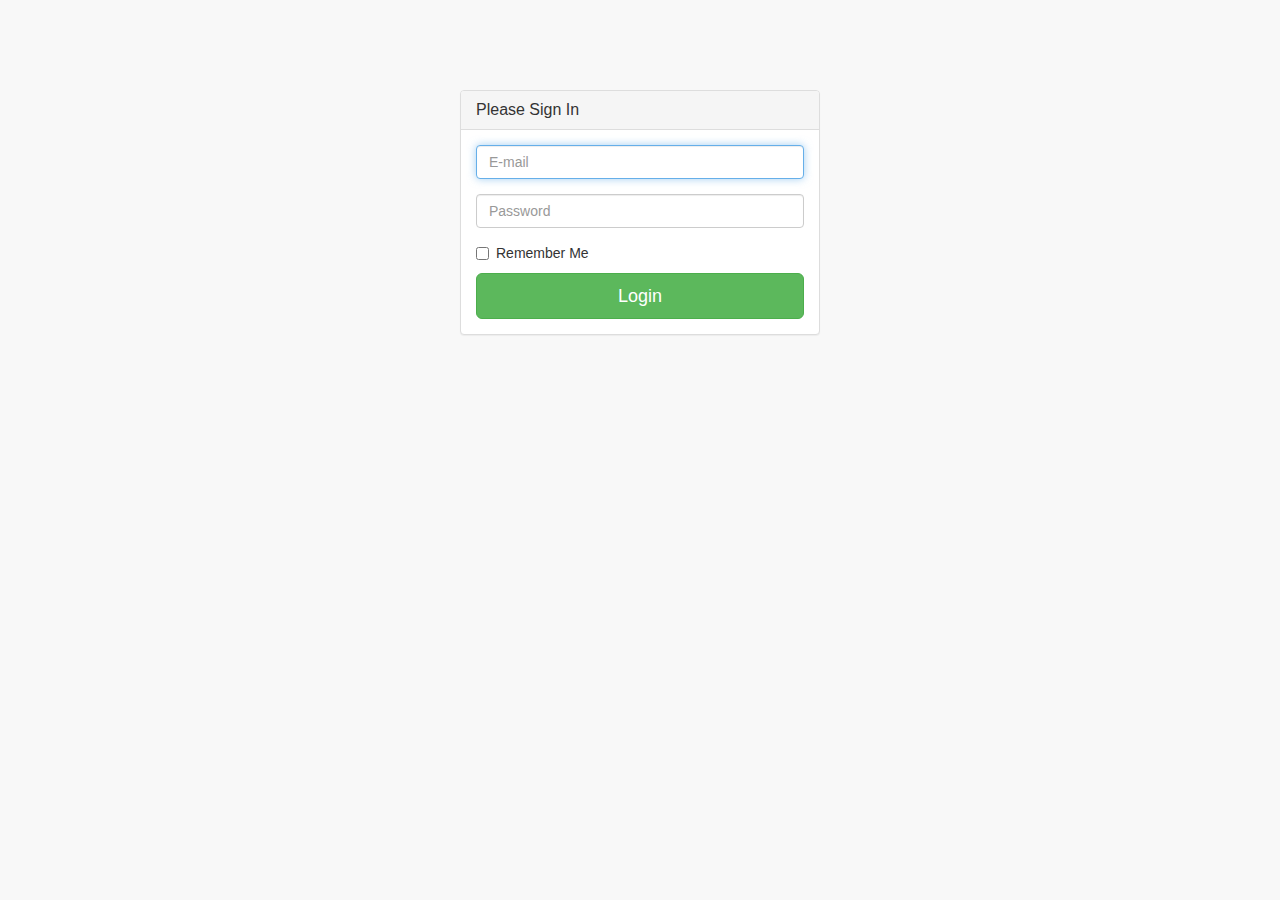
<file: bootadmin/pages/login.html>
<!DOCTYPE html>
<html lang="en">

<head>

    <meta charset="utf-8">
    <meta http-equiv="X-UA-Compatible" content="IE=edge">
    <meta name="viewport" content="width=device-width, initial-scale=1">
    <meta name="description" content="">
    <meta name="author" content="">

    <title>SB Admin 2 - Bootstrap Admin Theme</title>

    <!-- Bootstrap Core CSS -->
    <link href="../vendor/bootstrap/css/bootstrap.min.css" rel="stylesheet">

    <!-- MetisMenu CSS -->
    <link href="../vendor/metisMenu/metisMenu.min.css" rel="stylesheet">

    <!-- Custom CSS -->
    <link href="../dist/css/sb-admin-2.css" rel="stylesheet">

    <!-- Custom Fonts -->
    <link href="../vendor/font-awesome/css/font-awesome.min.css" rel="stylesheet" type="text/css">

    <!-- HTML5 Shim and Respond.js IE8 support of HTML5 elements and media queries -->
    <!-- WARNING: Respond.js doesn't work if you view the page via file:// -->
    <!--[if lt IE 9]>
        <script src="https://oss.maxcdn.com/libs/html5shiv/3.7.0/html5shiv.js"></script>
        <script src="https://oss.maxcdn.com/libs/respond.js/1.4.2/respond.min.js"></script>
    <![endif]-->

</head>

<body>

    <div class="container">
        <div class="row">
            <div class="col-md-4 col-md-offset-4">
                <div class="login-panel panel panel-default">
                    <div class="panel-heading">
                        <h3 class="panel-title">Please Sign In</h3>
                    </div>
                    <div class="panel-body">
                        <form role="form">
                            <fieldset>
                                <div class="form-group">
                                    <input class="form-control" placeholder="E-mail" name="email" type="email" autofocus>
                                </div>
                                <div class="form-group">
                                    <input class="form-control" placeholder="Password" name="password" type="password" value="">
                                </div>
                                <div class="checkbox">
                                    <label>
                                        <input name="remember" type="checkbox" value="Remember Me">Remember Me
                                    </label>
                                </div>
                                <!-- Change this to a button or input when using this as a form -->
                                <a href="index.html" class="btn btn-lg btn-success btn-block">Login</a>
                            </fieldset>
                        </form>
                    </div>
                </div>
            </div>
        </div>
    </div>

    <!-- jQuery -->
    <script src="../vendor/jquery/jquery.min.js"></script>

    <!-- Bootstrap Core JavaScript -->
    <script src="../vendor/bootstrap/js/bootstrap.min.js"></script>

    <!-- Metis Menu Plugin JavaScript -->
    <script src="../vendor/metisMenu/metisMenu.min.js"></script>

    <!-- Custom Theme JavaScript -->
    <script src="../dist/js/sb-admin-2.js"></script>

</body>

</html>
</file>
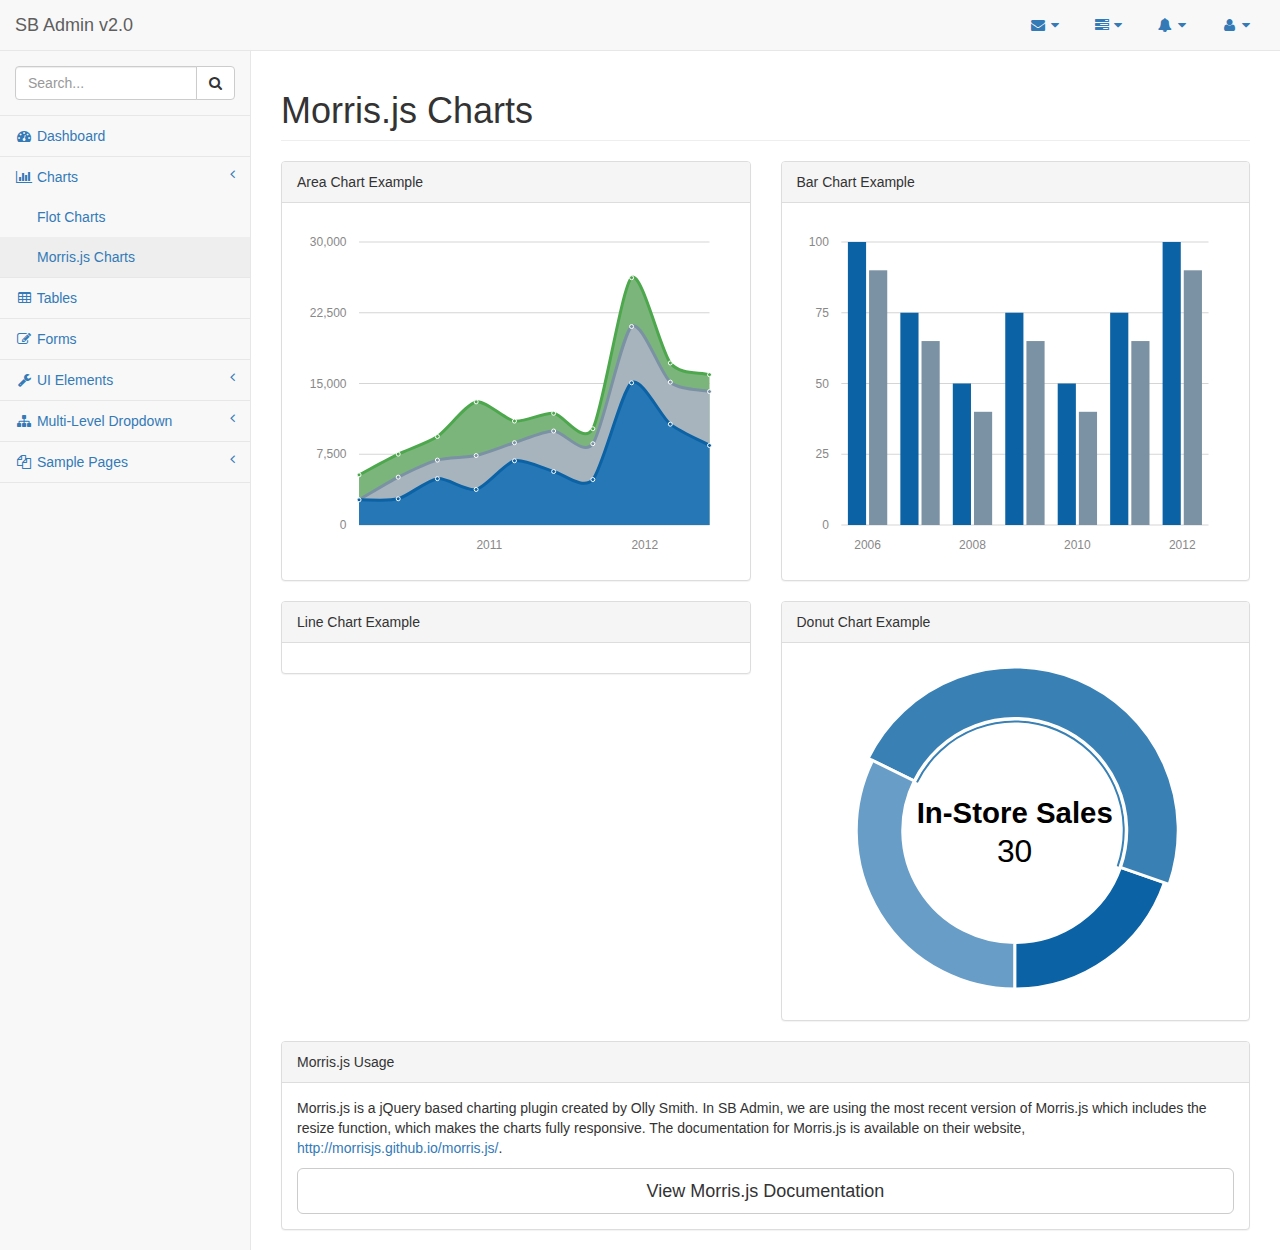
<file: bootadmin/pages/morris.html>
<!DOCTYPE html>
<html lang="en">

<head>

    <meta charset="utf-8">
    <meta http-equiv="X-UA-Compatible" content="IE=edge">
    <meta name="viewport" content="width=device-width, initial-scale=1">
    <meta name="description" content="">
    <meta name="author" content="">

    <title>SB Admin 2 - Bootstrap Admin Theme</title>

    <!-- Bootstrap Core CSS -->
    <link href="../vendor/bootstrap/css/bootstrap.min.css" rel="stylesheet">

    <!-- MetisMenu CSS -->
    <link href="../vendor/metisMenu/metisMenu.min.css" rel="stylesheet">

    <!-- Custom CSS -->
    <link href="../dist/css/sb-admin-2.css" rel="stylesheet">

    <!-- Morris Charts CSS -->
    <link href="../vendor/morrisjs/morris.css" rel="stylesheet">

    <!-- Custom Fonts -->
    <link href="../vendor/font-awesome/css/font-awesome.min.css" rel="stylesheet" type="text/css">

    <!-- HTML5 Shim and Respond.js IE8 support of HTML5 elements and media queries -->
    <!-- WARNING: Respond.js doesn't work if you view the page via file:// -->
    <!--[if lt IE 9]>
        <script src="https://oss.maxcdn.com/libs/html5shiv/3.7.0/html5shiv.js"></script>
        <script src="https://oss.maxcdn.com/libs/respond.js/1.4.2/respond.min.js"></script>
    <![endif]-->

</head>

<body>

    <div id="wrapper">

        <!-- Navigation -->
        <nav class="navbar navbar-default navbar-static-top" role="navigation" style="margin-bottom: 0">
            <div class="navbar-header">
                <button type="button" class="navbar-toggle" data-toggle="collapse" data-target=".navbar-collapse">
                    <span class="sr-only">Toggle navigation</span>
                    <span class="icon-bar"></span>
                    <span class="icon-bar"></span>
                    <span class="icon-bar"></span>
                </button>
                <a class="navbar-brand" href="index.html">SB Admin v2.0</a>
            </div>
            <!-- /.navbar-header -->

            <ul class="nav navbar-top-links navbar-right">
                <li class="dropdown">
                    <a class="dropdown-toggle" data-toggle="dropdown" href="#">
                        <i class="fa fa-envelope fa-fw"></i> <i class="fa fa-caret-down"></i>
                    </a>
                    <ul class="dropdown-menu dropdown-messages">
                        <li>
                            <a href="#">
                                <div>
                                    <strong>John Smith</strong>
                                    <span class="pull-right text-muted">
                                        <em>Yesterday</em>
                                    </span>
                                </div>
                                <div>Lorem ipsum dolor sit amet, consectetur adipiscing elit. Pellentesque eleifend...</div>
                            </a>
                        </li>
                        <li class="divider"></li>
                        <li>
                            <a href="#">
                                <div>
                                    <strong>John Smith</strong>
                                    <span class="pull-right text-muted">
                                        <em>Yesterday</em>
                                    </span>
                                </div>
                                <div>Lorem ipsum dolor sit amet, consectetur adipiscing elit. Pellentesque eleifend...</div>
                            </a>
                        </li>
                        <li class="divider"></li>
                        <li>
                            <a href="#">
                                <div>
                                    <strong>John Smith</strong>
                                    <span class="pull-right text-muted">
                                        <em>Yesterday</em>
                                    </span>
                                </div>
                                <div>Lorem ipsum dolor sit amet, consectetur adipiscing elit. Pellentesque eleifend...</div>
                            </a>
                        </li>
                        <li class="divider"></li>
                        <li>
                            <a class="text-center" href="#">
                                <strong>Read All Messages</strong>
                                <i class="fa fa-angle-right"></i>
                            </a>
                        </li>
                    </ul>
                    <!-- /.dropdown-messages -->
                </li>
                <!-- /.dropdown -->
                <li class="dropdown">
                    <a class="dropdown-toggle" data-toggle="dropdown" href="#">
                        <i class="fa fa-tasks fa-fw"></i> <i class="fa fa-caret-down"></i>
                    </a>
                    <ul class="dropdown-menu dropdown-tasks">
                        <li>
                            <a href="#">
                                <div>
                                    <p>
                                        <strong>Task 1</strong>
                                        <span class="pull-right text-muted">40% Complete</span>
                                    </p>
                                    <div class="progress progress-striped active">
                                        <div class="progress-bar progress-bar-success" role="progressbar" aria-valuenow="40" aria-valuemin="0" aria-valuemax="100" style="width: 40%">
                                            <span class="sr-only">40% Complete (success)</span>
                                        </div>
                                    </div>
                                </div>
                            </a>
                        </li>
                        <li class="divider"></li>
                        <li>
                            <a href="#">
                                <div>
                                    <p>
                                        <strong>Task 2</strong>
                                        <span class="pull-right text-muted">20% Complete</span>
                                    </p>
                                    <div class="progress progress-striped active">
                                        <div class="progress-bar progress-bar-info" role="progressbar" aria-valuenow="20" aria-valuemin="0" aria-valuemax="100" style="width: 20%">
                                            <span class="sr-only">20% Complete</span>
                                        </div>
                                    </div>
                                </div>
                            </a>
                        </li>
                        <li class="divider"></li>
                        <li>
                            <a href="#">
                                <div>
                                    <p>
                                        <strong>Task 3</strong>
                                        <span class="pull-right text-muted">60% Complete</span>
                                    </p>
                                    <div class="progress progress-striped active">
                                        <div class="progress-bar progress-bar-warning" role="progressbar" aria-valuenow="60" aria-valuemin="0" aria-valuemax="100" style="width: 60%">
                                            <span class="sr-only">60% Complete (warning)</span>
                                        </div>
                                    </div>
                                </div>
                            </a>
                        </li>
                        <li class="divider"></li>
                        <li>
                            <a href="#">
                                <div>
                                    <p>
                                        <strong>Task 4</strong>
                                        <span class="pull-right text-muted">80% Complete</span>
                                    </p>
                                    <div class="progress progress-striped active">
                                        <div class="progress-bar progress-bar-danger" role="progressbar" aria-valuenow="80" aria-valuemin="0" aria-valuemax="100" style="width: 80%">
                                            <span class="sr-only">80% Complete (danger)</span>
                                        </div>
                                    </div>
                                </div>
                            </a>
                        </li>
                        <li class="divider"></li>
                        <li>
                            <a class="text-center" href="#">
                                <strong>See All Tasks</strong>
                                <i class="fa fa-angle-right"></i>
                            </a>
                        </li>
                    </ul>
                    <!-- /.dropdown-tasks -->
                </li>
                <!-- /.dropdown -->
                <li class="dropdown">
                    <a class="dropdown-toggle" data-toggle="dropdown" href="#">
                        <i class="fa fa-bell fa-fw"></i> <i class="fa fa-caret-down"></i>
                    </a>
                    <ul class="dropdown-menu dropdown-alerts">
                        <li>
                            <a href="#">
                                <div>
                                    <i class="fa fa-comment fa-fw"></i> New Comment
                                    <span class="pull-right text-muted small">4 minutes ago</span>
                                </div>
                            </a>
                        </li>
                        <li class="divider"></li>
                        <li>
                            <a href="#">
                                <div>
                                    <i class="fa fa-twitter fa-fw"></i> 3 New Followers
                                    <span class="pull-right text-muted small">12 minutes ago</span>
                                </div>
                            </a>
                        </li>
                        <li class="divider"></li>
                        <li>
                            <a href="#">
                                <div>
                                    <i class="fa fa-envelope fa-fw"></i> Message Sent
                                    <span class="pull-right text-muted small">4 minutes ago</span>
                                </div>
                            </a>
                        </li>
                        <li class="divider"></li>
                        <li>
                            <a href="#">
                                <div>
                                    <i class="fa fa-tasks fa-fw"></i> New Task
                                    <span class="pull-right text-muted small">4 minutes ago</span>
                                </div>
                            </a>
                        </li>
                        <li class="divider"></li>
                        <li>
                            <a href="#">
                                <div>
                                    <i class="fa fa-upload fa-fw"></i> Server Rebooted
                                    <span class="pull-right text-muted small">4 minutes ago</span>
                                </div>
                            </a>
                        </li>
                        <li class="divider"></li>
                        <li>
                            <a class="text-center" href="#">
                                <strong>See All Alerts</strong>
                                <i class="fa fa-angle-right"></i>
                            </a>
                        </li>
                    </ul>
                    <!-- /.dropdown-alerts -->
                </li>
                <!-- /.dropdown -->
                <li class="dropdown">
                    <a class="dropdown-toggle" data-toggle="dropdown" href="#">
                        <i class="fa fa-user fa-fw"></i> <i class="fa fa-caret-down"></i>
                    </a>
                    <ul class="dropdown-menu dropdown-user">
                        <li><a href="#"><i class="fa fa-user fa-fw"></i> User Profile</a>
                        </li>
                        <li><a href="#"><i class="fa fa-gear fa-fw"></i> Settings</a>
                        </li>
                        <li class="divider"></li>
                        <li><a href="login.html"><i class="fa fa-sign-out fa-fw"></i> Logout</a>
                        </li>
                    </ul>
                    <!-- /.dropdown-user -->
                </li>
                <!-- /.dropdown -->
            </ul>
            <!-- /.navbar-top-links -->

            <div class="navbar-default sidebar" role="navigation">
                <div class="sidebar-nav navbar-collapse">
                    <ul class="nav" id="side-menu">
                        <li class="sidebar-search">
                            <div class="input-group custom-search-form">
                                <input type="text" class="form-control" placeholder="Search...">
                                <span class="input-group-btn">
                                <button class="btn btn-default" type="button">
                                    <i class="fa fa-search"></i>
                                </button>
                            </span>
                            </div>
                            <!-- /input-group -->
                        </li>
                        <li>
                            <a href="index.html"><i class="fa fa-dashboard fa-fw"></i> Dashboard</a>
                        </li>
                        <li>
                            <a href="#"><i class="fa fa-bar-chart-o fa-fw"></i> Charts<span class="fa arrow"></span></a>
                            <ul class="nav nav-second-level">
                                <li>
                                    <a href="flot.html">Flot Charts</a>
                                </li>
                                <li>
                                    <a href="morris.html">Morris.js Charts</a>
                                </li>
                            </ul>
                            <!-- /.nav-second-level -->
                        </li>
                        <li>
                            <a href="tables.html"><i class="fa fa-table fa-fw"></i> Tables</a>
                        </li>
                        <li>
                            <a href="forms.html"><i class="fa fa-edit fa-fw"></i> Forms</a>
                        </li>
                        <li>
                            <a href="#"><i class="fa fa-wrench fa-fw"></i> UI Elements<span class="fa arrow"></span></a>
                            <ul class="nav nav-second-level">
                                <li>
                                    <a href="panels-wells.html">Panels and Wells</a>
                                </li>
                                <li>
                                    <a href="buttons.html">Buttons</a>
                                </li>
                                <li>
                                    <a href="notifications.html">Notifications</a>
                                </li>
                                <li>
                                    <a href="typography.html">Typography</a>
                                </li>
                                <li>
                                    <a href="icons.html"> Icons</a>
                                </li>
                                <li>
                                    <a href="grid.html">Grid</a>
                                </li>
                            </ul>
                            <!-- /.nav-second-level -->
                        </li>
                        <li>
                            <a href="#"><i class="fa fa-sitemap fa-fw"></i> Multi-Level Dropdown<span class="fa arrow"></span></a>
                            <ul class="nav nav-second-level">
                                <li>
                                    <a href="#">Second Level Item</a>
                                </li>
                                <li>
                                    <a href="#">Second Level Item</a>
                                </li>
                                <li>
                                    <a href="#">Third Level <span class="fa arrow"></span></a>
                                    <ul class="nav nav-third-level">
                                        <li>
                                            <a href="#">Third Level Item</a>
                                        </li>
                                        <li>
                                            <a href="#">Third Level Item</a>
                                        </li>
                                        <li>
                                            <a href="#">Third Level Item</a>
                                        </li>
                                        <li>
                                            <a href="#">Third Level Item</a>
                                        </li>
                                    </ul>
                                    <!-- /.nav-third-level -->
                                </li>
                            </ul>
                            <!-- /.nav-second-level -->
                        </li>
                        <li>
                            <a href="#"><i class="fa fa-files-o fa-fw"></i> Sample Pages<span class="fa arrow"></span></a>
                            <ul class="nav nav-second-level">
                                <li>
                                    <a href="blank.html">Blank Page</a>
                                </li>
                                <li>
                                    <a href="login.html">Login Page</a>
                                </li>
                            </ul>
                            <!-- /.nav-second-level -->
                        </li>
                    </ul>
                </div>
                <!-- /.sidebar-collapse -->
            </div>
            <!-- /.navbar-static-side -->
        </nav>

        <div id="page-wrapper">
            <div class="row">
                <div class="col-lg-12">
                    <h1 class="page-header">Morris.js Charts</h1>
                </div>
                <!-- /.col-lg-12 -->
            </div>
            <!-- /.row -->
            <div class="row">
                <div class="col-lg-6">
                    <div class="panel panel-default">
                        <div class="panel-heading">
                            Area Chart Example
                        </div>
                        <!-- /.panel-heading -->
                        <div class="panel-body">
                            <div id="morris-area-chart"></div>
                        </div>
                        <!-- /.panel-body -->
                    </div>
                    <!-- /.panel -->
                </div>
                <!-- /.col-lg-6 -->
                <div class="col-lg-6">
                    <div class="panel panel-default">
                        <div class="panel-heading">
                            Bar Chart Example
                        </div>
                        <!-- /.panel-heading -->
                        <div class="panel-body">
                            <div id="morris-bar-chart"></div>
                        </div>
                        <!-- /.panel-body -->
                    </div>
                    <!-- /.panel -->
                </div>
                <!-- /.col-lg-6 -->
                <div class="col-lg-6">
                    <div class="panel panel-default">
                        <div class="panel-heading">
                            Line Chart Example
                        </div>
                        <!-- /.panel-heading -->
                        <div class="panel-body">
                            <div id="morris-line-chart"></div>
                        </div>
                        <!-- /.panel-body -->
                    </div>
                    <!-- /.panel -->
                </div>
                <!-- /.col-lg-6 -->
                <div class="col-lg-6">
                    <div class="panel panel-default">
                        <div class="panel-heading">
                            Donut Chart Example
                        </div>
                        <!-- /.panel-heading -->
                        <div class="panel-body">
                            <div id="morris-donut-chart"></div>
                        </div>
                        <!-- /.panel-body -->
                    </div>
                    <!-- /.panel -->
                </div>
                <!-- /.col-lg-6 -->
                <div class="col-lg-12">
                    <div class="panel panel-default">
                        <div class="panel-heading">
                            Morris.js Usage
                        </div>
                        <!-- /.panel-heading -->
                        <div class="panel-body">
                            <p>Morris.js is a jQuery based charting plugin created by Olly Smith. In SB Admin, we are using the most recent version of Morris.js which includes the resize function, which makes the charts fully responsive. The documentation for Morris.js is available on their website, <a target="_blank" href="http://morrisjs.github.io/morris.js/">http://morrisjs.github.io/morris.js/</a>.</p>
                            <a target="_blank" class="btn btn-default btn-lg btn-block" href="http://morrisjs.github.io/morris.js/">View Morris.js Documentation</a>
                        </div>
                        <!-- /.panel-body -->
                    </div>
                    <!-- /.panel -->
                </div>
                <!-- /.col-lg-6 -->
            </div>
            <!-- /.row -->
        </div>
        <!-- /#page-wrapper -->

    </div>
    <!-- /#wrapper -->

    <!-- jQuery -->
    <script src="../vendor/jquery/jquery.min.js"></script>

    <!-- Bootstrap Core JavaScript -->
    <script src="../vendor/bootstrap/js/bootstrap.min.js"></script>

    <!-- Metis Menu Plugin JavaScript -->
    <script src="../vendor/metisMenu/metisMenu.min.js"></script>

    <!-- Morris Charts JavaScript -->
    <script src="../vendor/raphael/raphael.min.js"></script>
    <script src="../vendor/morrisjs/morris.min.js"></script>
    <script src="../data/morris-data.js"></script>

    <!-- Custom Theme JavaScript -->
    <script src="../dist/js/sb-admin-2.js"></script>

</body>

</html>
</file>
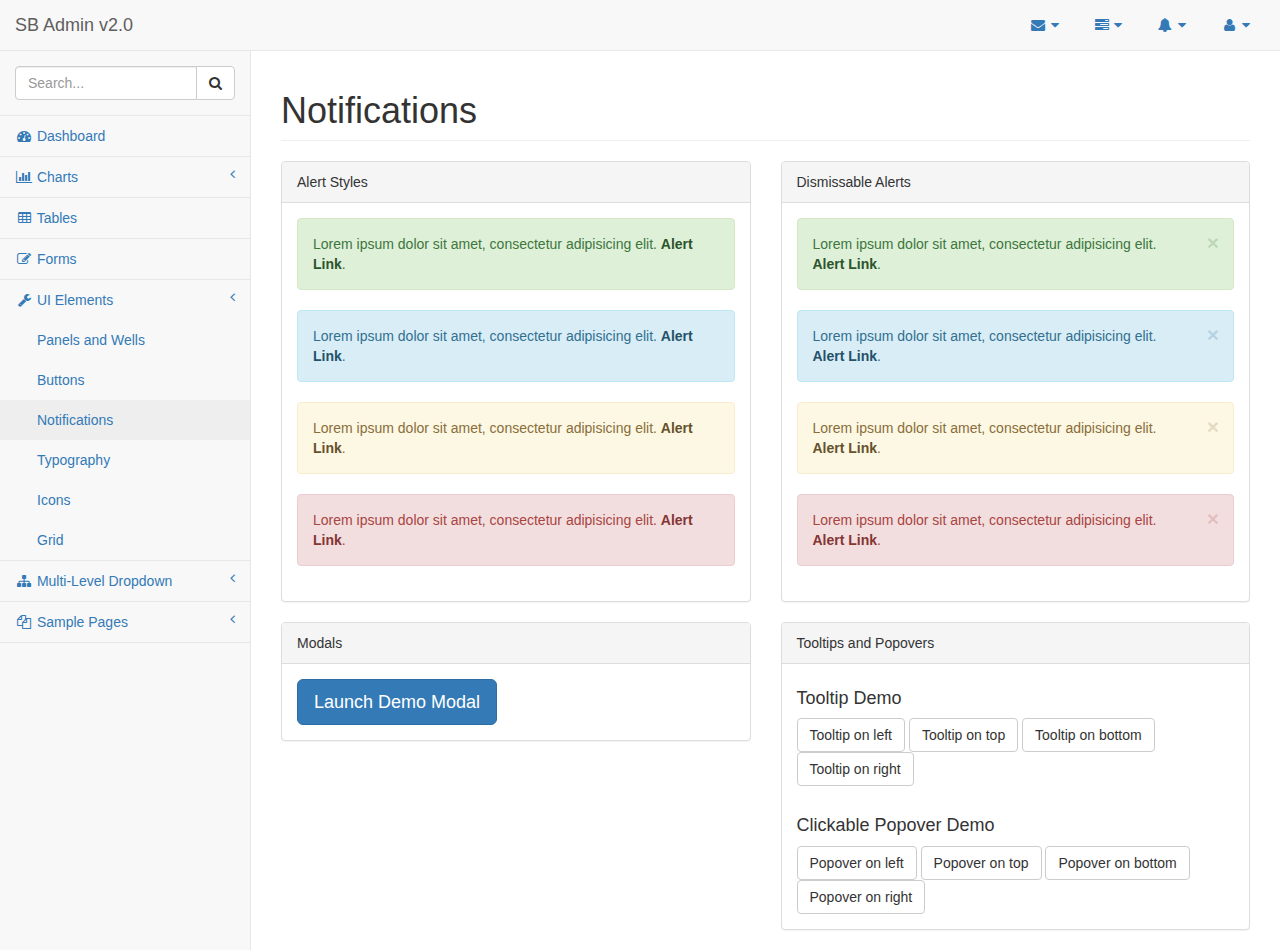
<file: bootadmin/pages/notifications.html>
<!DOCTYPE html>
<html lang="en">

<head>

    <meta charset="utf-8">
    <meta http-equiv="X-UA-Compatible" content="IE=edge">
    <meta name="viewport" content="width=device-width, initial-scale=1">
    <meta name="description" content="">
    <meta name="author" content="">

    <title>SB Admin 2 - Bootstrap Admin Theme</title>

    <!-- Bootstrap Core CSS -->
    <link href="../vendor/bootstrap/css/bootstrap.min.css" rel="stylesheet">

    <!-- MetisMenu CSS -->
    <link href="../vendor/metisMenu/metisMenu.min.css" rel="stylesheet">

    <!-- Custom CSS -->
    <link href="../dist/css/sb-admin-2.css" rel="stylesheet">

    <!-- Custom Fonts -->
    <link href="../vendor/font-awesome/css/font-awesome.min.css" rel="stylesheet" type="text/css">

    <!-- HTML5 Shim and Respond.js IE8 support of HTML5 elements and media queries -->
    <!-- WARNING: Respond.js doesn't work if you view the page via file:// -->
    <!--[if lt IE 9]>
        <script src="https://oss.maxcdn.com/libs/html5shiv/3.7.0/html5shiv.js"></script>
        <script src="https://oss.maxcdn.com/libs/respond.js/1.4.2/respond.min.js"></script>
    <![endif]-->

</head>

<body>

    <div id="wrapper">

        <!-- Navigation -->
        <nav class="navbar navbar-default navbar-static-top" role="navigation" style="margin-bottom: 0">
            <div class="navbar-header">
                <button type="button" class="navbar-toggle" data-toggle="collapse" data-target=".navbar-collapse">
                    <span class="sr-only">Toggle navigation</span>
                    <span class="icon-bar"></span>
                    <span class="icon-bar"></span>
                    <span class="icon-bar"></span>
                </button>
                <a class="navbar-brand" href="index.html">SB Admin v2.0</a>
            </div>
            <!-- /.navbar-header -->

            <ul class="nav navbar-top-links navbar-right">
                <li class="dropdown">
                    <a class="dropdown-toggle" data-toggle="dropdown" href="#">
                        <i class="fa fa-envelope fa-fw"></i> <i class="fa fa-caret-down"></i>
                    </a>
                    <ul class="dropdown-menu dropdown-messages">
                        <li>
                            <a href="#">
                                <div>
                                    <strong>John Smith</strong>
                                    <span class="pull-right text-muted">
                                        <em>Yesterday</em>
                                    </span>
                                </div>
                                <div>Lorem ipsum dolor sit amet, consectetur adipiscing elit. Pellentesque eleifend...</div>
                            </a>
                        </li>
                        <li class="divider"></li>
                        <li>
                            <a href="#">
                                <div>
                                    <strong>John Smith</strong>
                                    <span class="pull-right text-muted">
                                        <em>Yesterday</em>
                                    </span>
                                </div>
                                <div>Lorem ipsum dolor sit amet, consectetur adipiscing elit. Pellentesque eleifend...</div>
                            </a>
                        </li>
                        <li class="divider"></li>
                        <li>
                            <a href="#">
                                <div>
                                    <strong>John Smith</strong>
                                    <span class="pull-right text-muted">
                                        <em>Yesterday</em>
                                    </span>
                                </div>
                                <div>Lorem ipsum dolor sit amet, consectetur adipiscing elit. Pellentesque eleifend...</div>
                            </a>
                        </li>
                        <li class="divider"></li>
                        <li>
                            <a class="text-center" href="#">
                                <strong>Read All Messages</strong>
                                <i class="fa fa-angle-right"></i>
                            </a>
                        </li>
                    </ul>
                    <!-- /.dropdown-messages -->
                </li>
                <!-- /.dropdown -->
                <li class="dropdown">
                    <a class="dropdown-toggle" data-toggle="dropdown" href="#">
                        <i class="fa fa-tasks fa-fw"></i> <i class="fa fa-caret-down"></i>
                    </a>
                    <ul class="dropdown-menu dropdown-tasks">
                        <li>
                            <a href="#">
                                <div>
                                    <p>
                                        <strong>Task 1</strong>
                                        <span class="pull-right text-muted">40% Complete</span>
                                    </p>
                                    <div class="progress progress-striped active">
                                        <div class="progress-bar progress-bar-success" role="progressbar" aria-valuenow="40" aria-valuemin="0" aria-valuemax="100" style="width: 40%">
                                            <span class="sr-only">40% Complete (success)</span>
                                        </div>
                                    </div>
                                </div>
                            </a>
                        </li>
                        <li class="divider"></li>
                        <li>
                            <a href="#">
                                <div>
                                    <p>
                                        <strong>Task 2</strong>
                                        <span class="pull-right text-muted">20% Complete</span>
                                    </p>
                                    <div class="progress progress-striped active">
                                        <div class="progress-bar progress-bar-info" role="progressbar" aria-valuenow="20" aria-valuemin="0" aria-valuemax="100" style="width: 20%">
                                            <span class="sr-only">20% Complete</span>
                                        </div>
                                    </div>
                                </div>
                            </a>
                        </li>
                        <li class="divider"></li>
                        <li>
                            <a href="#">
                                <div>
                                    <p>
                                        <strong>Task 3</strong>
                                        <span class="pull-right text-muted">60% Complete</span>
                                    </p>
                                    <div class="progress progress-striped active">
                                        <div class="progress-bar progress-bar-warning" role="progressbar" aria-valuenow="60" aria-valuemin="0" aria-valuemax="100" style="width: 60%">
                                            <span class="sr-only">60% Complete (warning)</span>
                                        </div>
                                    </div>
                                </div>
                            </a>
                        </li>
                        <li class="divider"></li>
                        <li>
                            <a href="#">
                                <div>
                                    <p>
                                        <strong>Task 4</strong>
                                        <span class="pull-right text-muted">80% Complete</span>
                                    </p>
                                    <div class="progress progress-striped active">
                                        <div class="progress-bar progress-bar-danger" role="progressbar" aria-valuenow="80" aria-valuemin="0" aria-valuemax="100" style="width: 80%">
                                            <span class="sr-only">80% Complete (danger)</span>
                                        </div>
                                    </div>
                                </div>
                            </a>
                        </li>
                        <li class="divider"></li>
                        <li>
                            <a class="text-center" href="#">
                                <strong>See All Tasks</strong>
                                <i class="fa fa-angle-right"></i>
                            </a>
                        </li>
                    </ul>
                    <!-- /.dropdown-tasks -->
                </li>
                <!-- /.dropdown -->
                <li class="dropdown">
                    <a class="dropdown-toggle" data-toggle="dropdown" href="#">
                        <i class="fa fa-bell fa-fw"></i> <i class="fa fa-caret-down"></i>
                    </a>
                    <ul class="dropdown-menu dropdown-alerts">
                        <li>
                            <a href="#">
                                <div>
                                    <i class="fa fa-comment fa-fw"></i> New Comment
                                    <span class="pull-right text-muted small">4 minutes ago</span>
                                </div>
                            </a>
                        </li>
                        <li class="divider"></li>
                        <li>
                            <a href="#">
                                <div>
                                    <i class="fa fa-twitter fa-fw"></i> 3 New Followers
                                    <span class="pull-right text-muted small">12 minutes ago</span>
                                </div>
                            </a>
                        </li>
                        <li class="divider"></li>
                        <li>
                            <a href="#">
                                <div>
                                    <i class="fa fa-envelope fa-fw"></i> Message Sent
                                    <span class="pull-right text-muted small">4 minutes ago</span>
                                </div>
                            </a>
                        </li>
                        <li class="divider"></li>
                        <li>
                            <a href="#">
                                <div>
                                    <i class="fa fa-tasks fa-fw"></i> New Task
                                    <span class="pull-right text-muted small">4 minutes ago</span>
                                </div>
                            </a>
                        </li>
                        <li class="divider"></li>
                        <li>
                            <a href="#">
                                <div>
                                    <i class="fa fa-upload fa-fw"></i> Server Rebooted
                                    <span class="pull-right text-muted small">4 minutes ago</span>
                                </div>
                            </a>
                        </li>
                        <li class="divider"></li>
                        <li>
                            <a class="text-center" href="#">
                                <strong>See All Alerts</strong>
                                <i class="fa fa-angle-right"></i>
                            </a>
                        </li>
                    </ul>
                    <!-- /.dropdown-alerts -->
                </li>
                <!-- /.dropdown -->
                <li class="dropdown">
                    <a class="dropdown-toggle" data-toggle="dropdown" href="#">
                        <i class="fa fa-user fa-fw"></i> <i class="fa fa-caret-down"></i>
                    </a>
                    <ul class="dropdown-menu dropdown-user">
                        <li><a href="#"><i class="fa fa-user fa-fw"></i> User Profile</a>
                        </li>
                        <li><a href="#"><i class="fa fa-gear fa-fw"></i> Settings</a>
                        </li>
                        <li class="divider"></li>
                        <li><a href="login.html"><i class="fa fa-sign-out fa-fw"></i> Logout</a>
                        </li>
                    </ul>
                    <!-- /.dropdown-user -->
                </li>
                <!-- /.dropdown -->
            </ul>
            <!-- /.navbar-top-links -->

            <div class="navbar-default sidebar" role="navigation">
                <div class="sidebar-nav navbar-collapse">
                    <ul class="nav" id="side-menu">
                        <li class="sidebar-search">
                            <div class="input-group custom-search-form">
                                <input type="text" class="form-control" placeholder="Search...">
                                <span class="input-group-btn">
                                <button class="btn btn-default" type="button">
                                    <i class="fa fa-search"></i>
                                </button>
                            </span>
                            </div>
                            <!-- /input-group -->
                        </li>
                        <li>
                            <a href="index.html"><i class="fa fa-dashboard fa-fw"></i> Dashboard</a>
                        </li>
                        <li>
                            <a href="#"><i class="fa fa-bar-chart-o fa-fw"></i> Charts<span class="fa arrow"></span></a>
                            <ul class="nav nav-second-level">
                                <li>
                                    <a href="flot.html">Flot Charts</a>
                                </li>
                                <li>
                                    <a href="morris.html">Morris.js Charts</a>
                                </li>
                            </ul>
                            <!-- /.nav-second-level -->
                        </li>
                        <li>
                            <a href="tables.html"><i class="fa fa-table fa-fw"></i> Tables</a>
                        </li>
                        <li>
                            <a href="forms.html"><i class="fa fa-edit fa-fw"></i> Forms</a>
                        </li>
                        <li>
                            <a href="#"><i class="fa fa-wrench fa-fw"></i> UI Elements<span class="fa arrow"></span></a>
                            <ul class="nav nav-second-level">
                                <li>
                                    <a href="panels-wells.html">Panels and Wells</a>
                                </li>
                                <li>
                                    <a href="buttons.html">Buttons</a>
                                </li>
                                <li>
                                    <a href="notifications.html">Notifications</a>
                                </li>
                                <li>
                                    <a href="typography.html">Typography</a>
                                </li>
                                <li>
                                    <a href="icons.html"> Icons</a>
                                </li>
                                <li>
                                    <a href="grid.html">Grid</a>
                                </li>
                            </ul>
                            <!-- /.nav-second-level -->
                        </li>
                        <li>
                            <a href="#"><i class="fa fa-sitemap fa-fw"></i> Multi-Level Dropdown<span class="fa arrow"></span></a>
                            <ul class="nav nav-second-level">
                                <li>
                                    <a href="#">Second Level Item</a>
                                </li>
                                <li>
                                    <a href="#">Second Level Item</a>
                                </li>
                                <li>
                                    <a href="#">Third Level <span class="fa arrow"></span></a>
                                    <ul class="nav nav-third-level">
                                        <li>
                                            <a href="#">Third Level Item</a>
                                        </li>
                                        <li>
                                            <a href="#">Third Level Item</a>
                                        </li>
                                        <li>
                                            <a href="#">Third Level Item</a>
                                        </li>
                                        <li>
                                            <a href="#">Third Level Item</a>
                                        </li>
                                    </ul>
                                    <!-- /.nav-third-level -->
                                </li>
                            </ul>
                            <!-- /.nav-second-level -->
                        </li>
                        <li>
                            <a href="#"><i class="fa fa-files-o fa-fw"></i> Sample Pages<span class="fa arrow"></span></a>
                            <ul class="nav nav-second-level">
                                <li>
                                    <a href="blank.html">Blank Page</a>
                                </li>
                                <li>
                                    <a href="login.html">Login Page</a>
                                </li>
                            </ul>
                            <!-- /.nav-second-level -->
                        </li>
                    </ul>
                </div>
                <!-- /.sidebar-collapse -->
            </div>
            <!-- /.navbar-static-side -->
        </nav>

        <div id="page-wrapper">
            <div class="row">
                <div class="col-lg-12">
                    <h1 class="page-header">Notifications</h1>
                </div>
                <!-- /.col-lg-12 -->
            </div>
            <!-- /.row -->
            <div class="row">
                <div class="col-lg-6">
                    <div class="panel panel-default">
                        <div class="panel-heading">
                            Alert Styles
                        </div>
                        <!-- /.panel-heading -->
                        <div class="panel-body">
                            <div class="alert alert-success">
                                Lorem ipsum dolor sit amet, consectetur adipisicing elit. <a href="#" class="alert-link">Alert Link</a>.
                            </div>
                            <div class="alert alert-info">
                                Lorem ipsum dolor sit amet, consectetur adipisicing elit. <a href="#" class="alert-link">Alert Link</a>.
                            </div>
                            <div class="alert alert-warning">
                                Lorem ipsum dolor sit amet, consectetur adipisicing elit. <a href="#" class="alert-link">Alert Link</a>.
                            </div>
                            <div class="alert alert-danger">
                                Lorem ipsum dolor sit amet, consectetur adipisicing elit. <a href="#" class="alert-link">Alert Link</a>.
                            </div>
                        </div>
                        <!-- .panel-body -->
                    </div>
                    <!-- /.panel -->
                </div>
                <!-- /.col-lg-6 -->
                <div class="col-lg-6">
                    <div class="panel panel-default">
                        <div class="panel-heading">
                            Dismissable Alerts
                        </div>
                        <!-- /.panel-heading -->
                        <div class="panel-body">
                            <div class="alert alert-success alert-dismissable">
                                <button type="button" class="close" data-dismiss="alert" aria-hidden="true">&times;</button>
                                Lorem ipsum dolor sit amet, consectetur adipisicing elit. <a href="#" class="alert-link">Alert Link</a>.
                            </div>
                            <div class="alert alert-info alert-dismissable">
                                <button type="button" class="close" data-dismiss="alert" aria-hidden="true">&times;</button>
                                Lorem ipsum dolor sit amet, consectetur adipisicing elit. <a href="#" class="alert-link">Alert Link</a>.
                            </div>
                            <div class="alert alert-warning alert-dismissable">
                                <button type="button" class="close" data-dismiss="alert" aria-hidden="true">&times;</button>
                                Lorem ipsum dolor sit amet, consectetur adipisicing elit. <a href="#" class="alert-link">Alert Link</a>.
                            </div>
                            <div class="alert alert-danger alert-dismissable">
                                <button type="button" class="close" data-dismiss="alert" aria-hidden="true">&times;</button>
                                Lorem ipsum dolor sit amet, consectetur adipisicing elit. <a href="#" class="alert-link">Alert Link</a>.
                            </div>
                        </div>
                        <!-- .panel-body -->
                    </div>
                    <!-- /.panel -->
                </div>
                <!-- /.col-lg-6 -->
            </div>
            <!-- /.row -->
            <div class="row">
                <div class="col-lg-6">
                    <div class="panel panel-default">
                        <div class="panel-heading">
                            Modals
                        </div>
                        <!-- /.panel-heading -->
                        <div class="panel-body">
                            <!-- Button trigger modal -->
                            <button class="btn btn-primary btn-lg" data-toggle="modal" data-target="#myModal">
                                Launch Demo Modal
                            </button>
                            <!-- Modal -->
                            <div class="modal fade" id="myModal" tabindex="-1" role="dialog" aria-labelledby="myModalLabel" aria-hidden="true">
                                <div class="modal-dialog">
                                    <div class="modal-content">
                                        <div class="modal-header">
                                            <button type="button" class="close" data-dismiss="modal" aria-hidden="true">&times;</button>
                                            <h4 class="modal-title" id="myModalLabel">Modal title</h4>
                                        </div>
                                        <div class="modal-body">
                                            Lorem ipsum dolor sit amet, consectetur adipisicing elit, sed do eiusmod tempor incididunt ut labore et dolore magna aliqua. Ut enim ad minim veniam, quis nostrud exercitation ullamco laboris nisi ut aliquip ex ea commodo consequat. Duis aute irure dolor in reprehenderit in voluptate velit esse cillum dolore eu fugiat nulla pariatur. Excepteur sint occaecat cupidatat non proident, sunt in culpa qui officia deserunt mollit anim id est laborum.
                                        </div>
                                        <div class="modal-footer">
                                            <button type="button" class="btn btn-default" data-dismiss="modal">Close</button>
                                            <button type="button" class="btn btn-primary">Save changes</button>
                                        </div>
                                    </div>
                                    <!-- /.modal-content -->
                                </div>
                                <!-- /.modal-dialog -->
                            </div>
                            <!-- /.modal -->
                        </div>
                        <!-- .panel-body -->
                    </div>
                    <!-- /.panel -->
                </div>
                <!-- /.col-lg-6 -->
                <div class="col-lg-6">
                    <div class="panel panel-default">
                        <div class="panel-heading">
                            Tooltips and Popovers
                        </div>
                        <!-- /.panel-heading -->
                        <div class="panel-body">
                            <h4>Tooltip Demo</h4>
                            <div class="tooltip-demo">
                                <button type="button" class="btn btn-default" data-toggle="tooltip" data-placement="left" title="Tooltip on left">Tooltip on left</button>
                                <button type="button" class="btn btn-default" data-toggle="tooltip" data-placement="top" title="Tooltip on top">Tooltip on top</button>
                                <button type="button" class="btn btn-default" data-toggle="tooltip" data-placement="bottom" title="Tooltip on bottom">Tooltip on bottom</button>
                                <button type="button" class="btn btn-default" data-toggle="tooltip" data-placement="right" title="Tooltip on right">Tooltip on right</button>
                            </div>
                            <br>
                            <h4>Clickable Popover Demo</h4>
                            <div class="tooltip-demo">
                                <button type="button" class="btn btn-default" data-container="body" data-toggle="popover" data-placement="left" data-content="Vivamus sagittis lacus vel augue laoreet rutrum faucibus.">
                                    Popover on left
                                </button>
                                <button type="button" class="btn btn-default" data-container="body" data-toggle="popover" data-placement="top" data-content="Vivamus sagittis lacus vel augue laoreet rutrum faucibus.">
                                    Popover on top
                                </button>
                                <button type="button" class="btn btn-default" data-container="body" data-toggle="popover" data-placement="bottom" data-content="Vivamus sagittis lacus vel augue laoreet rutrum faucibus.">
                                    Popover on bottom
                                </button>
                                <button type="button" class="btn btn-default" data-container="body" data-toggle="popover" data-placement="right" data-content="Vivamus sagittis lacus vel augue laoreet rutrum faucibus.">
                                    Popover on right
                                </button>
                            </div>
                        </div>
                        <!-- .panel-body -->
                    </div>
                    <!-- /.panel -->
                </div>
                <!-- /.col-lg-6 -->
            </div>
            <!-- /.row -->
        </div>
        <!-- /#page-wrapper -->

    </div>
    <!-- /#wrapper -->

    <!-- jQuery -->
    <script src="../vendor/jquery/jquery.min.js"></script>

    <!-- Bootstrap Core JavaScript -->
    <script src="../vendor/bootstrap/js/bootstrap.min.js"></script>

    <!-- Metis Menu Plugin JavaScript -->
    <script src="../vendor/metisMenu/metisMenu.min.js"></script>

    <!-- Custom Theme JavaScript -->
    <script src="../dist/js/sb-admin-2.js"></script>

    <!-- Page-Level Demo Scripts - Notifications - Use for reference -->
    <script>
    // tooltip demo
    $('.tooltip-demo').tooltip({
        selector: "[data-toggle=tooltip]",
        container: "body"
    })
    // popover demo
    $("[data-toggle=popover]")
        .popover()
    </script>

</body>

</html>
</file>
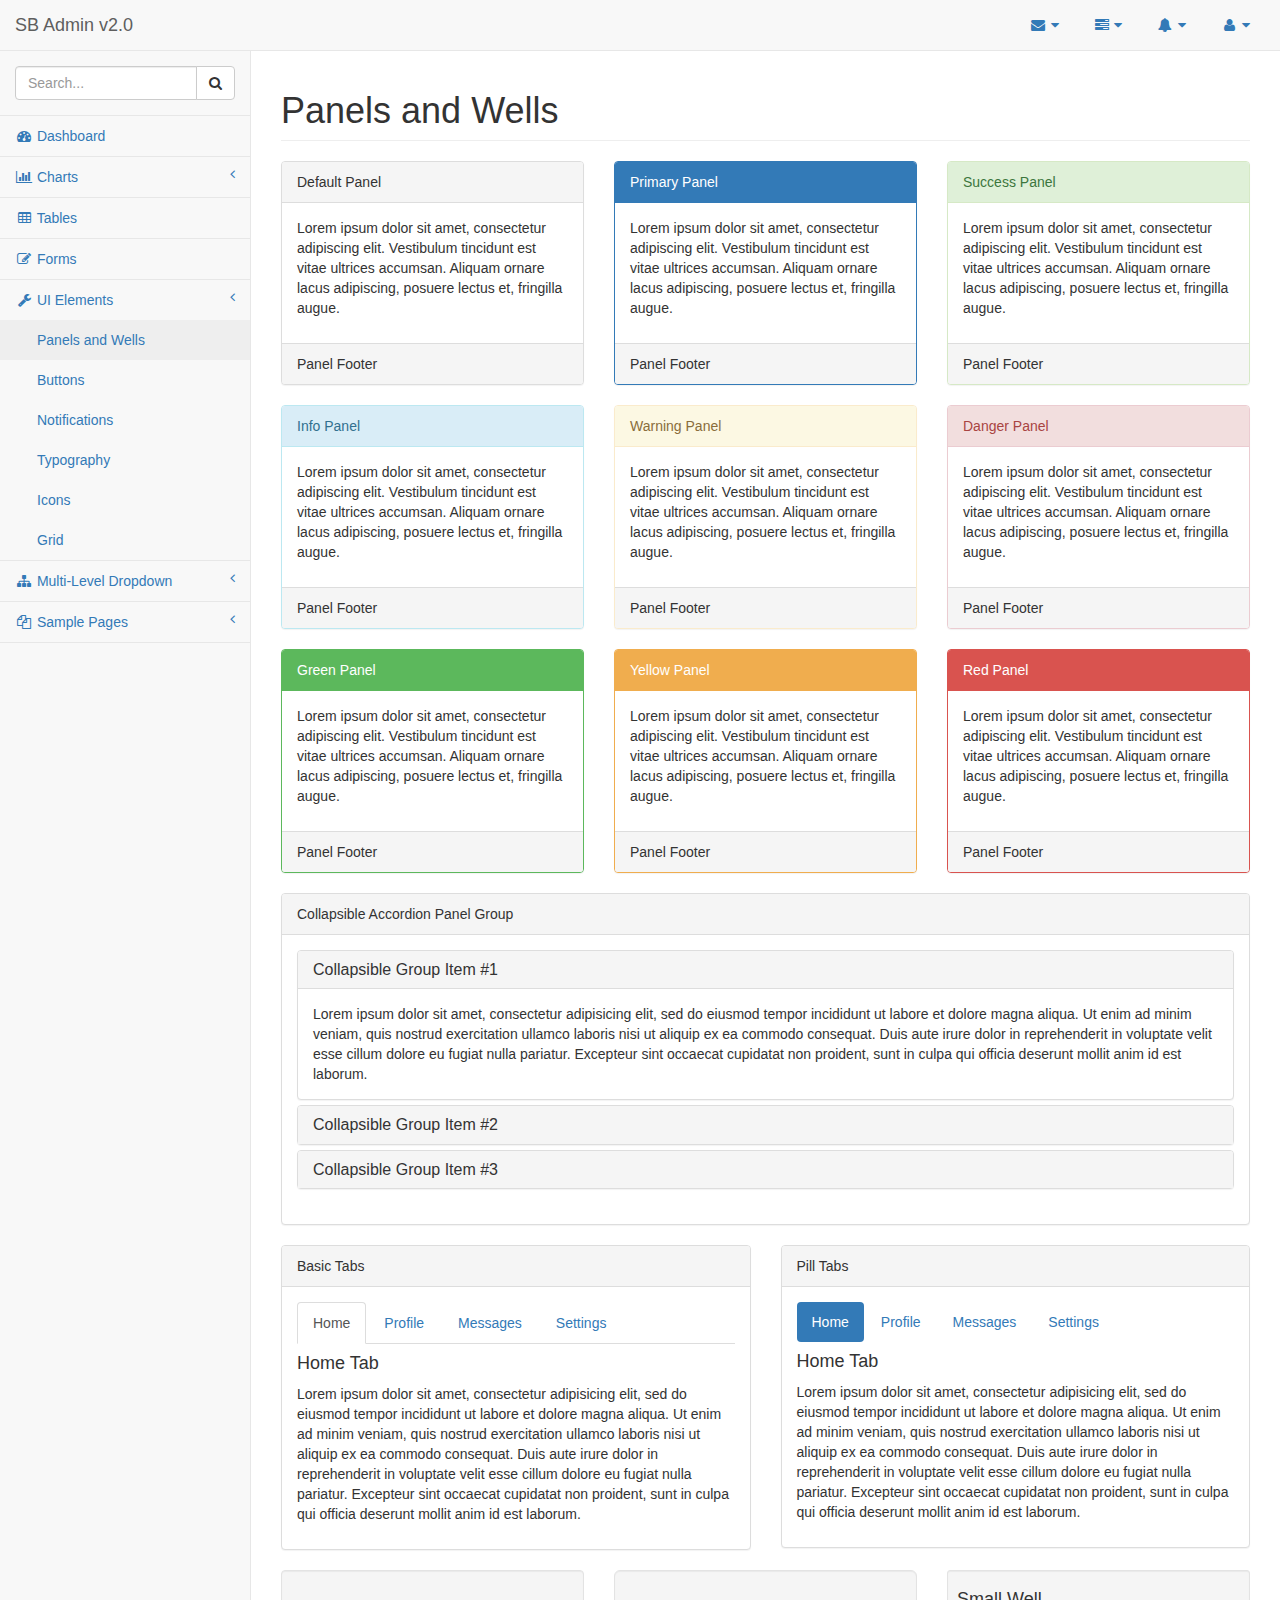
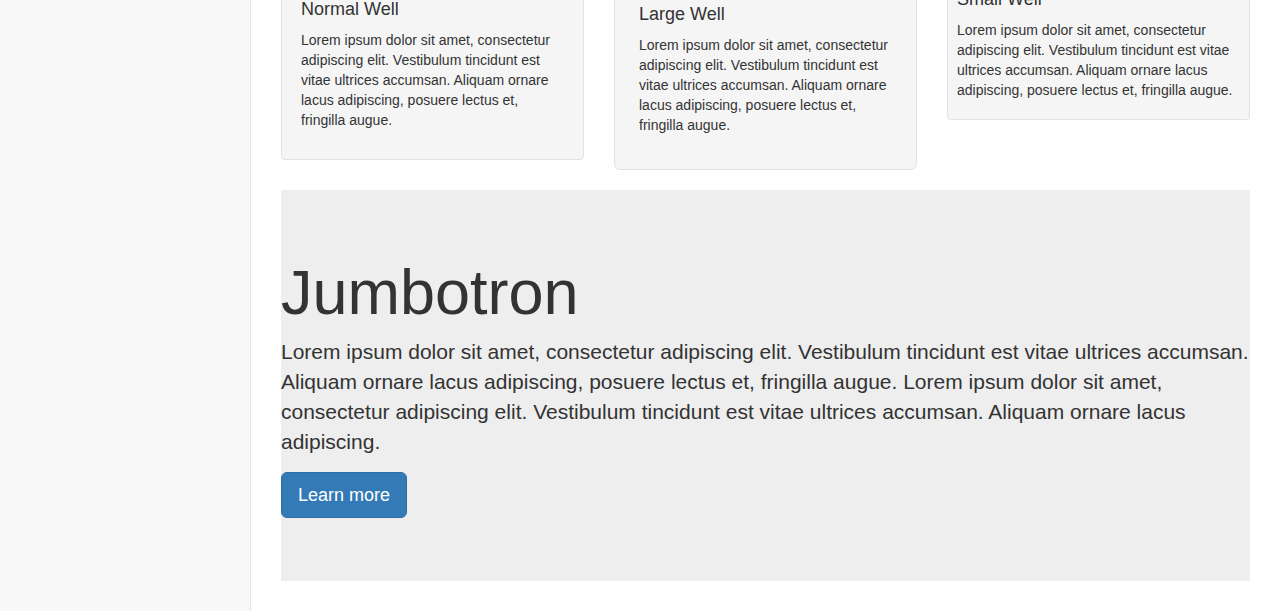
<file: bootadmin/pages/panels-wells.html>
<!DOCTYPE html>
<html lang="en">

<head>

    <meta charset="utf-8">
    <meta http-equiv="X-UA-Compatible" content="IE=edge">
    <meta name="viewport" content="width=device-width, initial-scale=1">
    <meta name="description" content="">
    <meta name="author" content="">

    <title>SB Admin 2 - Bootstrap Admin Theme</title>

    <!-- Bootstrap Core CSS -->
    <link href="../vendor/bootstrap/css/bootstrap.min.css" rel="stylesheet">

    <!-- MetisMenu CSS -->
    <link href="../vendor/metisMenu/metisMenu.min.css" rel="stylesheet">

    <!-- Custom CSS -->
    <link href="../dist/css/sb-admin-2.css" rel="stylesheet">

    <!-- Custom Fonts -->
    <link href="../vendor/font-awesome/css/font-awesome.min.css" rel="stylesheet" type="text/css">

    <!-- HTML5 Shim and Respond.js IE8 support of HTML5 elements and media queries -->
    <!-- WARNING: Respond.js doesn't work if you view the page via file:// -->
    <!--[if lt IE 9]>
        <script src="https://oss.maxcdn.com/libs/html5shiv/3.7.0/html5shiv.js"></script>
        <script src="https://oss.maxcdn.com/libs/respond.js/1.4.2/respond.min.js"></script>
    <![endif]-->

</head>

<body>

    <div id="wrapper">

        <!-- Navigation -->
        <nav class="navbar navbar-default navbar-static-top" role="navigation" style="margin-bottom: 0">
            <div class="navbar-header">
                <button type="button" class="navbar-toggle" data-toggle="collapse" data-target=".navbar-collapse">
                    <span class="sr-only">Toggle navigation</span>
                    <span class="icon-bar"></span>
                    <span class="icon-bar"></span>
                    <span class="icon-bar"></span>
                </button>
                <a class="navbar-brand" href="index.html">SB Admin v2.0</a>
            </div>
            <!-- /.navbar-header -->

            <ul class="nav navbar-top-links navbar-right">
                <li class="dropdown">
                    <a class="dropdown-toggle" data-toggle="dropdown" href="#">
                        <i class="fa fa-envelope fa-fw"></i> <i class="fa fa-caret-down"></i>
                    </a>
                    <ul class="dropdown-menu dropdown-messages">
                        <li>
                            <a href="#">
                                <div>
                                    <strong>John Smith</strong>
                                    <span class="pull-right text-muted">
                                        <em>Yesterday</em>
                                    </span>
                                </div>
                                <div>Lorem ipsum dolor sit amet, consectetur adipiscing elit. Pellentesque eleifend...</div>
                            </a>
                        </li>
                        <li class="divider"></li>
                        <li>
                            <a href="#">
                                <div>
                                    <strong>John Smith</strong>
                                    <span class="pull-right text-muted">
                                        <em>Yesterday</em>
                                    </span>
                                </div>
                                <div>Lorem ipsum dolor sit amet, consectetur adipiscing elit. Pellentesque eleifend...</div>
                            </a>
                        </li>
                        <li class="divider"></li>
                        <li>
                            <a href="#">
                                <div>
                                    <strong>John Smith</strong>
                                    <span class="pull-right text-muted">
                                        <em>Yesterday</em>
                                    </span>
                                </div>
                                <div>Lorem ipsum dolor sit amet, consectetur adipiscing elit. Pellentesque eleifend...</div>
                            </a>
                        </li>
                        <li class="divider"></li>
                        <li>
                            <a class="text-center" href="#">
                                <strong>Read All Messages</strong>
                                <i class="fa fa-angle-right"></i>
                            </a>
                        </li>
                    </ul>
                    <!-- /.dropdown-messages -->
                </li>
                <!-- /.dropdown -->
                <li class="dropdown">
                    <a class="dropdown-toggle" data-toggle="dropdown" href="#">
                        <i class="fa fa-tasks fa-fw"></i> <i class="fa fa-caret-down"></i>
                    </a>
                    <ul class="dropdown-menu dropdown-tasks">
                        <li>
                            <a href="#">
                                <div>
                                    <p>
                                        <strong>Task 1</strong>
                                        <span class="pull-right text-muted">40% Complete</span>
                                    </p>
                                    <div class="progress progress-striped active">
                                        <div class="progress-bar progress-bar-success" role="progressbar" aria-valuenow="40" aria-valuemin="0" aria-valuemax="100" style="width: 40%">
                                            <span class="sr-only">40% Complete (success)</span>
                                        </div>
                                    </div>
                                </div>
                            </a>
                        </li>
                        <li class="divider"></li>
                        <li>
                            <a href="#">
                                <div>
                                    <p>
                                        <strong>Task 2</strong>
                                        <span class="pull-right text-muted">20% Complete</span>
                                    </p>
                                    <div class="progress progress-striped active">
                                        <div class="progress-bar progress-bar-info" role="progressbar" aria-valuenow="20" aria-valuemin="0" aria-valuemax="100" style="width: 20%">
                                            <span class="sr-only">20% Complete</span>
                                        </div>
                                    </div>
                                </div>
                            </a>
                        </li>
                        <li class="divider"></li>
                        <li>
                            <a href="#">
                                <div>
                                    <p>
                                        <strong>Task 3</strong>
                                        <span class="pull-right text-muted">60% Complete</span>
                                    </p>
                                    <div class="progress progress-striped active">
                                        <div class="progress-bar progress-bar-warning" role="progressbar" aria-valuenow="60" aria-valuemin="0" aria-valuemax="100" style="width: 60%">
                                            <span class="sr-only">60% Complete (warning)</span>
                                        </div>
                                    </div>
                                </div>
                            </a>
                        </li>
                        <li class="divider"></li>
                        <li>
                            <a href="#">
                                <div>
                                    <p>
                                        <strong>Task 4</strong>
                                        <span class="pull-right text-muted">80% Complete</span>
                                    </p>
                                    <div class="progress progress-striped active">
                                        <div class="progress-bar progress-bar-danger" role="progressbar" aria-valuenow="80" aria-valuemin="0" aria-valuemax="100" style="width: 80%">
                                            <span class="sr-only">80% Complete (danger)</span>
                                        </div>
                                    </div>
                                </div>
                            </a>
                        </li>
                        <li class="divider"></li>
                        <li>
                            <a class="text-center" href="#">
                                <strong>See All Tasks</strong>
                                <i class="fa fa-angle-right"></i>
                            </a>
                        </li>
                    </ul>
                    <!-- /.dropdown-tasks -->
                </li>
                <!-- /.dropdown -->
                <li class="dropdown">
                    <a class="dropdown-toggle" data-toggle="dropdown" href="#">
                        <i class="fa fa-bell fa-fw"></i> <i class="fa fa-caret-down"></i>
                    </a>
                    <ul class="dropdown-menu dropdown-alerts">
                        <li>
                            <a href="#">
                                <div>
                                    <i class="fa fa-comment fa-fw"></i> New Comment
                                    <span class="pull-right text-muted small">4 minutes ago</span>
                                </div>
                            </a>
                        </li>
                        <li class="divider"></li>
                        <li>
                            <a href="#">
                                <div>
                                    <i class="fa fa-twitter fa-fw"></i> 3 New Followers
                                    <span class="pull-right text-muted small">12 minutes ago</span>
                                </div>
                            </a>
                        </li>
                        <li class="divider"></li>
                        <li>
                            <a href="#">
                                <div>
                                    <i class="fa fa-envelope fa-fw"></i> Message Sent
                                    <span class="pull-right text-muted small">4 minutes ago</span>
                                </div>
                            </a>
                        </li>
                        <li class="divider"></li>
                        <li>
                            <a href="#">
                                <div>
                                    <i class="fa fa-tasks fa-fw"></i> New Task
                                    <span class="pull-right text-muted small">4 minutes ago</span>
                                </div>
                            </a>
                        </li>
                        <li class="divider"></li>
                        <li>
                            <a href="#">
                                <div>
                                    <i class="fa fa-upload fa-fw"></i> Server Rebooted
                                    <span class="pull-right text-muted small">4 minutes ago</span>
                                </div>
                            </a>
                        </li>
                        <li class="divider"></li>
                        <li>
                            <a class="text-center" href="#">
                                <strong>See All Alerts</strong>
                                <i class="fa fa-angle-right"></i>
                            </a>
                        </li>
                    </ul>
                    <!-- /.dropdown-alerts -->
                </li>
                <!-- /.dropdown -->
                <li class="dropdown">
                    <a class="dropdown-toggle" data-toggle="dropdown" href="#">
                        <i class="fa fa-user fa-fw"></i> <i class="fa fa-caret-down"></i>
                    </a>
                    <ul class="dropdown-menu dropdown-user">
                        <li><a href="#"><i class="fa fa-user fa-fw"></i> User Profile</a>
                        </li>
                        <li><a href="#"><i class="fa fa-gear fa-fw"></i> Settings</a>
                        </li>
                        <li class="divider"></li>
                        <li><a href="login.html"><i class="fa fa-sign-out fa-fw"></i> Logout</a>
                        </li>
                    </ul>
                    <!-- /.dropdown-user -->
                </li>
                <!-- /.dropdown -->
            </ul>
            <!-- /.navbar-top-links -->

            <div class="navbar-default sidebar" role="navigation">
                <div class="sidebar-nav navbar-collapse">
                    <ul class="nav" id="side-menu">
                        <li class="sidebar-search">
                            <div class="input-group custom-search-form">
                                <input type="text" class="form-control" placeholder="Search...">
                                <span class="input-group-btn">
                                <button class="btn btn-default" type="button">
                                    <i class="fa fa-search"></i>
                                </button>
                            </span>
                            </div>
                            <!-- /input-group -->
                        </li>
                        <li>
                            <a href="index.html"><i class="fa fa-dashboard fa-fw"></i> Dashboard</a>
                        </li>
                        <li>
                            <a href="#"><i class="fa fa-bar-chart-o fa-fw"></i> Charts<span class="fa arrow"></span></a>
                            <ul class="nav nav-second-level">
                                <li>
                                    <a href="flot.html">Flot Charts</a>
                                </li>
                                <li>
                                    <a href="morris.html">Morris.js Charts</a>
                                </li>
                            </ul>
                            <!-- /.nav-second-level -->
                        </li>
                        <li>
                            <a href="tables.html"><i class="fa fa-table fa-fw"></i> Tables</a>
                        </li>
                        <li>
                            <a href="forms.html"><i class="fa fa-edit fa-fw"></i> Forms</a>
                        </li>
                        <li>
                            <a href="#"><i class="fa fa-wrench fa-fw"></i> UI Elements<span class="fa arrow"></span></a>
                            <ul class="nav nav-second-level">
                                <li>
                                    <a href="panels-wells.html">Panels and Wells</a>
                                </li>
                                <li>
                                    <a href="buttons.html">Buttons</a>
                                </li>
                                <li>
                                    <a href="notifications.html">Notifications</a>
                                </li>
                                <li>
                                    <a href="typography.html">Typography</a>
                                </li>
                                <li>
                                    <a href="icons.html"> Icons</a>
                                </li>
                                <li>
                                    <a href="grid.html">Grid</a>
                                </li>
                            </ul>
                            <!-- /.nav-second-level -->
                        </li>
                        <li>
                            <a href="#"><i class="fa fa-sitemap fa-fw"></i> Multi-Level Dropdown<span class="fa arrow"></span></a>
                            <ul class="nav nav-second-level">
                                <li>
                                    <a href="#">Second Level Item</a>
                                </li>
                                <li>
                                    <a href="#">Second Level Item</a>
                                </li>
                                <li>
                                    <a href="#">Third Level <span class="fa arrow"></span></a>
                                    <ul class="nav nav-third-level">
                                        <li>
                                            <a href="#">Third Level Item</a>
                                        </li>
                                        <li>
                                            <a href="#">Third Level Item</a>
                                        </li>
                                        <li>
                                            <a href="#">Third Level Item</a>
                                        </li>
                                        <li>
                                            <a href="#">Third Level Item</a>
                                        </li>
                                    </ul>
                                    <!-- /.nav-third-level -->
                                </li>
                            </ul>
                            <!-- /.nav-second-level -->
                        </li>
                        <li>
                            <a href="#"><i class="fa fa-files-o fa-fw"></i> Sample Pages<span class="fa arrow"></span></a>
                            <ul class="nav nav-second-level">
                                <li>
                                    <a href="blank.html">Blank Page</a>
                                </li>
                                <li>
                                    <a href="login.html">Login Page</a>
                                </li>
                            </ul>
                            <!-- /.nav-second-level -->
                        </li>
                    </ul>
                </div>
                <!-- /.sidebar-collapse -->
            </div>
            <!-- /.navbar-static-side -->
        </nav>

        <div id="page-wrapper">
            <div class="row">
                <div class="col-lg-12">
                    <h1 class="page-header">Panels and Wells</h1>
                </div>
                <!-- /.col-lg-12 -->
            </div>
            <!-- /.row -->
            <div class="row">
                <div class="col-lg-4">
                    <div class="panel panel-default">
                        <div class="panel-heading">
                            Default Panel
                        </div>
                        <div class="panel-body">
                            <p>Lorem ipsum dolor sit amet, consectetur adipiscing elit. Vestibulum tincidunt est vitae ultrices accumsan. Aliquam ornare lacus adipiscing, posuere lectus et, fringilla augue.</p>
                        </div>
                        <div class="panel-footer">
                            Panel Footer
                        </div>
                    </div>
                </div>
                <!-- /.col-lg-4 -->
                <div class="col-lg-4">
                    <div class="panel panel-primary">
                        <div class="panel-heading">
                            Primary Panel
                        </div>
                        <div class="panel-body">
                            <p>Lorem ipsum dolor sit amet, consectetur adipiscing elit. Vestibulum tincidunt est vitae ultrices accumsan. Aliquam ornare lacus adipiscing, posuere lectus et, fringilla augue.</p>
                        </div>
                        <div class="panel-footer">
                            Panel Footer
                        </div>
                    </div>
                </div>
                <!-- /.col-lg-4 -->
                <div class="col-lg-4">
                    <div class="panel panel-success">
                        <div class="panel-heading">
                            Success Panel
                        </div>
                        <div class="panel-body">
                            <p>Lorem ipsum dolor sit amet, consectetur adipiscing elit. Vestibulum tincidunt est vitae ultrices accumsan. Aliquam ornare lacus adipiscing, posuere lectus et, fringilla augue.</p>
                        </div>
                        <div class="panel-footer">
                            Panel Footer
                        </div>
                    </div>
                </div>
                <!-- /.col-lg-4 -->
            </div>
            <!-- /.row -->
            <div class="row">
                <div class="col-lg-4">
                    <div class="panel panel-info">
                        <div class="panel-heading">
                            Info Panel
                        </div>
                        <div class="panel-body">
                            <p>Lorem ipsum dolor sit amet, consectetur adipiscing elit. Vestibulum tincidunt est vitae ultrices accumsan. Aliquam ornare lacus adipiscing, posuere lectus et, fringilla augue.</p>
                        </div>
                        <div class="panel-footer">
                            Panel Footer
                        </div>
                    </div>
                </div>
                <!-- /.col-lg-4 -->
                <div class="col-lg-4">
                    <div class="panel panel-warning">
                        <div class="panel-heading">
                            Warning Panel
                        </div>
                        <div class="panel-body">
                            <p>Lorem ipsum dolor sit amet, consectetur adipiscing elit. Vestibulum tincidunt est vitae ultrices accumsan. Aliquam ornare lacus adipiscing, posuere lectus et, fringilla augue.</p>
                        </div>
                        <div class="panel-footer">
                            Panel Footer
                        </div>
                    </div>
                </div>
                <!-- /.col-lg-4 -->
                <div class="col-lg-4">
                    <div class="panel panel-danger">
                        <div class="panel-heading">
                            Danger Panel
                        </div>
                        <div class="panel-body">
                            <p>Lorem ipsum dolor sit amet, consectetur adipiscing elit. Vestibulum tincidunt est vitae ultrices accumsan. Aliquam ornare lacus adipiscing, posuere lectus et, fringilla augue.</p>
                        </div>
                        <div class="panel-footer">
                            Panel Footer
                        </div>
                    </div>
                </div>
                <!-- /.col-lg-4 -->
            </div>
            <!-- /.row -->
            <div class="row">
                <div class="col-lg-4">
                    <div class="panel panel-green">
                        <div class="panel-heading">
                            Green Panel
                        </div>
                        <div class="panel-body">
                            <p>Lorem ipsum dolor sit amet, consectetur adipiscing elit. Vestibulum tincidunt est vitae ultrices accumsan. Aliquam ornare lacus adipiscing, posuere lectus et, fringilla augue.</p>
                        </div>
                        <div class="panel-footer">
                            Panel Footer
                        </div>
                    </div>
                    <!-- /.col-lg-4 -->
                </div>
                <div class="col-lg-4">
                    <div class="panel panel-yellow">
                        <div class="panel-heading">
                            Yellow Panel
                        </div>
                        <div class="panel-body">
                            <p>Lorem ipsum dolor sit amet, consectetur adipiscing elit. Vestibulum tincidunt est vitae ultrices accumsan. Aliquam ornare lacus adipiscing, posuere lectus et, fringilla augue.</p>
                        </div>
                        <div class="panel-footer">
                            Panel Footer
                        </div>
                    </div>
                    <!-- /.col-lg-4 -->
                </div>
                <div class="col-lg-4">
                    <div class="panel panel-red">
                        <div class="panel-heading">
                            Red Panel
                        </div>
                        <div class="panel-body">
                            <p>Lorem ipsum dolor sit amet, consectetur adipiscing elit. Vestibulum tincidunt est vitae ultrices accumsan. Aliquam ornare lacus adipiscing, posuere lectus et, fringilla augue.</p>
                        </div>
                        <div class="panel-footer">
                            Panel Footer
                        </div>
                    </div>
                    <!-- /.col-lg-4 -->
                </div>
            </div>
            <!-- /.row -->
            <div class="row">
                <div class="col-lg-12">
                    <div class="panel panel-default">
                        <div class="panel-heading">
                            Collapsible Accordion Panel Group
                        </div>
                        <!-- .panel-heading -->
                        <div class="panel-body">
                            <div class="panel-group" id="accordion">
                                <div class="panel panel-default">
                                    <div class="panel-heading">
                                        <h4 class="panel-title">
                                            <a data-toggle="collapse" data-parent="#accordion" href="#collapseOne">Collapsible Group Item #1</a>
                                        </h4>
                                    </div>
                                    <div id="collapseOne" class="panel-collapse collapse in">
                                        <div class="panel-body">
                                            Lorem ipsum dolor sit amet, consectetur adipisicing elit, sed do eiusmod tempor incididunt ut labore et dolore magna aliqua. Ut enim ad minim veniam, quis nostrud exercitation ullamco laboris nisi ut aliquip ex ea commodo consequat. Duis aute irure dolor in reprehenderit in voluptate velit esse cillum dolore eu fugiat nulla pariatur. Excepteur sint occaecat cupidatat non proident, sunt in culpa qui officia deserunt mollit anim id est laborum.
                                        </div>
                                    </div>
                                </div>
                                <div class="panel panel-default">
                                    <div class="panel-heading">
                                        <h4 class="panel-title">
                                            <a data-toggle="collapse" data-parent="#accordion" href="#collapseTwo">Collapsible Group Item #2</a>
                                        </h4>
                                    </div>
                                    <div id="collapseTwo" class="panel-collapse collapse">
                                        <div class="panel-body">
                                            Lorem ipsum dolor sit amet, consectetur adipisicing elit, sed do eiusmod tempor incididunt ut labore et dolore magna aliqua. Ut enim ad minim veniam, quis nostrud exercitation ullamco laboris nisi ut aliquip ex ea commodo consequat. Duis aute irure dolor in reprehenderit in voluptate velit esse cillum dolore eu fugiat nulla pariatur. Excepteur sint occaecat cupidatat non proident, sunt in culpa qui officia deserunt mollit anim id est laborum.
                                        </div>
                                    </div>
                                </div>
                                <div class="panel panel-default">
                                    <div class="panel-heading">
                                        <h4 class="panel-title">
                                            <a data-toggle="collapse" data-parent="#accordion" href="#collapseThree">Collapsible Group Item #3</a>
                                        </h4>
                                    </div>
                                    <div id="collapseThree" class="panel-collapse collapse">
                                        <div class="panel-body">
                                            Lorem ipsum dolor sit amet, consectetur adipisicing elit, sed do eiusmod tempor incididunt ut labore et dolore magna aliqua. Ut enim ad minim veniam, quis nostrud exercitation ullamco laboris nisi ut aliquip ex ea commodo consequat. Duis aute irure dolor in reprehenderit in voluptate velit esse cillum dolore eu fugiat nulla pariatur. Excepteur sint occaecat cupidatat non proident, sunt in culpa qui officia deserunt mollit anim id est laborum.
                                        </div>
                                    </div>
                                </div>
                            </div>
                        </div>
                        <!-- .panel-body -->
                    </div>
                    <!-- /.panel -->
                </div>
                <!-- /.col-lg-12 -->
            </div>
            <!-- /.row -->
            <div class="row">
                <div class="col-lg-6">
                    <div class="panel panel-default">
                        <div class="panel-heading">
                            Basic Tabs
                        </div>
                        <!-- /.panel-heading -->
                        <div class="panel-body">
                            <!-- Nav tabs -->
                            <ul class="nav nav-tabs">
                                <li class="active"><a href="#home" data-toggle="tab">Home</a>
                                </li>
                                <li><a href="#profile" data-toggle="tab">Profile</a>
                                </li>
                                <li><a href="#messages" data-toggle="tab">Messages</a>
                                </li>
                                <li><a href="#settings" data-toggle="tab">Settings</a>
                                </li>
                            </ul>

                            <!-- Tab panes -->
                            <div class="tab-content">
                                <div class="tab-pane fade in active" id="home">
                                    <h4>Home Tab</h4>
                                    <p>Lorem ipsum dolor sit amet, consectetur adipisicing elit, sed do eiusmod tempor incididunt ut labore et dolore magna aliqua. Ut enim ad minim veniam, quis nostrud exercitation ullamco laboris nisi ut aliquip ex ea commodo consequat. Duis aute irure dolor in reprehenderit in voluptate velit esse cillum dolore eu fugiat nulla pariatur. Excepteur sint occaecat cupidatat non proident, sunt in culpa qui officia deserunt mollit anim id est laborum.</p>
                                </div>
                                <div class="tab-pane fade" id="profile">
                                    <h4>Profile Tab</h4>
                                    <p>Lorem ipsum dolor sit amet, consectetur adipisicing elit, sed do eiusmod tempor incididunt ut labore et dolore magna aliqua. Ut enim ad minim veniam, quis nostrud exercitation ullamco laboris nisi ut aliquip ex ea commodo consequat. Duis aute irure dolor in reprehenderit in voluptate velit esse cillum dolore eu fugiat nulla pariatur. Excepteur sint occaecat cupidatat non proident, sunt in culpa qui officia deserunt mollit anim id est laborum.</p>
                                </div>
                                <div class="tab-pane fade" id="messages">
                                    <h4>Messages Tab</h4>
                                    <p>Lorem ipsum dolor sit amet, consectetur adipisicing elit, sed do eiusmod tempor incididunt ut labore et dolore magna aliqua. Ut enim ad minim veniam, quis nostrud exercitation ullamco laboris nisi ut aliquip ex ea commodo consequat. Duis aute irure dolor in reprehenderit in voluptate velit esse cillum dolore eu fugiat nulla pariatur. Excepteur sint occaecat cupidatat non proident, sunt in culpa qui officia deserunt mollit anim id est laborum.</p>
                                </div>
                                <div class="tab-pane fade" id="settings">
                                    <h4>Settings Tab</h4>
                                    <p>Lorem ipsum dolor sit amet, consectetur adipisicing elit, sed do eiusmod tempor incididunt ut labore et dolore magna aliqua. Ut enim ad minim veniam, quis nostrud exercitation ullamco laboris nisi ut aliquip ex ea commodo consequat. Duis aute irure dolor in reprehenderit in voluptate velit esse cillum dolore eu fugiat nulla pariatur. Excepteur sint occaecat cupidatat non proident, sunt in culpa qui officia deserunt mollit anim id est laborum.</p>
                                </div>
                            </div>
                        </div>
                        <!-- /.panel-body -->
                    </div>
                    <!-- /.panel -->
                </div>
                <!-- /.col-lg-6 -->
                <div class="col-lg-6">
                    <div class="panel panel-default">
                        <div class="panel-heading">
                            Pill Tabs
                        </div>
                        <!-- /.panel-heading -->
                        <div class="panel-body">
                            <!-- Nav tabs -->
                            <ul class="nav nav-pills">
                                <li class="active"><a href="#home-pills" data-toggle="tab">Home</a>
                                </li>
                                <li><a href="#profile-pills" data-toggle="tab">Profile</a>
                                </li>
                                <li><a href="#messages-pills" data-toggle="tab">Messages</a>
                                </li>
                                <li><a href="#settings-pills" data-toggle="tab">Settings</a>
                                </li>
                            </ul>

                            <!-- Tab panes -->
                            <div class="tab-content">
                                <div class="tab-pane fade in active" id="home-pills">
                                    <h4>Home Tab</h4>
                                    <p>Lorem ipsum dolor sit amet, consectetur adipisicing elit, sed do eiusmod tempor incididunt ut labore et dolore magna aliqua. Ut enim ad minim veniam, quis nostrud exercitation ullamco laboris nisi ut aliquip ex ea commodo consequat. Duis aute irure dolor in reprehenderit in voluptate velit esse cillum dolore eu fugiat nulla pariatur. Excepteur sint occaecat cupidatat non proident, sunt in culpa qui officia deserunt mollit anim id est laborum.</p>
                                </div>
                                <div class="tab-pane fade" id="profile-pills">
                                    <h4>Profile Tab</h4>
                                    <p>Lorem ipsum dolor sit amet, consectetur adipisicing elit, sed do eiusmod tempor incididunt ut labore et dolore magna aliqua. Ut enim ad minim veniam, quis nostrud exercitation ullamco laboris nisi ut aliquip ex ea commodo consequat. Duis aute irure dolor in reprehenderit in voluptate velit esse cillum dolore eu fugiat nulla pariatur. Excepteur sint occaecat cupidatat non proident, sunt in culpa qui officia deserunt mollit anim id est laborum.</p>
                                </div>
                                <div class="tab-pane fade" id="messages-pills">
                                    <h4>Messages Tab</h4>
                                    <p>Lorem ipsum dolor sit amet, consectetur adipisicing elit, sed do eiusmod tempor incididunt ut labore et dolore magna aliqua. Ut enim ad minim veniam, quis nostrud exercitation ullamco laboris nisi ut aliquip ex ea commodo consequat. Duis aute irure dolor in reprehenderit in voluptate velit esse cillum dolore eu fugiat nulla pariatur. Excepteur sint occaecat cupidatat non proident, sunt in culpa qui officia deserunt mollit anim id est laborum.</p>
                                </div>
                                <div class="tab-pane fade" id="settings-pills">
                                    <h4>Settings Tab</h4>
                                    <p>Lorem ipsum dolor sit amet, consectetur adipisicing elit, sed do eiusmod tempor incididunt ut labore et dolore magna aliqua. Ut enim ad minim veniam, quis nostrud exercitation ullamco laboris nisi ut aliquip ex ea commodo consequat. Duis aute irure dolor in reprehenderit in voluptate velit esse cillum dolore eu fugiat nulla pariatur. Excepteur sint occaecat cupidatat non proident, sunt in culpa qui officia deserunt mollit anim id est laborum.</p>
                                </div>
                            </div>
                        </div>
                        <!-- /.panel-body -->
                    </div>
                    <!-- /.panel -->
                </div>
                <!-- /.col-lg-6 -->
            </div>
            <!-- /.row -->
            <div class="row">
                <div class="col-lg-4">
                    <div class="well">
                        <h4>Normal Well</h4>
                        <p>Lorem ipsum dolor sit amet, consectetur adipiscing elit. Vestibulum tincidunt est vitae ultrices accumsan. Aliquam ornare lacus adipiscing, posuere lectus et, fringilla augue.</p>
                    </div>
                </div>
                <!-- /.col-lg-4 -->
                <div class="col-lg-4">
                    <div class="well well-lg">
                        <h4>Large Well</h4>
                        <p>Lorem ipsum dolor sit amet, consectetur adipiscing elit. Vestibulum tincidunt est vitae ultrices accumsan. Aliquam ornare lacus adipiscing, posuere lectus et, fringilla augue.</p>
                    </div>
                </div>
                <!-- /.col-lg-4 -->
                <div class="col-lg-4">
                    <div class="well well-sm">
                        <h4>Small Well</h4>
                        <p>Lorem ipsum dolor sit amet, consectetur adipiscing elit. Vestibulum tincidunt est vitae ultrices accumsan. Aliquam ornare lacus adipiscing, posuere lectus et, fringilla augue.</p>
                    </div>
                </div>
                <!-- /.col-lg-4 -->
            </div>
            <!-- /.row -->
            <div class="row">
                <div class="col-lg-12">
                    <div class="jumbotron">
                        <h1>Jumbotron</h1>
                        <p>Lorem ipsum dolor sit amet, consectetur adipiscing elit. Vestibulum tincidunt est vitae ultrices accumsan. Aliquam ornare lacus adipiscing, posuere lectus et, fringilla augue. Lorem ipsum dolor sit amet, consectetur adipiscing elit. Vestibulum tincidunt est vitae ultrices accumsan. Aliquam ornare lacus adipiscing.</p>
                        <p><a class="btn btn-primary btn-lg" role="button">Learn more</a>
                        </p>
                    </div>
                </div>
                <!-- /.col-lg-12 -->
            </div>
            <!-- /.row -->
        </div>
        <!-- /#page-wrapper -->

    </div>
    <!-- /#wrapper -->

    <!-- jQuery -->
    <script src="../vendor/jquery/jquery.min.js"></script>

    <!-- Bootstrap Core JavaScript -->
    <script src="../vendor/bootstrap/js/bootstrap.min.js"></script>

    <!-- Metis Menu Plugin JavaScript -->
    <script src="../vendor/metisMenu/metisMenu.min.js"></script>

    <!-- Custom Theme JavaScript -->
    <script src="../dist/js/sb-admin-2.js"></script>

</body>

</html>
</file>
<file: bootadmin/vendor/morrisjs/morris.css>
.morris-hover{position:absolute;z-index:1000}.morris-hover.morris-default-style{border-radius:10px;padding:6px;color:#666;background:rgba(255,255,255,0.8);border:solid 2px rgba(230,230,230,0.8);font-family:sans-serif;font-size:12px;text-align:center}.morris-hover.morris-default-style .morris-hover-row-label{font-weight:bold;margin:0.25em 0}
.morris-hover.morris-default-style .morris-hover-point{white-space:nowrap;margin:0.1em 0}
</file>
<file: bootadmin/vendor/metisMenu/metisMenu.min.css>
/*
 * metismenu - v1.1.3
 * Easy menu jQuery plugin for Twitter Bootstrap 3
 * https://github.com/onokumus/metisMenu
 *
 * Made by Osman Nuri Okumus
 * Under MIT License
 */

.arrow{float:right;line-height:1.42857}.glyphicon.arrow:before{content:"\e079"}.active>a>.glyphicon.arrow:before{content:"\e114"}.fa.arrow:before{content:"\f104"}.active>a>.fa.arrow:before{content:"\f107"}.plus-times{float:right}.fa.plus-times:before{content:"\f067"}.active>a>.fa.plus-times{filter:progid:DXImageTransform.Microsoft.BasicImage(rotation=1);-webkit-transform:rotate(45deg);-moz-transform:rotate(45deg);-ms-transform:rotate(45deg);-o-transform:rotate(45deg);transform:rotate(45deg)}.plus-minus{float:right}.fa.plus-minus:before{content:"\f067"}.active>a>.fa.plus-minus:before{content:"\f068"}
</file>
<file: bootadmin/dist/css/sb-admin-2.css>
/*!
 * Start Bootstrap - SB Admin 2 v3.3.7+1 (http://startbootstrap.com/template-overviews/sb-admin-2)
 * Copyright 2013-2016 Start Bootstrap
 * Licensed under MIT (https://github.com/BlackrockDigital/startbootstrap/blob/gh-pages/LICENSE)
 */
body {
  background-color: #f8f8f8;
}
#wrapper {
  width: 100%;
}
#page-wrapper {
  padding: 0 15px;
  min-height: 568px;
  background-color: white;
}
@media (min-width: 768px) {
  #page-wrapper {
    position: inherit;
    margin: 0 0 0 250px;
    padding: 0 30px;
    border-left: 1px solid #e7e7e7;
  }
}
.navbar-top-links {
  margin-right: 0;
}
.navbar-top-links li {
  display: inline-block;
}
.navbar-top-links li:last-child {
  margin-right: 15px;
}
.navbar-top-links li a {
  padding: 15px;
  min-height: 50px;
}
.navbar-top-links .dropdown-menu li {
  display: block;
}
.navbar-top-links .dropdown-menu li:last-child {
  margin-right: 0;
}
.navbar-top-links .dropdown-menu li a {
  padding: 3px 20px;
  min-height: 0;
}
.navbar-top-links .dropdown-menu li a div {
  white-space: normal;
}
.navbar-top-links .dropdown-messages,
.navbar-top-links .dropdown-tasks,
.navbar-top-links .dropdown-alerts {
  width: 310px;
  min-width: 0;
}
.navbar-top-links .dropdown-messages {
  margin-left: 5px;
}
.navbar-top-links .dropdown-tasks {
  margin-left: -59px;
}
.navbar-top-links .dropdown-alerts {
  margin-left: -123px;
}
.navbar-top-links .dropdown-user {
  right: 0;
  left: auto;
}
.sidebar .sidebar-nav.navbar-collapse {
  padding-left: 0;
  padding-right: 0;
}
.sidebar .sidebar-search {
  padding: 15px;
}
.sidebar ul li {
  border-bottom: 1px solid #e7e7e7;
}
.sidebar ul li a.active {
  background-color: #eeeeee;
}
.sidebar .arrow {
  float: right;
}
.sidebar .fa.arrow:before {
  content: "\f104";
}
.sidebar .active > a > .fa.arrow:before {
  content: "\f107";
}
.sidebar .nav-second-level li,
.sidebar .nav-third-level li {
  border-bottom: none !important;
}
.sidebar .nav-second-level li a {
  padding-left: 37px;
}
.sidebar .nav-third-level li a {
  padding-left: 52px;
}
@media (min-width: 768px) {
  .sidebar {
    z-index: 1;
    position: absolute;
    width: 250px;
    margin-top: 51px;
  }
  .navbar-top-links .dropdown-messages,
  .navbar-top-links .dropdown-tasks,
  .navbar-top-links .dropdown-alerts {
    margin-left: auto;
  }
}
.btn-outline {
  color: inherit;
  background-color: transparent;
  transition: all .5s;
}
.btn-primary.btn-outline {
  color: #428bca;
}
.btn-success.btn-outline {
  color: #5cb85c;
}
.btn-info.btn-outline {
  color: #5bc0de;
}
.btn-warning.btn-outline {
  color: #f0ad4e;
}
.btn-danger.btn-outline {
  color: #d9534f;
}
.btn-primary.btn-outline:hover,
.btn-success.btn-outline:hover,
.btn-info.btn-outline:hover,
.btn-warning.btn-outline:hover,
.btn-danger.btn-outline:hover {
  color: white;
}
.chat {
  margin: 0;
  padding: 0;
  list-style: none;
}
.chat li {
  margin-bottom: 10px;
  padding-bottom: 5px;
  border-bottom: 1px dotted #999999;
}
.chat li.left .chat-body {
  margin-left: 60px;
}
.chat li.right .chat-body {
  margin-right: 60px;
}
.chat li .chat-body p {
  margin: 0;
}
.panel .slidedown .glyphicon,
.chat .glyphicon {
  margin-right: 5px;
}
.chat-panel .panel-body {
  height: 350px;
  overflow-y: scroll;
}
.login-panel {
  margin-top: 25%;
}
.flot-chart {
  display: block;
  height: 400px;
}
.flot-chart-content {
  width: 100%;
  height: 100%;
}
table.dataTable thead .sorting,
table.dataTable thead .sorting_asc,
table.dataTable thead .sorting_desc,
table.dataTable thead .sorting_asc_disabled,
table.dataTable thead .sorting_desc_disabled {
  background: transparent;
}
table.dataTable thead .sorting_asc:after {
  content: "\f0de";
  float: right;
  font-family: fontawesome;
}
table.dataTable thead .sorting_desc:after {
  content: "\f0dd";
  float: right;
  font-family: fontawesome;
}
table.dataTable thead .sorting:after {
  content: "\f0dc";
  float: right;
  font-family: fontawesome;
  color: rgba(50, 50, 50, 0.5);
}
.btn-circle {
  width: 30px;
  height: 30px;
  padding: 6px 0;
  border-radius: 15px;
  text-align: center;
  font-size: 12px;
  line-height: 1.428571429;
}
.btn-circle.btn-lg {
  width: 50px;
  height: 50px;
  padding: 10px 16px;
  border-radius: 25px;
  font-size: 18px;
  line-height: 1.33;
}
.btn-circle.btn-xl {
  width: 70px;
  height: 70px;
  padding: 10px 16px;
  border-radius: 35px;
  font-size: 24px;
  line-height: 1.33;
}
.show-grid [class^="col-"] {
  padding-top: 10px;
  padding-bottom: 10px;
  border: 1px solid #ddd;
  background-color: #eee !important;
}
.show-grid {
  margin: 15px 0;
}
.huge {
  font-size: 40px;
}
.panel-green {
  border-color: #5cb85c;
}
.panel-green > .panel-heading {
  border-color: #5cb85c;
  color: white;
  background-color: #5cb85c;
}
.panel-green > a {
  color: #5cb85c;
}
.panel-green > a:hover {
  color: #3d8b3d;
}
.panel-red {
  border-color: #d9534f;
}
.panel-red > .panel-heading {
  border-color: #d9534f;
  color: white;
  background-color: #d9534f;
}
.panel-red > a {
  color: #d9534f;
}
.panel-red > a:hover {
  color: #b52b27;
}
.panel-yellow {
  border-color: #f0ad4e;
}
.panel-yellow > .panel-heading {
  border-color: #f0ad4e;
  color: white;
  background-color: #f0ad4e;
}
.panel-yellow > a {
  color: #f0ad4e;
}
.panel-yellow > a:hover {
  color: #df8a13;
}
.timeline {
  position: relative;
  padding: 20px 0 20px;
  list-style: none;
}
.timeline:before {
  content: " ";
  position: absolute;
  top: 0;
  bottom: 0;
  left: 50%;
  width: 3px;
  margin-left: -1.5px;
  background-color: #eeeeee;
}
.timeline > li {
  position: relative;
  margin-bottom: 20px;
}
.timeline > li:before,
.timeline > li:after {
  content: " ";
  display: table;
}
.timeline > li:after {
  clear: both;
}
.timeline > li:before,
.timeline > li:after {
  content: " ";
  display: table;
}
.timeline > li:after {
  clear: both;
}
.timeline > li > .timeline-panel {
  float: left;
  position: relative;
  width: 46%;
  padding: 20px;
  border: 1px solid #d4d4d4;
  border-radius: 2px;
  -webkit-box-shadow: 0 1px 6px rgba(0, 0, 0, 0.175);
  box-shadow: 0 1px 6px rgba(0, 0, 0, 0.175);
}
.timeline > li > .timeline-panel:before {
  content: " ";
  display: inline-block;
  position: absolute;
  top: 26px;
  right: -15px;
  border-top: 15px solid transparent;
  border-right: 0 solid #ccc;
  border-bottom: 15px solid transparent;
  border-left: 15px solid #ccc;
}
.timeline > li > .timeline-panel:after {
  content: " ";
  display: inline-block;
  position: absolute;
  top: 27px;
  right: -14px;
  border-top: 14px solid transparent;
  border-right: 0 solid #fff;
  border-bottom: 14px solid transparent;
  border-left: 14px solid #fff;
}
.timeline > li > .timeline-badge {
  z-index: 100;
  position: absolute;
  top: 16px;
  left: 50%;
  width: 50px;
  height: 50px;
  margin-left: -25px;
  border-radius: 50% 50% 50% 50%;
  text-align: center;
  font-size: 1.4em;
  line-height: 50px;
  color: #fff;
  background-color: #999999;
}
.timeline > li.timeline-inverted > .timeline-panel {
  float: right;
}
.timeline > li.timeline-inverted > .timeline-panel:before {
  right: auto;
  left: -15px;
  border-right-width: 15px;
  border-left-width: 0;
}
.timeline > li.timeline-inverted > .timeline-panel:after {
  right: auto;
  left: -14px;
  border-right-width: 14px;
  border-left-width: 0;
}
.timeline-badge.primary {
  background-color: #2e6da4 !important;
}
.timeline-badge.success {
  background-color: #3f903f !important;
}
.timeline-badge.warning {
  background-color: #f0ad4e !important;
}
.timeline-badge.danger {
  background-color: #d9534f !important;
}
.timeline-badge.info {
  background-color: #5bc0de !important;
}
.timeline-title {
  margin-top: 0;
  color: inherit;
}
.timeline-body > p,
.timeline-body > ul {
  margin-bottom: 0;
}
.timeline-body > p + p {
  margin-top: 5px;
}
@media (max-width: 767px) {
  ul.timeline:before {
    left: 40px;
  }
  ul.timeline > li > .timeline-panel {
    width: calc(10%);
    width: -moz-calc(10%);
    width: -webkit-calc(10%);
  }
  ul.timeline > li > .timeline-badge {
    top: 16px;
    left: 15px;
    margin-left: 0;
  }
  ul.timeline > li > .timeline-panel {
    float: right;
  }
  ul.timeline > li > .timeline-panel:before {
    right: auto;
    left: -15px;
    border-right-width: 15px;
    border-left-width: 0;
  }
  ul.timeline > li > .timeline-panel:after {
    right: auto;
    left: -14px;
    border-right-width: 14px;
    border-left-width: 0;
  }
}
</file>
